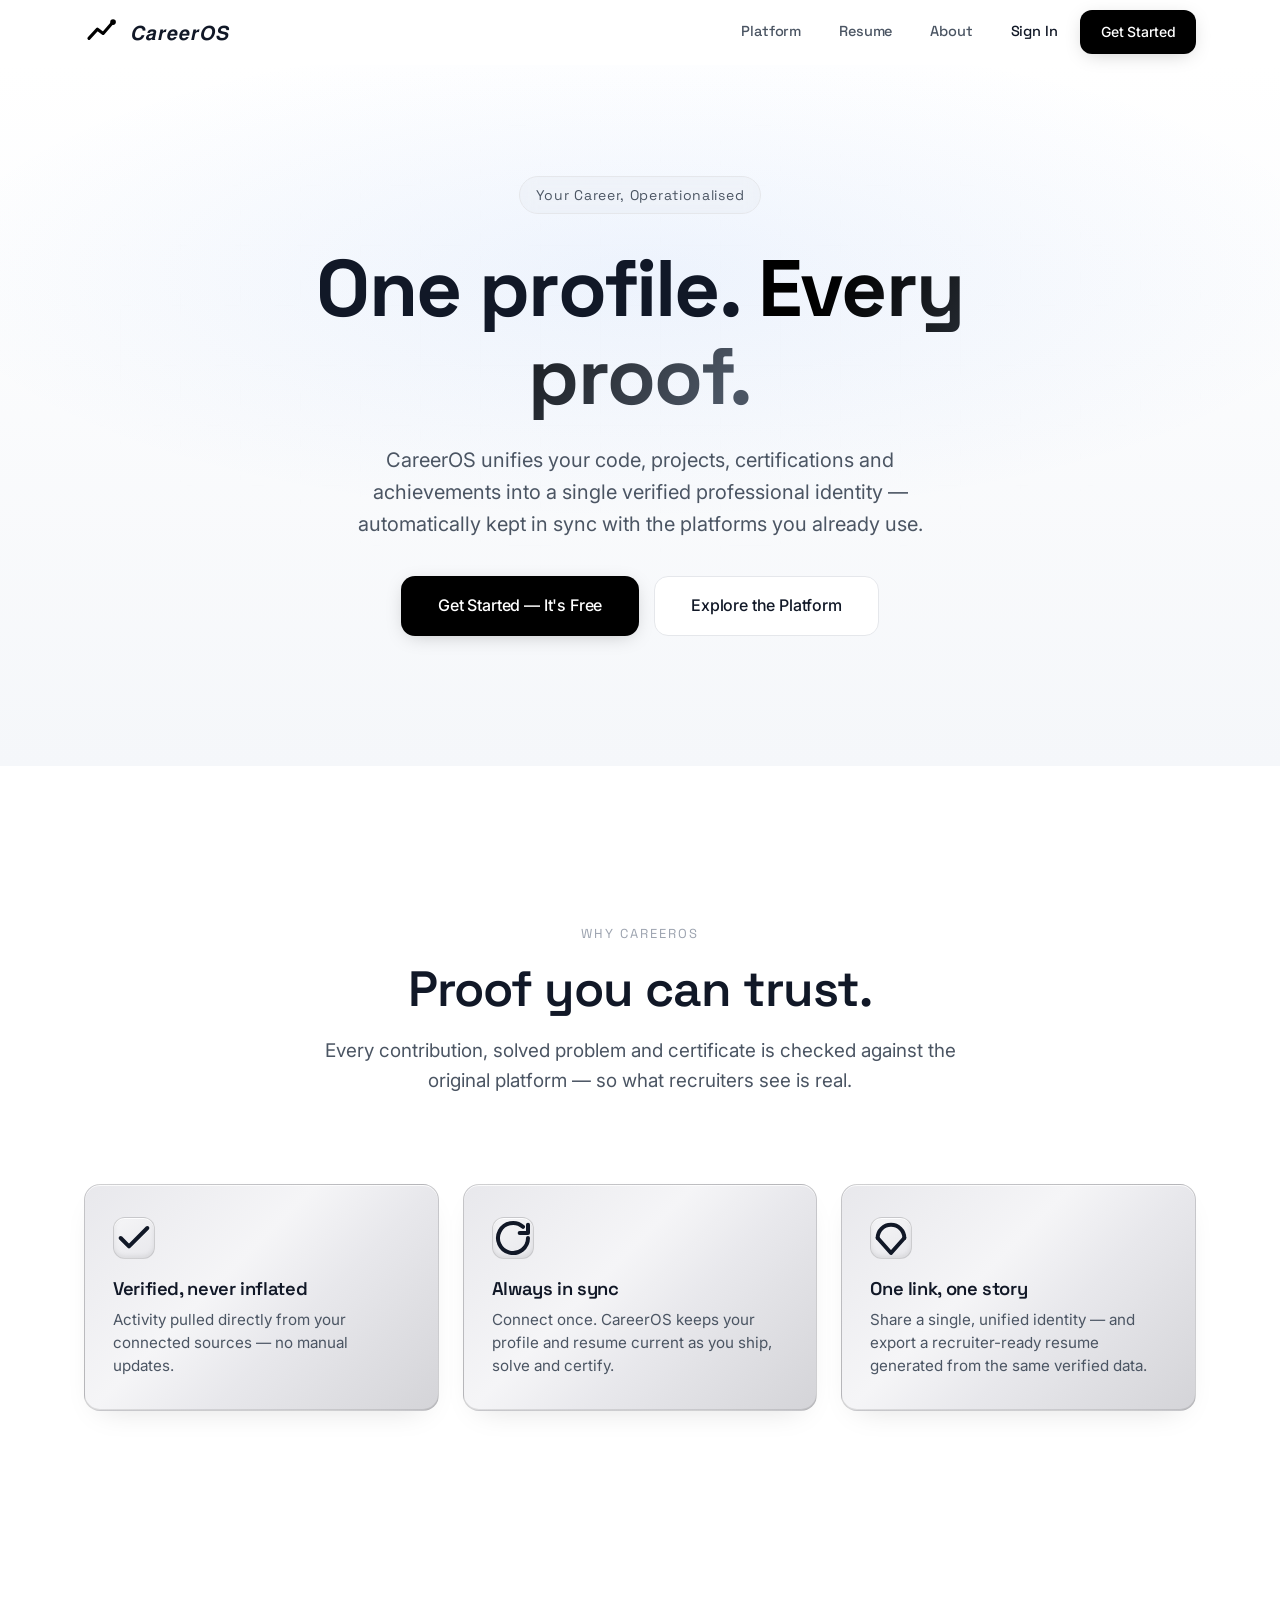
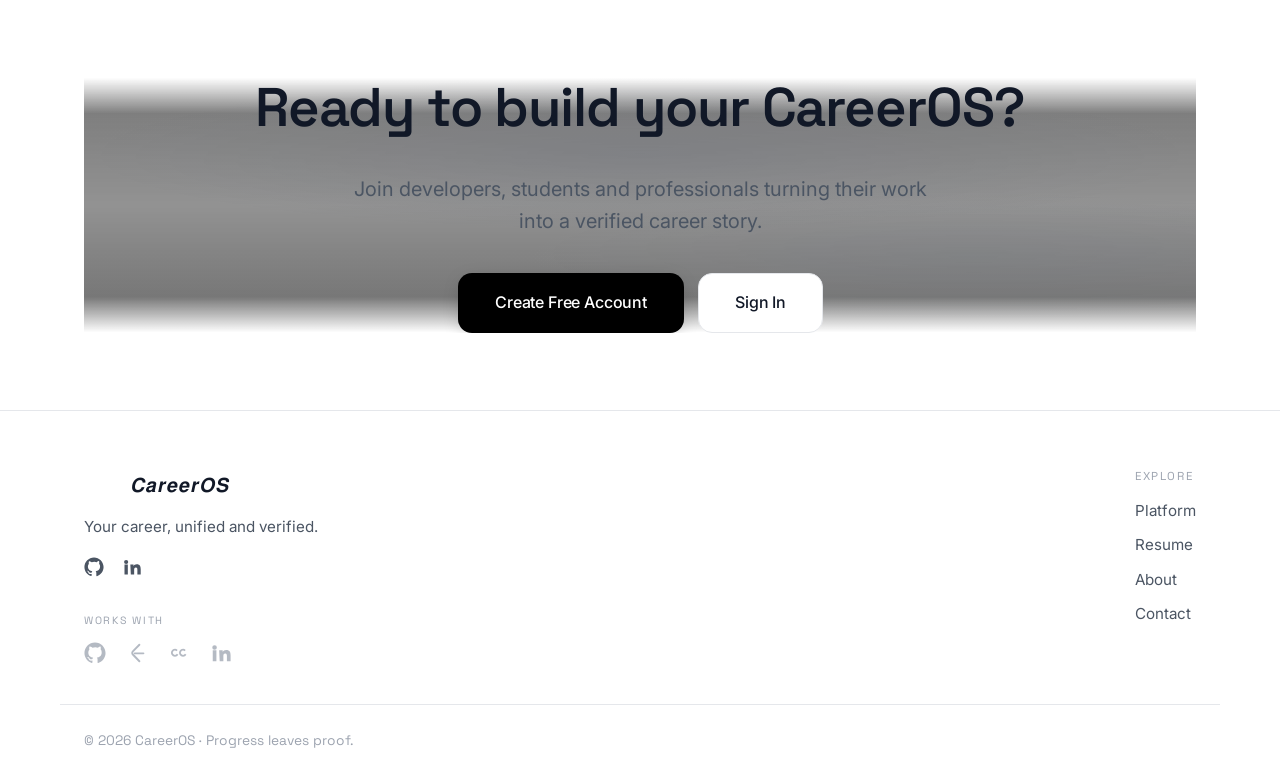
<file: index.html>
<!DOCTYPE html>
<html lang="en">
<head>
  <meta charset="UTF-8" />
  <meta name="viewport" content="width=device-width, initial-scale=1, viewport-fit=cover" />
  <meta name="theme-color" content="#ffffff" />
  <title>CareerOS — Your Professional Operating System</title>
  <meta name="description" content="One verified profile for every proof of your work. Connect GitHub, LeetCode, LinkedIn, projects and certifications into a single career identity." />

  <link rel="preconnect" href="https://fonts.googleapis.com" />
  <link rel="preconnect" href="https://fonts.gstatic.com" crossorigin />
  <link href="https://fonts.googleapis.com/css2?family=DotGothic16&family=Inter:wght@400;500;600&family=JetBrains+Mono:wght@500;600&family=Space+Grotesk:wght@500;600;700&display=swap" rel="stylesheet" />

  <link rel="stylesheet" href="css/style.css" />
</head>
<body>
  <!-- NAVBAR -->
  <header class="nav is-scrolled" id="nav">
    <div class="container nav__inner">
      <a class="brand" href="index.html" aria-label="CareerOS home">
        <svg class="brand__mark" viewBox="0 0 24 24" fill="none" aria-hidden="true">
          <path d="M3.5 16.5 L9.5 10 L13.5 13 L20.5 5" stroke="#000000" stroke-width="2.2" stroke-linecap="round" stroke-linejoin="round"/>
          <circle cx="20.5" cy="5" r="2" fill="#000000"/>
        </svg>
        <span class="brand__name">𝘾𝙖𝙧𝙚𝙚𝙧𝙊𝙎</span>
      </a>

      <nav class="nav__links" id="navLinks" aria-label="Primary">
        <a href="platform.html" class="nav__link">Platform</a>
        <a href="resume.html" class="nav__link">Resume</a>
        <a href="about.html" class="nav__link">About</a>
        <a href="signin.html" class="nav__link nav__signin">Sign In</a>
        <a href="signup.html" class="btn btn--primary btn--sm">Get Started</a>
      </nav>

      <button class="nav__toggle" id="navToggle" aria-label="Open menu" aria-expanded="false" aria-controls="mobileMenu">
        <span></span><span></span><span></span>
      </button>
    </div>
  </header>

  <!-- MOBILE MENU -->
  <div class="mobile-menu" id="mobileMenu" aria-hidden="true">
    <nav class="mobile-menu__links" aria-label="Mobile">
      <a href="platform.html" class="mobile-menu__link">Platform</a>
      <a href="resume.html" class="mobile-menu__link">Resume</a>
      <a href="about.html" class="mobile-menu__link">About</a>
      <a href="signin.html" class="mobile-menu__link">Sign In</a>
      <a href="signup.html" class="btn btn--primary mobile-menu__cta">Get Started</a>
    </nav>
  </div>

  <!-- HERO -->
  <main>
    <section class="hero">
      <div class="container hero__inner">
        <span class="eyebrow">Your Career, Operationalised</span>
        <h1 class="hero__title">One profile. <span class="hero__title-accent">Every proof.</span></h1>
        <p class="hero__desc">
          CareerOS unifies your code, projects, certifications and achievements into a single
          verified professional identity — automatically kept in sync with the platforms you
          already use.
        </p>
        <div class="hero__actions">
          <a class="btn btn--primary btn--lg" href="signup.html">Get Started — It's Free</a>
          <a class="btn btn--ghost btn--lg" href="platform.html">Explore the Platform</a>
        </div>
      </div>
    </section>

    <!-- VALUE PROPS -->
    <section class="section">
      <div class="container">
        <header class="section__head reveal">
          <span class="section__kicker">Why CareerOS</span>
          <h2 class="section__title">Proof you can trust.</h2>
          <p class="section__lede">
            Every contribution, solved problem and certificate is checked against the original platform — so what recruiters see is real.
          </p>
        </header>

        <div class="trust__grid">
          <article class="trust__item reveal">
            <span class="trust__check">
              <svg viewBox="0 0 24 24" fill="none" stroke="currentColor" stroke-width="2.4" stroke-linecap="round" stroke-linejoin="round" aria-hidden="true"><path d="M20 6 9 17l-5-5"/></svg>
            </span>
            <h3>Verified, never inflated</h3>
            <p>Activity pulled directly from your connected sources — no manual updates.</p>
          </article>
          <article class="trust__item reveal" data-delay="1">
            <span class="trust__check">
              <svg viewBox="0 0 24 24" fill="none" stroke="currentColor" stroke-width="2.4" stroke-linecap="round" stroke-linejoin="round" aria-hidden="true"><path d="M21 12a9 9 0 1 1-3-6.7"/><path d="M21 4v5h-5"/></svg>
            </span>
            <h3>Always in sync</h3>
            <p>Connect once. CareerOS keeps your profile and resume current as you ship, solve and certify.</p>
          </article>
          <article class="trust__item reveal" data-delay="2">
            <span class="trust__check">
              <svg viewBox="0 0 24 24" fill="none" stroke="currentColor" stroke-width="2.4" stroke-linecap="round" stroke-linejoin="round" aria-hidden="true"><path d="M4 12a8 8 0 0 1 8-8 8 8 0 0 1 8 8"/><path d="m4 12 8 9 8-9"/></svg>
            </span>
            <h3>One link, one story</h3>
            <p>Share a single, unified identity — and export a recruiter-ready resume generated from the same verified data.</p>
          </article>
        </div>
      </div>
    </section>

    <!-- CTA -->
    <section class="features">
      <div class="container">
        <div class="cta">
          <div class="cta__photo" aria-hidden="true"></div>
          <div class="cta__inner">
            <h2 class="cta__title">Ready to build your CareerOS?</h2>
            <p class="hero__desc">
              Join developers, students and professionals turning their work into a verified
              career story.
            </p>
            <div class="hero__actions">
              <a class="btn btn--primary btn--lg" href="signup.html">Create Free Account</a>
              <a class="btn btn--ghost btn--lg" href="signin.html">Sign In</a>
            </div>
          </div>
        </div>
      </div>
    </section>
  </main>

  <!-- FOOTER -->
  <footer class="footer">
    <div class="container footer__inner">
      <div class="footer__brand">
        <span class="brand brand--footer">
          <svg class="brand__mark" viewBox="0 0 24 24" fill="none" aria-hidden="true">
            <path d="M3.5 16.5 L9.5 10 L13.5 13 L20.5 5" stroke="#ffffff" stroke-width="2.2" stroke-linecap="round" stroke-linejoin="round"/>
            <circle cx="20.5" cy="5" r="2" fill="#ffffff"/>
          </svg>
          <span class="brand__name">𝘾𝙖𝙧𝙚𝙚𝙧𝙊𝙎</span>
        </span>
        <p class="footer__tagline">Your career, unified and verified.</p>
        <div class="footer__social">
          <a href="https://github.com/Sassyurs19" target="_blank" rel="noopener noreferrer" class="footer__social-link" aria-label="GitHub">
            <svg viewBox="0 0 24 24" fill="currentColor" aria-hidden="true"><path d="M12 .5C5.7.5.5 5.7.5 12c0 5.1 3.3 9.4 7.9 10.9.6.1.8-.3.8-.6v-2c-3.2.7-3.9-1.5-3.9-1.5-.5-1.3-1.3-1.7-1.3-1.7-1.1-.7.1-.7.1-.7 1.2.1 1.8 1.2 1.8 1.2 1 1.8 2.7 1.3 3.4 1 .1-.8.4-1.3.7-1.6-2.6-.3-5.3-1.3-5.3-5.8 0-1.3.5-2.3 1.2-3.1-.1-.3-.5-1.5.1-3.1 0 0 1-.3 3.3 1.2a11.5 11.5 0 0 1 6 0C17 4.6 18 4.9 18 4.9c.6 1.6.2 2.8.1 3.1.8.8 1.2 1.8 1.2 3.1 0 4.5-2.7 5.5-5.3 5.8.4.4.8 1.1.8 2.2v3.3c0 .3.2.7.8.6 4.6-1.5 7.9-5.8 7.9-10.9C23.5 5.7 18.3.5 12 .5z"/></svg>
          </a>
          <a href="https://www.linkedin.com/in/sasidhar-munnangi-b58671379" target="_blank" rel="noopener noreferrer" class="footer__social-link" aria-label="LinkedIn">
            <svg viewBox="0 0 24 24" fill="currentColor" aria-hidden="true"><path d="M4.98 3.5a2.5 2.5 0 1 1 0 5 2.5 2.5 0 0 1 0-5zM3 9h4v12H3zM10 9h3.8v1.7h.1c.53-.95 1.83-1.95 3.77-1.95 4.03 0 4.78 2.55 4.78 5.86V21h-4v-5.4c0-1.29-.02-2.95-1.8-2.95-1.8 0-2.07 1.4-2.07 2.85V21h-4z"/></svg>
          </a>
        </div>
        <div class="footer__trust">
          <span class="footer__trust-label">Works with</span>
          <ul class="footer__trust-logos" aria-label="Trusted integrations">
            <li aria-label="GitHub"><svg viewBox="0 0 24 24" fill="currentColor" aria-hidden="true"><path d="M12 .5C5.7.5.5 5.7.5 12c0 5.1 3.3 9.4 7.9 10.9.6.1.8-.3.8-.6v-2c-3.2.7-3.9-1.5-3.9-1.5-.5-1.3-1.3-1.7-1.3-1.7-1.1-.7.1-.7.1-.7 1.2.1 1.8 1.2 1.8 1.2 1 1.8 2.7 1.3 3.4 1 .1-.8.4-1.3.7-1.6-2.6-.3-5.3-1.3-5.3-5.8 0-1.3.5-2.3 1.2-3.1-.1-.3-.5-1.5.1-3.1 0 0 1-.3 3.3 1.2a11.5 11.5 0 0 1 6 0C17 4.6 18 4.9 18 4.9c.6 1.6.2 2.8.1 3.1.8.8 1.2 1.8 1.2 3.1 0 4.5-2.7 5.5-5.3 5.8.4.4.8 1.1.8 2.2v3.3c0 .3.2.7.8.6 4.6-1.5 7.9-5.8 7.9-10.9C23.5 5.7 18.3.5 12 .5z"/></svg></li>
            <li aria-label="LeetCode"><svg viewBox="0 0 24 24" fill="none" stroke="currentColor" stroke-width="2.1" stroke-linecap="round" stroke-linejoin="round" aria-hidden="true"><path d="M14.6 3 7.5 10.2a2.4 2.4 0 0 0 0 3.4L14.6 21"/><path d="M9.5 12.4h9.5"/></svg></li>
            <li aria-label="GeeksforGeeks"><svg viewBox="0 0 24 24" fill="currentColor" aria-hidden="true"><path d="M7.6 7.4a4.3 4.3 0 1 0 3.7 6.5l-1.6-1a2.4 2.4 0 1 1-2.1-3.6c.66 0 1.25.27 1.68.7l1.2-1.36A4.3 4.3 0 0 0 7.6 7.4z"/><path d="M16.4 7.4a4.3 4.3 0 1 0 3.7 6.5l-1.6-1a2.4 2.4 0 1 1-2.1-3.6c.66 0 1.25.27 1.68.7l1.2-1.36a4.3 4.3 0 0 0-2.88-1.24z"/></svg></li>
            <li aria-label="LinkedIn"><svg viewBox="0 0 24 24" fill="currentColor" aria-hidden="true"><path d="M4.98 3.5a2.5 2.5 0 1 1 0 5 2.5 2.5 0 0 1 0-5zM3 9h4v12H3zM10 9h3.8v1.7h.1c.53-.95 1.83-1.95 3.77-1.95 4.03 0 4.78 2.55 4.78 5.86V21h-4v-5.4c0-1.29-.02-2.95-1.8-2.95-1.8 0-2.07 1.4-2.07 2.85V21h-4z"/></svg></li>
          </ul>
        </div>
      </div>
      <nav class="footer__nav" aria-label="Footer navigation">
        <span class="footer__nav-title">Explore</span>
        <a href="platform.html">Platform</a>
        <a href="resume.html">Resume</a>
        <a href="about.html">About</a>
        <a href="mailto:sassyurs19@gmail.com">Contact</a>
      </nav>
    </div>
    <div class="container footer__bottom">
      <p class="footer__note">© 2026 CareerOS · Progress leaves proof.</p>
    </div>
  </footer>

  <script src="js/navbar.js"></script>
  <script src="js/animations.js"></script>
  <script src="js/loader.js"></script>
  <script src="js/navigation.js"></script>
  <script src="js/github.js"></script>
  <script src="js/google.js"></script>
  <script src="js/toast.js"></script>
  <script src="js/modal.js"></script>
  <script src="js/app.js"></script>
</body>
</html>
</file>
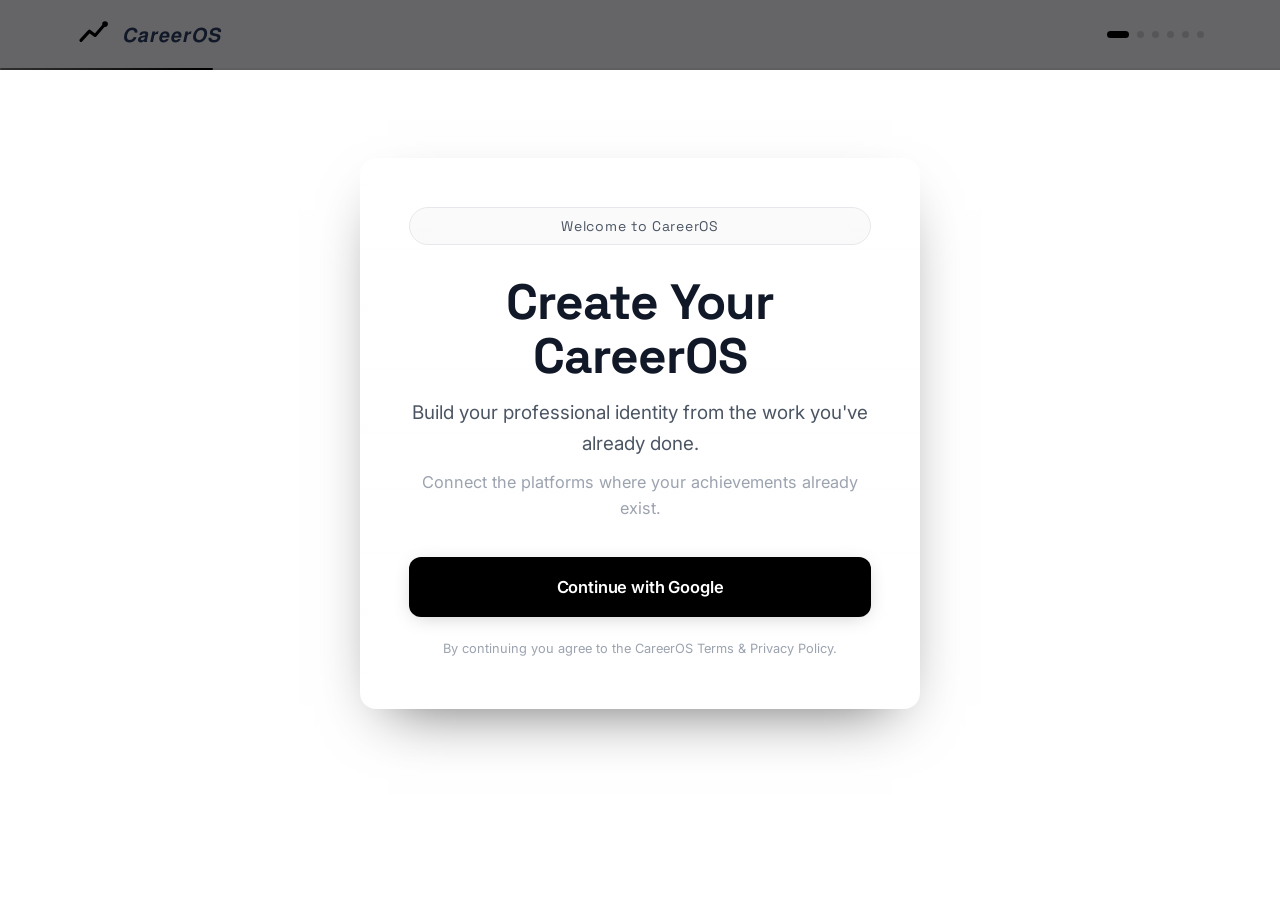
<file: onboarding/index.html>
<!DOCTYPE html>
<html lang="en">
<head>
  <meta charset="UTF-8" />
  <meta name="viewport" content="width=device-width, initial-scale=1, viewport-fit=cover" />
  <meta name="theme-color" content="#ffffff" />
  <title>Create Your CareerOS — Onboarding</title>
  <meta name="description" content="Set up your CareerOS — a single professional operating system for your projects, coding profiles, achievements, certifications and career progress." />

  <link rel="preconnect" href="https://fonts.googleapis.com" />
  <link rel="preconnect" href="https://fonts.gstatic.com" crossorigin />
  <link href="https://fonts.googleapis.com/css2?family=DotGothic16&family=Inter:wght@400;500;600&family=JetBrains+Mono:wght@500;600&family=Space+Grotesk:wght@500;600;700&display=swap" rel="stylesheet" />

  <link rel="stylesheet" href="../css/style.css" />

  <!-- Google Identity Services (real OAuth; activates once GOOGLE_CLIENT_ID is set in js/app.js) -->
  <script src="https://accounts.google.com/gsi/client" async></script>
</head>
<body data-google-redirect="../dashboard.html">
  <!-- TOP BAR: brand + progress -->
  <header class="ob-top">
    <div class="ob-top__inner">
      <button class="ob-back" id="obBack" type="button" aria-label="Go back" hidden>
        <svg viewBox="0 0 24 24" fill="none" aria-hidden="true">
          <path d="M15 5 L8 12 L15 19" stroke="currentColor" stroke-width="2.2" stroke-linecap="round" stroke-linejoin="round"/>
        </svg>
      </button>

      <a class="brand" href="../index.html" aria-label="CareerOS home">
        <svg class="brand__mark" viewBox="0 0 24 24" fill="none" aria-hidden="true">
          <path d="M3.5 16.5 L9.5 10 L13.5 13 L20.5 5" stroke="#000000" stroke-width="2.2" stroke-linecap="round" stroke-linejoin="round"/>
          <circle cx="20.5" cy="5" r="2" fill="#000000"/>
        </svg>
        <span class="brand__name">𝘾𝙖𝙧𝙚𝙚𝙧𝙊𝙎</span>
      </a>

      <div class="ob-steps" id="obSteps" aria-hidden="true"></div>
    </div>
    <div class="ob-progress"><span class="ob-progress__fill" id="obProgressFill"></span></div>
  </header>

  <main class="ob-main" id="obMain">

    <!-- STEP 1 — WELCOME -->
    <section class="ob-step is-active" data-step="1" aria-labelledby="s1-title">
      <div class="ob-step__inner ob-welcome">
        <span class="eyebrow">Welcome to CareerOS</span>
        <h1 class="ob-h1" id="s1-title">Create Your CareerOS</h1>
        <p class="ob-sub">Build your professional identity from the work you've already done.</p>
        <p class="ob-desc">Connect the platforms where your achievements already exist.</p>

        <div class="ob-welcome__actions">
          <button class="btn btn--primary btn--lg ob-oauth" type="button" data-google-connect>
            <svg viewBox="0 0 24 24" aria-hidden="true" class="ob-oauth__icon">
              <path fill="#4285F4" d="M22.56 12.25c0-.78-.07-1.53-.2-2.25H12v4.26h5.92a5.06 5.06 0 0 1-2.2 3.32v2.77h3.57c2.08-1.92 3.27-4.74 3.27-8.1z"/>
              <path fill="#34A853" d="M12 23c2.97 0 5.46-.98 7.28-2.65l-3.57-2.77c-.98.66-2.23 1.06-3.71 1.06-2.86 0-5.29-1.93-6.16-4.53H2.18v2.84A11 11 0 0 0 12 23z"/>
              <path fill="#FBBC05" d="M5.84 14.11a6.6 6.6 0 0 1 0-4.22V7.05H2.18a11 11 0 0 0 0 9.9l3.66-2.84z"/>
              <path fill="#EA4335" d="M12 5.38c1.62 0 3.06.56 4.21 1.64l3.15-3.15C17.45 2.09 14.97 1 12 1A11 11 0 0 0 2.18 7.05l3.66 2.84C6.71 7.31 9.14 5.38 12 5.38z"/>
            </svg>
            Continue with Google
          </button>
        </div>
        <p class="ob-fineprint">By continuing you agree to the CareerOS Terms &amp; Privacy Policy.</p>
      </div>
    </section>

    <!-- STEP 2 — USER TYPE -->
    <section class="ob-step" data-step="2" aria-labelledby="s2-title" hidden>
      <div class="ob-step__inner">
        <span class="ob-kicker">Step 2</span>
        <h2 class="ob-h2" id="s2-title">What best describes you?</h2>
        <p class="ob-sub">We'll tailor your CareerOS to fit where you are right now.</p>

        <div class="ob-cards ob-cards--type" role="radiogroup" aria-label="User type">
          <button class="ob-card" type="button" role="radio" aria-checked="false" data-single="userType" data-value="Student">
            <span class="ob-card__icon" aria-hidden="true">🎓</span>
            <span class="ob-card__title">Student</span>
            <span class="ob-card__desc">Learning, building skills and projects.</span>
          </button>
          <button class="ob-card" type="button" role="radio" aria-checked="false" data-single="userType" data-value="Job Seeker">
            <span class="ob-card__icon" aria-hidden="true">🔍</span>
            <span class="ob-card__title">Job Seeker</span>
            <span class="ob-card__desc">Actively looking for the next role.</span>
          </button>
          <button class="ob-card" type="button" role="radio" aria-checked="false" data-single="userType" data-value="Developer">
            <span class="ob-card__icon" aria-hidden="true">⌨️</span>
            <span class="ob-card__title">Developer</span>
            <span class="ob-card__desc">Shipping code and solving problems.</span>
          </button>
          <button class="ob-card" type="button" role="radio" aria-checked="false" data-single="userType" data-value="Professional">
            <span class="ob-card__icon" aria-hidden="true">💼</span>
            <span class="ob-card__title">Professional</span>
            <span class="ob-card__desc">Growing an established career.</span>
          </button>
        </div>

        <div class="ob-actions">
          <button class="btn btn--primary btn--lg ob-continue" type="button" data-next data-requires="userType" disabled>Continue</button>
        </div>
      </div>
    </section>

    <!-- STEP 3 — CONNECT YOUR ECOSYSTEM -->
    <section class="ob-step" data-step="3" aria-labelledby="s3-title" hidden>
      <div class="ob-step__inner">
        <span class="ob-kicker">Step 3</span>
        <h2 class="ob-h2" id="s3-title">Connect Your Ecosystem</h2>
        <p class="ob-sub">Import your achievements automatically.</p>

        <ul class="ob-connect" aria-label="Platforms to connect">
          <li class="ob-connect__row" data-connect="LeetCode">
            <span class="ob-connect__brand">
              <span class="ob-connect__logo ob-connect__logo--lc" aria-hidden="true">
                <svg viewBox="0 0 24 24" fill="none" stroke="currentColor" stroke-width="2.1" stroke-linecap="round" stroke-linejoin="round"><path d="M14.6 3 7.5 10.2a2.4 2.4 0 0 0 0 3.4L14.6 21"/><path d="M9.5 12.4h9.5"/></svg>
              </span>
              <span class="ob-connect__meta">
                <span class="ob-connect__name">LeetCode</span>
                <span class="ob-connect__hint">Problems solved &amp; contest rating</span>
              </span>
            </span>
            <button class="btn btn--ghost btn--sm ob-connect__btn" type="button">Connect</button>
          </li>
          <li class="ob-connect__row" data-connect="GeeksforGeeks">
            <span class="ob-connect__brand">
              <span class="ob-connect__logo ob-connect__logo--gfg" aria-hidden="true">
                <svg viewBox="0 0 24 24" fill="currentColor"><path d="M7.6 7.4a4.3 4.3 0 1 0 3.7 6.5l-1.6-1a2.4 2.4 0 1 1-2.1-3.6c.66 0 1.25.27 1.68.7l1.2-1.36A4.3 4.3 0 0 0 7.6 7.4z"/><path d="M16.4 7.4a4.3 4.3 0 1 0 3.7 6.5l-1.6-1a2.4 2.4 0 1 1-2.1-3.6c.66 0 1.25.27 1.68.7l1.2-1.36a4.3 4.3 0 0 0-2.88-1.24z"/></svg>
              </span>
              <span class="ob-connect__meta">
                <span class="ob-connect__name">GeeksforGeeks</span>
                <span class="ob-connect__hint">Practice stats &amp; articles</span>
              </span>
            </span>
            <button class="btn btn--ghost btn--sm ob-connect__btn" type="button">Connect</button>
          </li>
          <li class="ob-connect__row" data-connect="LinkedIn">
            <span class="ob-connect__brand">
              <span class="ob-connect__logo ob-connect__logo--in" aria-hidden="true">
                <svg viewBox="0 0 24 24" fill="currentColor"><path d="M4.98 3.5a2.5 2.5 0 1 1 0 5 2.5 2.5 0 0 1 0-5zM3 9h4v12H3zM10 9h3.8v1.7h.1c.53-.95 1.83-1.95 3.77-1.95 4.03 0 4.78 2.55 4.78 5.86V21h-4v-5.4c0-1.29-.02-2.95-1.8-2.95-1.8 0-2.07 1.4-2.07 2.85V21h-4z"/></svg>
              </span>
              <span class="ob-connect__meta">
                <span class="ob-connect__name">LinkedIn</span>
                <span class="ob-connect__hint">Experience, education &amp; network</span>
              </span>
            </span>
            <button class="btn btn--ghost btn--sm ob-connect__btn" type="button">Connect</button>
          </li>
        </ul>

        <div class="ob-actions ob-actions--split">
          <button class="ob-skip" type="button" data-next>Skip for now</button>
          <button class="btn btn--primary btn--lg" type="button" data-next>Continue</button>
        </div>
      </div>
    </section>

    <!-- STEP 4 — CAREER SNAPSHOT -->
    <section class="ob-step" data-step="4" aria-labelledby="s4-title" hidden>
      <div class="ob-step__inner ob-step__inner--wide">
        <span class="ob-kicker">Step 4</span>
        <h2 class="ob-h2" id="s4-title">Tell us about your goals</h2>
        <p class="ob-sub">A few quick choices so CareerOS can focus on what matters to you.</p>

        <div class="ob-field">
          <h3 class="ob-field__label">Current status</h3>
          <div class="ob-chips" role="radiogroup" aria-label="Current status">
            <button class="ob-chip" type="button" role="radio" aria-checked="false" data-single="status" data-value="Student">Student</button>
            <button class="ob-chip" type="button" role="radio" aria-checked="false" data-single="status" data-value="Graduate">Graduate</button>
            <button class="ob-chip" type="button" role="radio" aria-checked="false" data-single="status" data-value="Working Professional">Working Professional</button>
          </div>
        </div>

        <div class="ob-field">
          <h3 class="ob-field__label">Interested domains <span class="ob-field__hint">choose any</span></h3>
          <div class="ob-chips">
            <button class="ob-chip" type="button" aria-pressed="false" data-multi="domains" data-value="Software Development">Software Development</button>
            <button class="ob-chip" type="button" aria-pressed="false" data-multi="domains" data-value="Artificial Intelligence">Artificial Intelligence</button>
            <button class="ob-chip" type="button" aria-pressed="false" data-multi="domains" data-value="Cybersecurity">Cybersecurity</button>
            <button class="ob-chip" type="button" aria-pressed="false" data-multi="domains" data-value="Data Science">Data Science</button>
            <button class="ob-chip" type="button" aria-pressed="false" data-multi="domains" data-value="Cloud Computing">Cloud Computing</button>
            <button class="ob-chip" type="button" aria-pressed="false" data-multi="domains" data-value="Electronics & Communication">Electronics &amp; Communication</button>
            <button class="ob-chip" type="button" aria-pressed="false" data-multi="domains" data-value="Product Management">Product Management</button>
            <button class="ob-chip" type="button" aria-pressed="false" data-multi="domains" data-value="UI/UX Design">UI/UX Design</button>
          </div>
        </div>

        <div class="ob-field">
          <h3 class="ob-field__label">Career goal</h3>
          <div class="ob-chips" role="radiogroup" aria-label="Career goal">
            <button class="ob-chip" type="button" role="radio" aria-checked="false" data-single="goal" data-value="Dream Company">Dream Company</button>
            <button class="ob-chip" type="button" role="radio" aria-checked="false" data-single="goal" data-value="Higher Studies">Higher Studies</button>
            <button class="ob-chip" type="button" role="radio" aria-checked="false" data-single="goal" data-value="Freelancing">Freelancing</button>
            <button class="ob-chip" type="button" role="radio" aria-checked="false" data-single="goal" data-value="Startup Founder">Startup Founder</button>
            <button class="ob-chip" type="button" role="radio" aria-checked="false" data-single="goal" data-value="Government Jobs">Government Jobs</button>
          </div>
        </div>

        <div class="ob-actions">
          <button class="btn btn--primary btn--lg" type="button" data-next data-build>Continue</button>
        </div>
      </div>
    </section>

    <!-- STEP 5 — PROFILE CREATION (loading) -->
    <section class="ob-step ob-step--loading" data-step="5" data-onenter="loading" aria-labelledby="s5-title" hidden>
      <div class="ob-step__inner ob-loading">
        <svg class="ob-loading__logo" viewBox="0 0 24 24" fill="none" aria-hidden="true">
          <path d="M3.5 16.5 L9.5 10 L13.5 13 L20.5 5" stroke="#ffffff" stroke-width="2.2" stroke-linecap="round" stroke-linejoin="round"/>
          <circle cx="20.5" cy="5" r="2" fill="#ffffff"/>
        </svg>
        <h2 class="ob-h2" id="s5-title">Creating your CareerOS…</h2>
        <p class="ob-loading__msg" id="obLoadingMsg">Importing achievements…</p>
        <div class="ob-loading__bar"><span class="ob-loading__fill" id="obLoadingFill"></span></div>
        <div class="ob-loading__pct" id="obLoadingPct">0%</div>
      </div>
    </section>

    <!-- STEP 6 — SUCCESS -->
    <section class="ob-step" data-step="6" aria-labelledby="s6-title" hidden>
      <div class="ob-step__inner ob-success">
        <span class="ob-success__badge" aria-hidden="true">
          <svg viewBox="0 0 24 24" fill="none"><path d="M5 12.5 L10 17.5 L19 7" stroke="currentColor" stroke-width="2.4" stroke-linecap="round" stroke-linejoin="round"/></svg>
        </span>
        <h2 class="ob-h2" id="s6-title">Welcome to CareerOS</h2>
        <p class="ob-sub">Your professional journey starts here.</p>

        <ul class="ob-checklist">
          <li><span class="ob-checklist__tick" aria-hidden="true">✓</span> Ecosystem Connected</li>
          <li><span class="ob-checklist__tick" aria-hidden="true">✓</span> LeetCode Connected</li>
          <li><span class="ob-checklist__tick" aria-hidden="true">✓</span> LinkedIn Connected</li>
          <li><span class="ob-checklist__tick" aria-hidden="true">✓</span> Career Profile Created</li>
        </ul>

        <div class="ob-welcome__actions">
          <a class="btn btn--primary btn--lg" href="../index.html">Enter Dashboard</a>
          <a class="btn btn--ghost btn--lg" href="../resume.html">Complete Profile</a>
        </div>
      </div>
    </section>

  </main>

  <script src="../js/navbar.js"></script>
  <script src="../js/animations.js"></script>
  <script src="../js/loader.js"></script>
  <script src="../js/navigation.js"></script>
  <script src="../js/auth.js"></script>
  <script src="../js/github.js"></script>
  <script src="../js/google.js"></script>
  <script src="../js/toast.js"></script>
  <script src="../js/modal.js"></script>
  <script src="../js/app.js"></script>
</body>
</html>
</file>
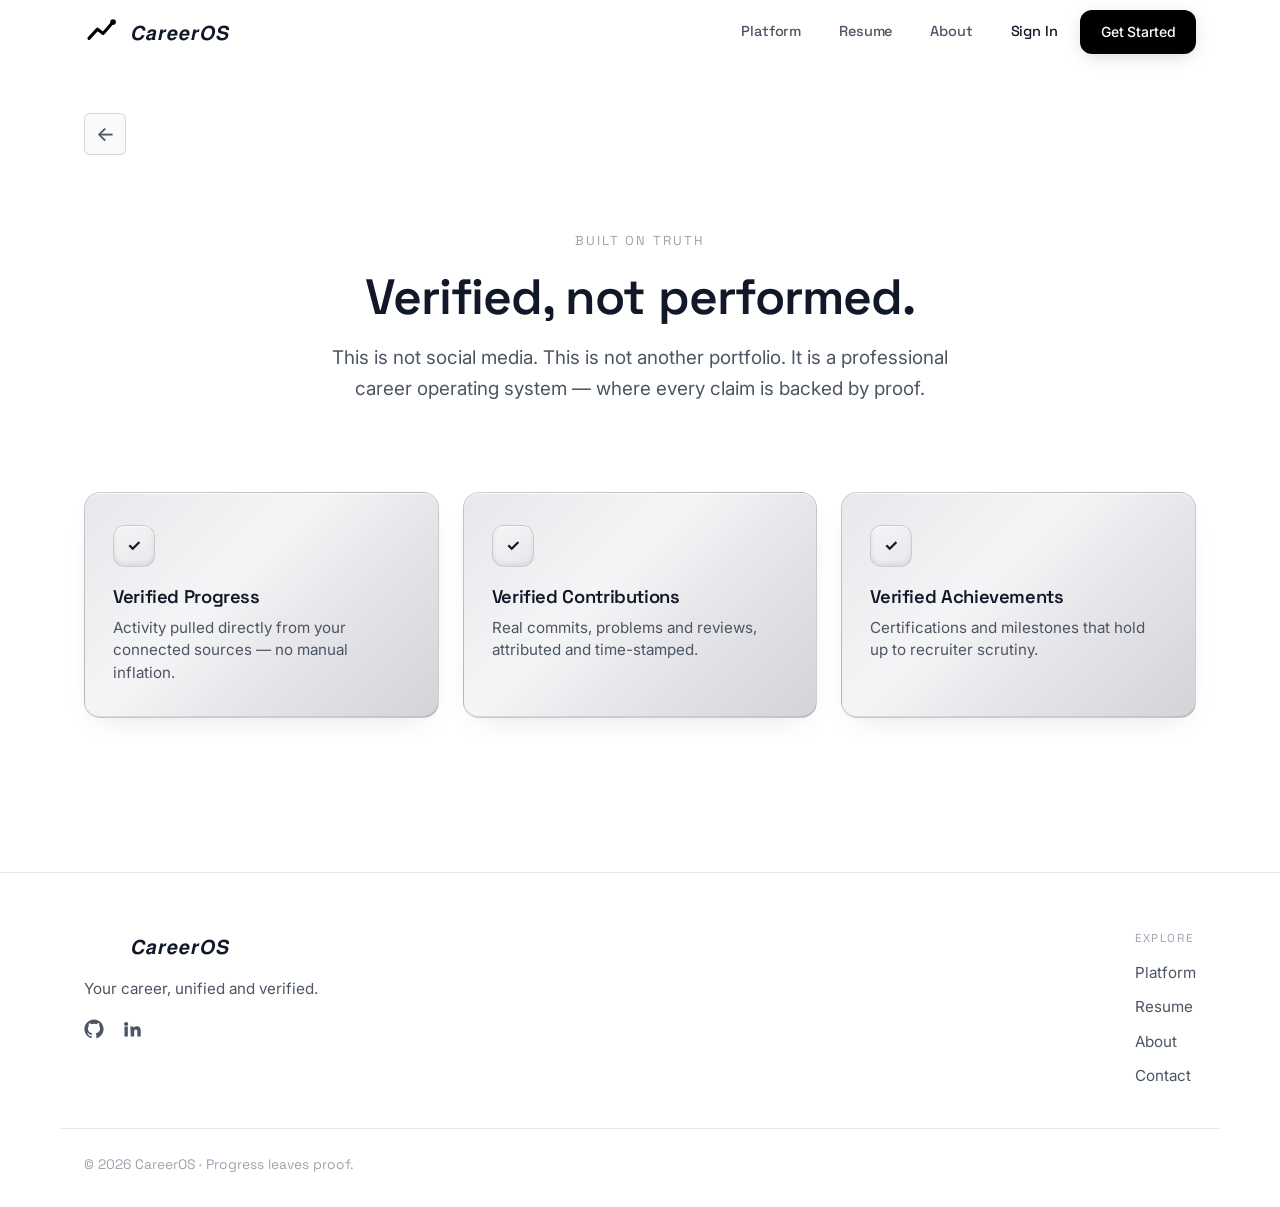
<file: about.html>
<!DOCTYPE html>
<html lang="en">
<head>
  <meta charset="UTF-8" />
  <meta name="viewport" content="width=device-width, initial-scale=1, viewport-fit=cover" />
  <meta name="theme-color" content="#ffffff" />
  <title>About — CareerOS</title>
  <meta name="description" content="Verified, not performed. CareerOS is a professional career operating system where every claim is backed by proof." />

  <link rel="preconnect" href="https://fonts.googleapis.com" />
  <link rel="preconnect" href="https://fonts.gstatic.com" crossorigin />
  <link href="https://fonts.googleapis.com/css2?family=DotGothic16&family=Inter:wght@400;500;600&family=JetBrains+Mono:wght@500;600&family=Space+Grotesk:wght@500;600;700&display=swap" rel="stylesheet" />

  <link rel="stylesheet" href="css/style.css" />
</head>
<body>
  <header class="nav is-scrolled" id="nav">
    <div class="container nav__inner">
      <a class="brand" href="index.html" aria-label="CareerOS home">
        <svg class="brand__mark" viewBox="0 0 24 24" fill="none" aria-hidden="true">
          <path d="M3.5 16.5 L9.5 10 L13.5 13 L20.5 5" stroke="#000000" stroke-width="2.2" stroke-linecap="round" stroke-linejoin="round"/>
          <circle cx="20.5" cy="5" r="2" fill="#000000"/>
        </svg>
        <span class="brand__name">𝘾𝙖𝙧𝙚𝙚𝙧𝙊𝙎</span>
      </a>

      <nav class="nav__links" id="navLinks" aria-label="Primary">
        <a href="platform.html" class="nav__link">Platform</a>
        <a href="resume.html" class="nav__link">Resume</a>
        <a href="about.html" class="nav__link">About</a>
        <a href="signin.html" class="nav__link nav__signin">Sign In</a>
        <a href="signup.html" class="btn btn--primary btn--sm">Get Started</a>
      </nav>

      <button class="nav__toggle" id="navToggle" aria-label="Open menu" aria-expanded="false" aria-controls="mobileMenu">
        <span></span><span></span><span></span>
      </button>
    </div>
  </header>

  <div class="mobile-menu" id="mobileMenu" aria-hidden="true">
    <nav class="mobile-menu__links" aria-label="Mobile">
      <a href="platform.html" class="mobile-menu__link">Platform</a>
      <a href="resume.html" class="mobile-menu__link">Resume</a>
      <a href="about.html" class="mobile-menu__link">About</a>
      <a href="signin.html" class="mobile-menu__link">Sign In</a>
      <a href="signup.html" class="btn btn--primary mobile-menu__cta">Get Started</a>
    </nav>
  </div>

  <main>
    <div class="container">
      <div class="pagebar reveal">
        <a href="index.html" class="pagebar__link pagebar__arrow-only" aria-label="Back to home"><span class="pagebar__arrow">←</span></a>
      </div>
    </div>

    <section class="section page-section trust" id="trust">
      <div class="container">
        <header class="section__head reveal">
          <span class="section__kicker">Built on truth</span>
          <h2 class="section__title">Verified, not performed.</h2>
          <p class="section__lede">
            This is not social media. This is not another portfolio. It is a
            professional career operating system — where every claim is backed
            by proof.
          </p>
        </header>

        <div class="trust__grid">
          <div class="trust__item reveal">
            <span class="trust__check">✓</span>
            <h3>Verified Progress</h3>
            <p>Activity pulled directly from your connected sources — no manual inflation.</p>
          </div>
          <div class="trust__item reveal" data-delay="1">
            <span class="trust__check">✓</span>
            <h3>Verified Contributions</h3>
            <p>Real commits, problems and reviews, attributed and time-stamped.</p>
          </div>
          <div class="trust__item reveal" data-delay="2">
            <span class="trust__check">✓</span>
            <h3>Verified Achievements</h3>
            <p>Certifications and milestones that hold up to recruiter scrutiny.</p>
          </div>
        </div>
      </div>
    </section>
  </main>

  <footer class="footer">
    <div class="container footer__inner">
      <div class="footer__brand">
        <span class="brand brand--footer">
          <svg class="brand__mark" viewBox="0 0 24 24" fill="none" aria-hidden="true">
            <path d="M3.5 16.5 L9.5 10 L13.5 13 L20.5 5" stroke="#ffffff" stroke-width="2.2" stroke-linecap="round" stroke-linejoin="round"/>
            <circle cx="20.5" cy="5" r="2" fill="#ffffff"/>
          </svg>
          <span class="brand__name">𝘾𝙖𝙧𝙚𝙚𝙧𝙊𝙎</span>
        </span>
        <p class="footer__tagline">Your career, unified and verified.</p>
        <div class="footer__social">
          <a href="https://github.com/Sassyurs19" target="_blank" rel="noopener noreferrer" class="footer__social-link" aria-label="GitHub">
            <svg viewBox="0 0 24 24" fill="currentColor" aria-hidden="true"><path d="M12 .5C5.7.5.5 5.7.5 12c0 5.1 3.3 9.4 7.9 10.9.6.1.8-.3.8-.6v-2c-3.2.7-3.9-1.5-3.9-1.5-.5-1.3-1.3-1.7-1.3-1.7-1.1-.7.1-.7.1-.7 1.2.1 1.8 1.2 1.8 1.2 1 1.8 2.7 1.3 3.4 1 .1-.8.4-1.3.7-1.6-2.6-.3-5.3-1.3-5.3-5.8 0-1.3.5-2.3 1.2-3.1-.1-.3-.5-1.5.1-3.1 0 0 1-.3 3.3 1.2a11.5 11.5 0 0 1 6 0C17 4.6 18 4.9 18 4.9c.6 1.6.2 2.8.1 3.1.8.8 1.2 1.8 1.2 3.1 0 4.5-2.7 5.5-5.3 5.8.4.4.8 1.1.8 2.2v3.3c0 .3.2.7.8.6 4.6-1.5 7.9-5.8 7.9-10.9C23.5 5.7 18.3.5 12 .5z"/></svg>
          </a>
          <a href="https://www.linkedin.com/in/sasidhar-munnangi-b58671379" target="_blank" rel="noopener noreferrer" class="footer__social-link" aria-label="LinkedIn">
            <svg viewBox="0 0 24 24" fill="currentColor" aria-hidden="true"><path d="M4.98 3.5a2.5 2.5 0 1 1 0 5 2.5 2.5 0 0 1 0-5zM3 9h4v12H3zM10 9h3.8v1.7h.1c.53-.95 1.83-1.95 3.77-1.95 4.03 0 4.78 2.55 4.78 5.86V21h-4v-5.4c0-1.29-.02-2.95-1.8-2.95-1.8 0-2.07 1.4-2.07 2.85V21h-4z"/></svg>
          </a>
        </div>
      </div>
      <nav class="footer__nav" aria-label="Footer navigation">
        <span class="footer__nav-title">Explore</span>
        <a href="platform.html">Platform</a>
        <a href="resume.html">Resume</a>
        <a href="about.html">About</a>
        <a href="mailto:sassyurs19@gmail.com">Contact</a>
      </nav>
    </div>
    <div class="container footer__bottom">
      <p class="footer__note">© 2026 CareerOS · Progress leaves proof.</p>
    </div>
  </footer>

  <script src="js/navbar.js"></script>
  <script src="js/animations.js"></script>
  <script src="js/loader.js"></script>
  <script src="js/navigation.js"></script>
  <script src="js/github.js"></script>
  <script src="js/google.js"></script>
  <script src="js/toast.js"></script>
  <script src="js/modal.js"></script>
  <script src="js/app.js"></script>
</body>
</html>
</file>
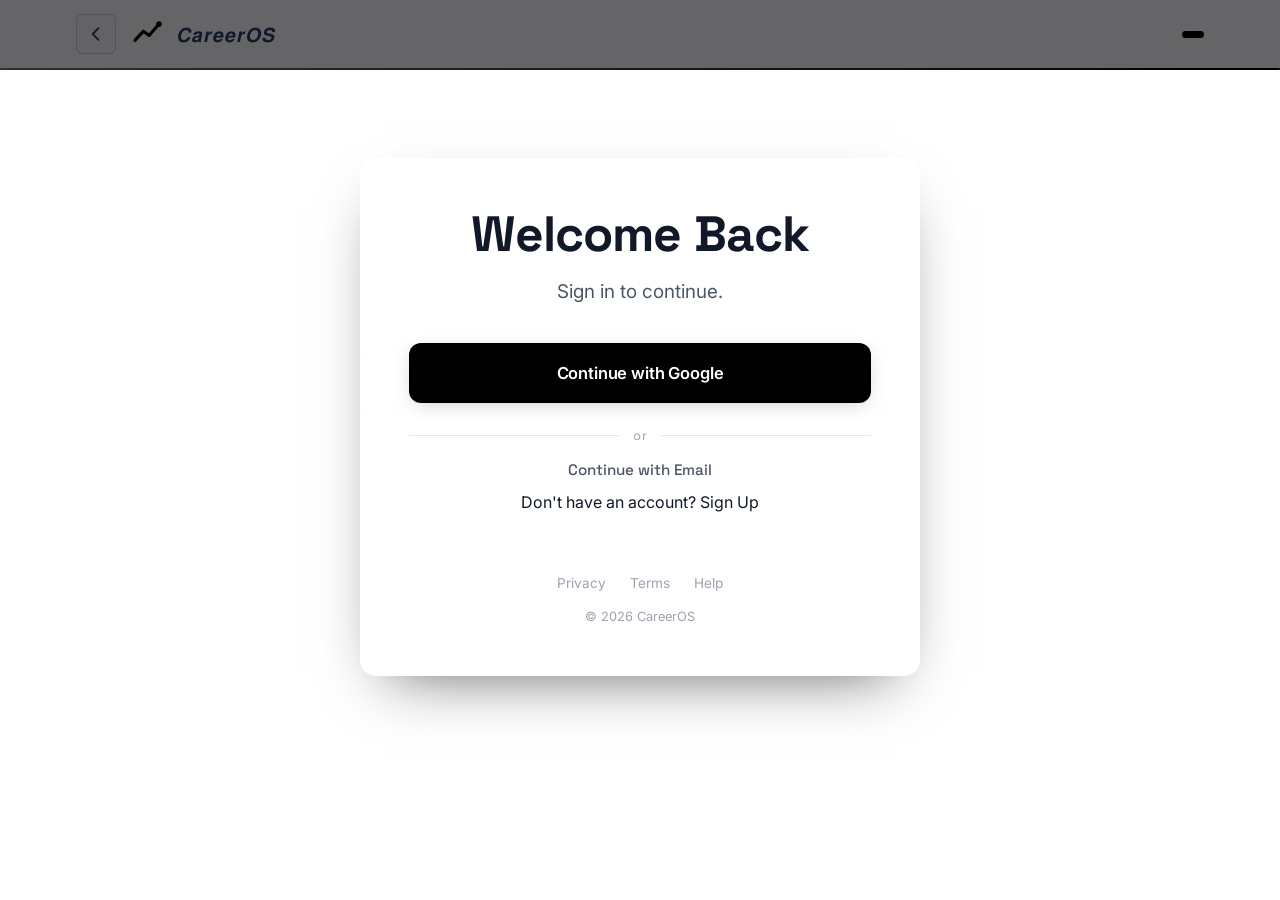
<file: dashboard.html>
<!DOCTYPE html>
<html lang="en">
<head>
  <meta charset="UTF-8" />
  <meta name="viewport" content="width=device-width, initial-scale=1, viewport-fit=cover" />
  <meta name="theme-color" content="#ffffff" />
  <title>Dashboard — CareerOS</title>
  <meta name="description" content="Your CareerOS dashboard — verified projects, connected coding profiles, achievements and certifications in one place." />

  <link rel="preconnect" href="https://fonts.googleapis.com" />
  <link rel="preconnect" href="https://fonts.gstatic.com" crossorigin />
  <link href="https://fonts.googleapis.com/css2?family=DotGothic16&family=Inter:wght@400;500;600&family=JetBrains+Mono:wght@500;600&family=Space+Grotesk:wght@500;600;700&display=swap" rel="stylesheet" />

  <link rel="stylesheet" href="css/style.css" />
</head>
<body class="app-page app-dashboard" data-app-page>
  <!-- NAVBAR -->
  <header class="nav is-scrolled" id="nav">
    <div class="container nav__inner">
      <a class="brand" href="dashboard.html" aria-label="CareerOS home">
        <svg class="brand__mark" viewBox="0 0 24 24" fill="none" aria-hidden="true">
          <path d="M3.5 16.5 L9.5 10 L13.5 13 L20.5 5" stroke="#000000" stroke-width="2.2" stroke-linecap="round" stroke-linejoin="round"/>
          <circle cx="20.5" cy="5" r="2" fill="#000000"/>
        </svg>
        <span class="brand__name">𝘾𝙖𝙧𝙚𝙚𝙧𝙊𝙎</span>
      </a>

      <nav class="nav__links" id="navLinks" aria-label="Primary">
        <a href="dashboard.html" class="nav__link">Dashboard</a>
        <a href="platform.html" class="nav__link">Platform</a>
        <a href="resume.html" class="nav__link">Resume</a>
        <span class="nav__auth" data-google-navauth data-nav-variant="desktop">
          <a href="signin.html" class="nav__link nav__signin">Sign In</a>
          <a href="signup.html" class="btn btn--primary btn--sm">Get Started</a>
        </span>
      </nav>

      <button class="nav__toggle" id="navToggle" aria-label="Open menu" aria-expanded="false" aria-controls="mobileMenu">
        <span></span><span></span><span></span>
      </button>
    </div>
  </header>

  <div class="mobile-menu" id="mobileMenu" aria-hidden="true">
    <nav class="mobile-menu__links" aria-label="Mobile">
      <a href="dashboard.html" class="mobile-menu__link">Dashboard</a>
      <a href="platform.html" class="mobile-menu__link">Platform</a>
      <a href="resume.html" class="mobile-menu__link">Resume</a>
      <span data-google-navauth data-nav-variant="mobile">
        <a href="signin.html" class="mobile-menu__link">Sign In</a>
        <a href="signup.html" class="btn btn--primary mobile-menu__cta">Get Started</a>
      </span>
    </nav>
  </div>

  <main class="dash">
    <div class="container">

      <!-- COMPACT HERO -->
      <section class="dash-hero reveal">
        <div class="dash-hero__content">
          <div class="dash-hero__main">
            <h1 class="dash-hero__greeting">Good Evening, <span data-google-name>there</span></h1>
            <p class="dash-hero__sub">Your career workspace</p>
          </div>
        </div>
      </section>

      <!-- AI COPILOT - Primary Panel -->
      <section class="dash-panel ai-copilot reveal ai-copilot--primary">
        <div class="dash-panel__head">
          <h2 class="dash-panel__title">AI Copilot</h2>
          <span class="dash-panel__tag">AI</span>
        </div>
        <div class="ai-copilot__content">
          <div class="ai-copilot__main">
            <div class="ai-copilot__recommendation">
              <h3 class="ai-copilot__section-title">Today's Recommendation</h3>
              <p class="ai-copilot__recommendation-text">Complete your profile to unlock AI-powered career analysis and personalized recommendations.</p>
              <a href="profile.html" class="btn btn--primary ai-copilot__primary-action">Complete Profile</a>
            </div>
            <div class="ai-copilot__suggestions">
              <div class="ai-copilot__suggestion">
                <span class="ai-copilot__suggestion-icon">📄</span>
                <div class="ai-copilot__suggestion-content">
                  <h4 class="ai-copilot__suggestion-title">Resume Suggestion</h4>
                  <p class="ai-copilot__suggestion-text">Generate an ATS-friendly resume once your profile is complete.</p>
                </div>
              </div>
              <div class="ai-copilot__suggestion">
                <span class="ai-copilot__suggestion-icon">👤</span>
                <div class="ai-copilot__suggestion-content">
                  <h4 class="ai-copilot__suggestion-title">Profile Suggestion</h4>
                  <p class="ai-copilot__suggestion-text">Add your experience and projects to strengthen your profile.</p>
                </div>
              </div>
              <div class="ai-copilot__suggestion">
                <span class="ai-copilot__suggestion-icon">📚</span>
                <div class="ai-copilot__suggestion-content">
                  <h4 class="ai-copilot__suggestion-title">Learning Recommendation</h4>
                  <p class="ai-copilot__suggestion-text">Focus on Python and Data Structures for your target roles.</p>
                </div>
              </div>
            </div>
          </div>
          <div class="ai-copilot__insights">
            <h3 class="ai-copilot__section-title">Career Insights</h3>
            <p class="ai-copilot__insight">Your profile is 25% complete. Focus on adding experience and projects to reach 50%.</p>
          </div>
        </div>
      </section>

      <!-- CAREER PROGRESS -->
      <section class="dash-panel career-progress reveal">
        <div class="dash-panel__head">
          <h2 class="dash-panel__title">Career Progress</h2>
        </div>
        <div class="career-progress__grid">
          <div class="career-progress__item">
            <span class="career-progress__label">Profile Completion</span>
            <span class="career-progress__value">25%</span>
          </div>
          <div class="career-progress__item">
            <span class="career-progress__label">Resume Score</span>
            <span class="career-progress__value career-progress__value--empty">—</span>
          </div>
          <div class="career-progress__item">
            <span class="career-progress__label">Projects</span>
            <span class="career-progress__value career-progress__value--empty">0</span>
          </div>
          <div class="career-progress__item">
            <span class="career-progress__label">Certifications</span>
            <span class="career-progress__value career-progress__value--empty">0</span>
          </div>
          <div class="career-progress__item">
            <span class="career-progress__label">Internships</span>
            <span class="career-progress__value career-progress__value--empty">0</span>
          </div>
        </div>
      </section>

      <!-- SECONDARY CONTENT (Below Fold) -->
      <div class="dash-grid">
        <div class="dash-col">
          <!-- RECENT ACTIVITY -->
          <section class="dash-panel reveal">
            <div class="dash-panel__head">
              <h2 class="dash-panel__title">Recent Activity</h2>
            </div>
            <div class="activity-timeline">
              <div class="activity-empty">
                <div class="activity-empty__icon" aria-hidden="true">
                  <svg viewBox="0 0 24 24" fill="none"><path d="M12 7v5l3 2" stroke="currentColor" stroke-width="1.8" stroke-linecap="round" stroke-linejoin="round"/><circle cx="12" cy="12" r="9" stroke="currentColor" stroke-width="1.7"/></svg>
                </div>
                <p class="activity-empty__text">No activity yet. Connect a platform to import your latest contributions.</p>
                <a href="platform.html" class="btn btn--ghost btn--sm activity-empty__action">Connect a platform</a>
              </div>
            </div>
          </section>
        </div>
      </div>

    </div>
  </main>

  <footer class="footer">
    <div class="container footer__inner">
      <div class="footer__brand">
        <span class="brand brand--footer">
          <svg class="brand__mark" viewBox="0 0 24 24" fill="none" aria-hidden="true">
            <path d="M3.5 16.5 L9.5 10 L13.5 13 L20.5 5" stroke="#ffffff" stroke-width="2.2" stroke-linecap="round" stroke-linejoin="round"/>
            <circle cx="20.5" cy="5" r="2" fill="#ffffff"/>
          </svg>
          <span class="brand__name">𝘾𝙖𝙧𝙚𝙚𝙧𝙊𝙎</span>
        </span>
        <p class="footer__tagline">Your career, unified and verified.</p>
        <div class="footer__social">
          <a href="https://github.com/Sassyurs19" target="_blank" rel="noopener noreferrer" class="footer__social-link" aria-label="GitHub">
            <svg viewBox="0 0 24 24" fill="currentColor" aria-hidden="true"><path d="M12 .5C5.7.5.5 5.7.5 12c0 5.1 3.3 9.4 7.9 10.9.6.1.8-.3.8-.6v-2c-3.2.7-3.9-1.5-3.9-1.5-.5-1.3-1.3-1.7-1.3-1.7-1.1-.7.1-.7.1-.7 1.2.1 1.8 1.2 1.8 1.2 1 1.8 2.7 1.3 3.4 1 .1-.8.4-1.3.7-1.6-2.6-.3-5.3-1.3-5.3-5.8 0-1.3.5-2.3 1.2-3.1-.1-.3-.5-1.5.1-3.1 0 0 1-.3 3.3 1.2a11.5 11.5 0 0 1 6 0C17 4.6 18 4.9 18 4.9c.6 1.6.2 2.8.1 3.1.8.8 1.2 1.8 1.2 3.1 0 4.5-2.7 5.5-5.3 5.8.4.4.8 1.1.8 2.2v3.3c0 .3.2.7.8.6 4.6-1.5 7.9-5.8 7.9-10.9C23.5 5.7 18.3.5 12 .5z"/></svg>
          </a>
          <a href="https://www.linkedin.com/in/sasidhar-munnangi-b58671379" target="_blank" rel="noopener noreferrer" class="footer__social-link" aria-label="LinkedIn">
            <svg viewBox="0 0 24 24" fill="currentColor" aria-hidden="true"><path d="M4.98 3.5a2.5 2.5 0 1 1 0 5 2.5 2.5 0 0 1 0-5zM3 9h4v12H3zM10 9h3.8v1.7h.1c.53-.95 1.83-1.95 3.77-1.95 4.03 0 4.78 2.55 4.78 5.86V21h-4v-5.4c0-1.29-.02-2.95-1.8-2.95-1.8 0-2.07 1.4-2.07 2.85V21h-4z"/></svg>
          </a>
        </div>
      </div>
      <nav class="footer__nav" aria-label="Footer navigation">
        <span class="footer__nav-title">Explore</span>
        <a href="platform.html">Platform</a>
        <a href="resume.html">Resume</a>
        <a href="about.html">About</a>
        <a href="mailto:sassyurs19@gmail.com">Contact</a>
      </nav>
    </div>
    <div class="container footer__bottom">
      <p class="footer__note">© 2026 CareerOS · Progress leaves proof.</p>
    </div>
  </footer>

  <script src="js/navbar.js"></script>
  <script src="js/animations.js"></script>
  <script src="js/loader.js"></script>
  <script src="js/navigation.js"></script>
  <script src="js/github.js"></script>
  <script src="js/google.js"></script>
  <script src="js/toast.js"></script>
  <script src="js/modal.js"></script>
  <script src="js/app.js"></script>
</body>
</html>
</file>
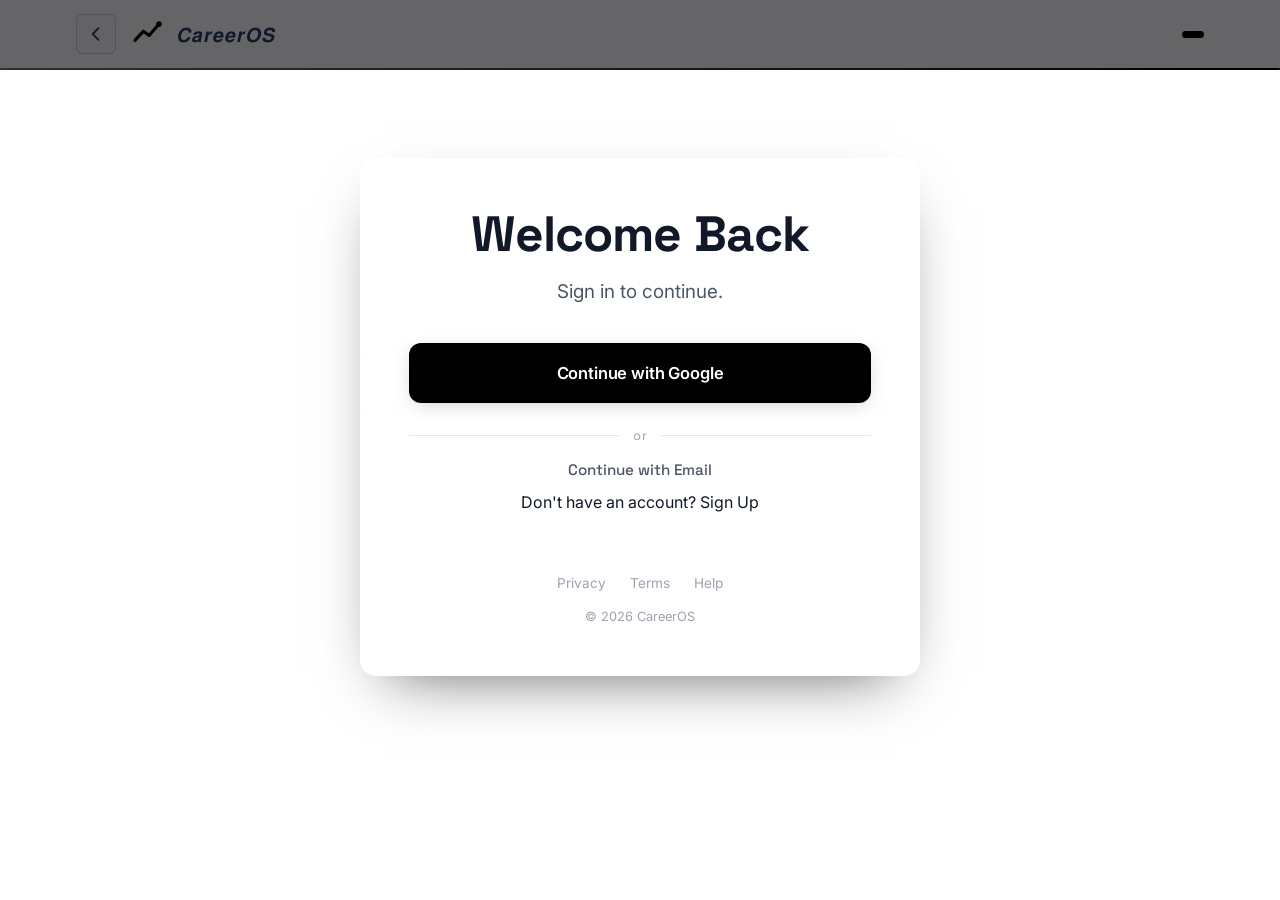
<file: platform.html>
<!DOCTYPE html>
<html lang="en">
<head>
  <meta charset="UTF-8" />
  <meta name="viewport" content="width=device-width, initial-scale=1, viewport-fit=cover" />
  <meta name="theme-color" content="#ffffff" />
  <title>Platform — CareerOS</title>
  <meta name="description" content="One profile. Every proof. Connect GitHub, LeetCode, GeeksforGeeks, LinkedIn, Projects and Certifications into a single verified identity." />

  <link rel="preconnect" href="https://fonts.googleapis.com" />
  <link rel="preconnect" href="https://fonts.gstatic.com" crossorigin />
  <link href="https://fonts.googleapis.com/css2?family=DotGothic16&family=Inter:wght@400;500;600&family=JetBrains+Mono:wght@500;600&family=Space+Grotesk:wght@500;600;700&display=swap" rel="stylesheet" />

  <link rel="stylesheet" href="css/style.css" />
</head>
<body>
  <!-- NAVBAR -->
  <header class="nav is-scrolled" id="nav">
    <div class="container nav__inner">
      <a class="brand" href="dashboard.html" aria-label="CareerOS home">
        <svg class="brand__mark" viewBox="0 0 24 24" fill="none" aria-hidden="true">
          <path d="M3.5 16.5 L9.5 10 L13.5 13 L20.5 5" stroke="#000000" stroke-width="2.2" stroke-linecap="round" stroke-linejoin="round"/>
          <circle cx="20.5" cy="5" r="2" fill="#000000"/>
        </svg>
        <span class="brand__name">𝘾𝙖𝙧𝙚𝙚𝙧𝙊𝙎</span>
      </a>

      <nav class="nav__links" id="navLinks" aria-label="Primary">
        <a href="dashboard.html" class="nav__link">Dashboard</a>
        <a href="resume.html" class="nav__link">Resume</a>
        <a href="platform.html" class="nav__link">Platform</a>
        <span class="nav__auth" data-google-navauth data-nav-variant="desktop">
          <a href="signin.html" class="nav__link nav__signin">Sign In</a>
          <a href="signup.html" class="btn btn--primary btn--sm">Get Started</a>
        </span>
      </nav>

      <button class="nav__toggle" id="navToggle" aria-label="Open menu" aria-expanded="false" aria-controls="mobileMenu">
        <span></span><span></span><span></span>
      </button>
    </div>
  </header>

  <div class="mobile-menu" id="mobileMenu" aria-hidden="true">
    <nav class="mobile-menu__links" aria-label="Mobile">
      <a href="dashboard.html" class="mobile-menu__link">Dashboard</a>
      <a href="platform.html" class="mobile-menu__link">Platform</a>
      <a href="resume.html" class="mobile-menu__link">Resume</a>
      <span data-google-navauth data-nav-variant="mobile">
        <a href="signin.html" class="mobile-menu__link">Sign In</a>
        <a href="signup.html" class="btn btn--primary mobile-menu__cta">Get Started</a>
      </span>
    </nav>
  </div>


  <main id="top">
    <section class="section platform-intro">
      <div class="container">
        <header class="section__head reveal">
          <span class="section__kicker">The platform</span>
          <h1 class="section__title">One profile. Every proof.</h1>
          <p class="section__lede">
            CareerOS connects the places where your work already lives and turns
            scattered activity into a single, verified professional identity — no
            manual updates, no copy-pasted portfolios.
          </p>
        </header>

        <div class="prose reveal" data-delay="1">
          <h2>How it works</h2>
          <p>
            You connect your accounts once. CareerOS reads your public activity,
            keeps it in sync, and verifies it against the original source — so
            everything shown on your profile is real and always current.
          </p>
          <p>
            Behind the scenes it gathers your commits, solved problems, projects
            and certificates, organises them, and presents them as one coherent
            story a recruiter can trust at a glance.
          </p>

          <h2>What you can connect</h2>
          <p>
            Link the platforms you already use. CareerOS handles the rest:
          </p>
          <ul class="sources">
            <li class="source"><span class="source__icon"><svg viewBox="0 0 24 24" fill="currentColor" aria-hidden="true"><path d="M12 .5C5.7.5.5 5.7.5 12c0 5.1 3.3 9.4 7.9 10.9.6.1.8-.3.8-.6v-2c-3.2.7-3.9-1.5-3.9-1.5-.5-1.3-1.3-1.7-1.3-1.7-1.1-.7.1-.7.1-.7 1.2.1 1.8 1.2 1.8 1.2 1 1.8 2.7 1.3 3.4 1 .1-.8.4-1.3.7-1.6-2.6-.3-5.3-1.3-5.3-5.8 0-1.3.5-2.3 1.2-3.1-.1-.3-.5-1.5.1-3.1 0 0 1-.3 3.3 1.2a11.5 11.5 0 0 1 6 0C17 4.6 18 4.9 18 4.9c.6 1.6.2 2.8.1 3.1.8.8 1.2 1.8 1.2 3.1 0 4.5-2.7 5.5-5.3 5.8.4.4.8 1.1.8 2.2v3.3c0 .3.2.7.8.6 4.6-1.5 7.9-5.8 7.9-10.9C23.5 5.7 18.3.5 12 .5z"/></svg></span><span class="source__txt">GitHub</span></li>
            <li class="source"><span class="source__icon"><svg viewBox="0 0 24 24" fill="none" stroke="currentColor" stroke-width="2.1" stroke-linecap="round" stroke-linejoin="round" aria-hidden="true"><path d="M14.6 3 7.5 10.2a2.4 2.4 0 0 0 0 3.4L14.6 21"/><path d="M9.5 12.4h9.5"/></svg></span><span class="source__txt">LeetCode</span></li>
            <li class="source"><span class="source__icon"><svg viewBox="0 0 24 24" fill="currentColor" aria-hidden="true"><path d="M7.6 7.4a4.3 4.3 0 1 0 3.7 6.5l-1.6-1a2.4 2.4 0 1 1-2.1-3.6c.66 0 1.25.27 1.68.7l1.2-1.36A4.3 4.3 0 0 0 7.6 7.4z"/><path d="M16.4 7.4a4.3 4.3 0 1 0 3.7 6.5l-1.6-1a2.4 2.4 0 1 1-2.1-3.6c.66 0 1.25.27 1.68.7l1.2-1.36a4.3 4.3 0 0 0-2.88-1.24z"/></svg></span><span class="source__txt">GeeksforGeeks</span></li>
            <li class="source"><span class="source__icon"><svg viewBox="0 0 24 24" fill="currentColor" aria-hidden="true"><path d="M4.98 3.5a2.5 2.5 0 1 1 0 5 2.5 2.5 0 0 1 0-5zM3 9h4v12H3zM10 9h3.8v1.7h.1c.53-.95 1.83-1.95 3.77-1.95 4.03 0 4.78 2.55 4.78 5.86V21h-4v-5.4c0-1.29-.02-2.95-1.8-2.95-1.8 0-2.07 1.4-2.07 2.85V21h-4z"/></svg></span><span class="source__txt">LinkedIn</span></li>
            <li class="source"><span class="source__icon"><svg viewBox="0 0 24 24" fill="none" stroke="currentColor" stroke-width="2" stroke-linecap="round" stroke-linejoin="round" aria-hidden="true"><path d="M3 7a2 2 0 0 1 2-2h4l2 2.2h6a2 2 0 0 1 2 2V18a2 2 0 0 1-2 2H5a2 2 0 0 1-2-2z"/><path d="M3 10.2h18"/></svg></span><span class="source__txt">Projects</span></li>
            <li class="source"><span class="source__icon"><svg viewBox="0 0 24 24" fill="none" stroke="currentColor" stroke-width="2" stroke-linecap="round" stroke-linejoin="round" aria-hidden="true"><circle cx="12" cy="8.5" r="5"/><path d="m8.6 12.7-1.5 7.3L12 17.7l4.9 2.3-1.5-7.3"/><path d="m9.9 8.4 1.5 1.5L14.3 7"/></svg></span><span class="source__txt">Certificates</span></li>
          </ul>

          <h2>What you get</h2>
          <p>
            Two things, kept up to date automatically: a <strong>unified verified
            profile</strong> you can share with a single link, and a
            <strong>recruiter-ready resume</strong> generated from the same verified
            data — so your proof and your paperwork never fall out of sync.
          </p>
        </div>

        <div class="integrations reveal" data-delay="1">
          <h2 class="integrations__title">Your integrations</h2>
          <ul class="integration-grid">
            <li class="integration">
              <span class="integration__icon"><svg viewBox="0 0 24 24" fill="currentColor" aria-hidden="true"><path d="M12 .5C5.7.5.5 5.7.5 12c0 5.1 3.3 9.4 7.9 10.9.6.1.8-.3.8-.6v-2c-3.2.7-3.9-1.5-3.9-1.5-.5-1.3-1.3-1.7-1.3-1.7-1.1-.7.1-.7.1-.7 1.2.1 1.8 1.2 1.8 1.2 1 1.8 2.7 1.3 3.4 1 .1-.8.4-1.3.7-1.6-2.6-.3-5.3-1.3-5.3-5.8 0-1.3.5-2.3 1.2-3.1-.1-.3-.5-1.5.1-3.1 0 0 1-.3 3.3 1.2a11.5 11.5 0 0 1 6 0C17 4.6 18 4.9 18 4.9c.6 1.6.2 2.8.1 3.1.8.8 1.2 1.8 1.2 3.1 0 4.5-2.7 5.5-5.3 5.8.4.4.8 1.1.8 2.2v3.3c0 .3.2.7.8.6 4.6-1.5 7.9-5.8 7.9-10.9C23.5 5.7 18.3.5 12 .5z"/></svg></span>
              <span class="integration__name">GitHub</span>
              <span class="integration__state is-off">Not Connected</span>
              <button type="button" class="btn btn--primary btn--sm integration__cta">Connect</button>
            </li>
            <li class="integration">
              <span class="integration__icon"><svg viewBox="0 0 24 24" fill="none" stroke="currentColor" stroke-width="2.1" stroke-linecap="round" stroke-linejoin="round" aria-hidden="true"><path d="M14.6 3 7.5 10.2a2.4 2.4 0 0 0 0 3.4L14.6 21"/><path d="M9.5 12.4h9.5"/></svg></span>
              <span class="integration__name">LeetCode</span>
              <span class="integration__state is-off">Not Connected</span>
              <button type="button" class="btn btn--primary btn--sm integration__cta">Connect</button>
            </li>
            <li class="integration">
              <span class="integration__icon"><svg viewBox="0 0 24 24" fill="currentColor" aria-hidden="true"><path d="M7.6 7.4a4.3 4.3 0 1 0 3.7 6.5l-1.6-1a2.4 2.4 0 1 1-2.1-3.6c.66 0 1.25.27 1.68.7l1.2-1.36A4.3 4.3 0 0 0 7.6 7.4z"/><path d="M16.4 7.4a4.3 4.3 0 1 0 3.7 6.5l-1.6-1a2.4 2.4 0 1 1-2.1-3.6c.66 0 1.25.27 1.68.7l1.2-1.36a4.3 4.3 0 0 0-2.88-1.24z"/></svg></span>
              <span class="integration__name">GeeksforGeeks</span>
              <span class="integration__state is-off">Not Connected</span>
              <button type="button" class="btn btn--primary btn--sm integration__cta">Connect</button>
            </li>
            <li class="integration">
              <span class="integration__icon"><svg viewBox="0 0 24 24" fill="currentColor" aria-hidden="true"><path d="M4.98 3.5a2.5 2.5 0 1 1 0 5 2.5 2.5 0 0 1 0-5zM3 9h4v12H3zM10 9h3.8v1.7h.1c.53-.95 1.83-1.95 3.77-1.95 4.03 0 4.78 2.55 4.78 5.86V21h-4v-5.4c0-1.29-.02-2.95-1.8-2.95-1.8 0-2.07 1.4-2.07 2.85V21h-4z"/></svg></span>
              <span class="integration__name">LinkedIn</span>
              <span class="integration__state is-off">Not Connected</span>
              <button type="button" class="btn btn--primary btn--sm integration__cta">Connect</button>
            </li>
            <li class="integration">
              <span class="integration__icon"><svg viewBox="0 0 24 24" fill="none" stroke="currentColor" stroke-width="2" stroke-linecap="round" stroke-linejoin="round" aria-hidden="true"><path d="M3 7a2 2 0 0 1 2-2h4l2 2.2h6a2 2 0 0 1 2 2V18a2 2 0 0 1-2 2H5a2 2 0 0 1-2-2z"/><path d="M3 10.2h18"/></svg></span>
              <span class="integration__name">Projects</span>
              <span class="integration__state is-soon">Coming Soon</span>
            </li>
            <li class="integration">
              <span class="integration__icon"><svg viewBox="0 0 24 24" fill="none" stroke="currentColor" stroke-width="2" stroke-linecap="round" stroke-linejoin="round" aria-hidden="true"><circle cx="12" cy="8.5" r="5"/><path d="m8.6 12.7-1.5 7.3L12 17.7l4.9 2.3-1.5-7.3"/><path d="m9.9 8.4 1.5 1.5L14.3 7"/></svg></span>
              <span class="integration__name">Certificates</span>
              <span class="integration__state is-soon">Coming Soon</span>
            </li>
          </ul>
        </div>
      </div>
    </section>
  </main>

  
  <footer class="footer">
    <div class="container footer__inner">
      <div class="footer__brand">
        <span class="brand brand--footer">
          <svg class="brand__mark" viewBox="0 0 24 24" fill="none" aria-hidden="true">
            <path d="M3.5 16.5 L9.5 10 L13.5 13 L20.5 5" stroke="#ffffff" stroke-width="2.2" stroke-linecap="round" stroke-linejoin="round"/>
            <circle cx="20.5" cy="5" r="2" fill="#ffffff"/>
          </svg>
          <span class="brand__name">𝘾𝙖𝙧𝙚𝙚𝙧𝙊𝙎</span>
        </span>
        <p class="footer__tagline">Your career, unified and verified.</p>
        <div class="footer__social">
          <a href="https://github.com/Sassyurs19" target="_blank" rel="noopener noreferrer" class="footer__social-link" aria-label="GitHub">
            <svg viewBox="0 0 24 24" fill="currentColor" aria-hidden="true"><path d="M12 .5C5.7.5.5 5.7.5 12c0 5.1 3.3 9.4 7.9 10.9.6.1.8-.3.8-.6v-2c-3.2.7-3.9-1.5-3.9-1.5-.5-1.3-1.3-1.7-1.3-1.7-1.1-.7.1-.7.1-.7 1.2.1 1.8 1.2 1.8 1.2 1 1.8 2.7 1.3 3.4 1 .1-.8.4-1.3.7-1.6-2.6-.3-5.3-1.3-5.3-5.8 0-1.3.5-2.3 1.2-3.1-.1-.3-.5-1.5.1-3.1 0 0 1-.3 3.3 1.2a11.5 11.5 0 0 1 6 0C17 4.6 18 4.9 18 4.9c.6 1.6.2 2.8.1 3.1.8.8 1.2 1.8 1.2 3.1 0 4.5-2.7 5.5-5.3 5.8.4.4.8 1.1.8 2.2v3.3c0 .3.2.7.8.6 4.6-1.5 7.9-5.8 7.9-10.9C23.5 5.7 18.3.5 12 .5z"/></svg>
          </a>
          <a href="https://www.linkedin.com/in/sasidhar-munnangi-b58671379" target="_blank" rel="noopener noreferrer" class="footer__social-link" aria-label="LinkedIn">
            <svg viewBox="0 0 24 24" fill="currentColor" aria-hidden="true"><path d="M4.98 3.5a2.5 2.5 0 1 1 0 5 2.5 2.5 0 0 1 0-5zM3 9h4v12H3zM10 9h3.8v1.7h.1c.53-.95 1.83-1.95 3.77-1.95 4.03 0 4.78 2.55 4.78 5.86V21h-4v-5.4c0-1.29-.02-2.95-1.8-2.95-1.8 0-2.07 1.4-2.07 2.85V21h-4z"/></svg>
          </a>
        </div>
        <div class="footer__trust">
          <span class="footer__trust-label">Works with</span>
          <ul class="footer__trust-logos" aria-label="Trusted integrations">
            <li aria-label="GitHub"><svg viewBox="0 0 24 24" fill="currentColor" aria-hidden="true"><path d="M12 .5C5.7.5.5 5.7.5 12c0 5.1 3.3 9.4 7.9 10.9.6.1.8-.3.8-.6v-2c-3.2.7-3.9-1.5-3.9-1.5-.5-1.3-1.3-1.7-1.3-1.7-1.1-.7.1-.7.1-.7 1.2.1 1.8 1.2 1.8 1.2 1 1.8 2.7 1.3 3.4 1 .1-.8.4-1.3.7-1.6-2.6-.3-5.3-1.3-5.3-5.8 0-1.3.5-2.3 1.2-3.1-.1-.3-.5-1.5.1-3.1 0 0 1-.3 3.3 1.2a11.5 11.5 0 0 1 6 0C17 4.6 18 4.9 18 4.9c.6 1.6.2 2.8.1 3.1.8.8 1.2 1.8 1.2 3.1 0 4.5-2.7 5.5-5.3 5.8.4.4.8 1.1.8 2.2v3.3c0 .3.2.7.8.6 4.6-1.5 7.9-5.8 7.9-10.9C23.5 5.7 18.3.5 12 .5z"/></svg></li>
            <li aria-label="LeetCode"><svg viewBox="0 0 24 24" fill="none" stroke="currentColor" stroke-width="2.1" stroke-linecap="round" stroke-linejoin="round" aria-hidden="true"><path d="M14.6 3 7.5 10.2a2.4 2.4 0 0 0 0 3.4L14.6 21"/><path d="M9.5 12.4h9.5"/></svg></li>
            <li aria-label="GeeksforGeeks"><svg viewBox="0 0 24 24" fill="currentColor" aria-hidden="true"><path d="M7.6 7.4a4.3 4.3 0 1 0 3.7 6.5l-1.6-1a2.4 2.4 0 1 1-2.1-3.6c.66 0 1.25.27 1.68.7l1.2-1.36A4.3 4.3 0 0 0 7.6 7.4z"/><path d="M16.4 7.4a4.3 4.3 0 1 0 3.7 6.5l-1.6-1a2.4 2.4 0 1 1-2.1-3.6c.66 0 1.25.27 1.68.7l1.2-1.36a4.3 4.3 0 0 0-2.88-1.24z"/></svg></li>
            <li aria-label="LinkedIn"><svg viewBox="0 0 24 24" fill="currentColor" aria-hidden="true"><path d="M4.98 3.5a2.5 2.5 0 1 1 0 5 2.5 2.5 0 0 1 0-5zM3 9h4v12H3zM10 9h3.8v1.7h.1c.53-.95 1.83-1.95 3.77-1.95 4.03 0 4.78 2.55 4.78 5.86V21h-4v-5.4c0-1.29-.02-2.95-1.8-2.95-1.8 0-2.07 1.4-2.07 2.85V21h-4z"/></svg></li>
          </ul>
        </div>
      </div>
      <nav class="footer__nav" aria-label="Footer navigation">
        <span class="footer__nav-title">Explore</span>
        <a href="platform.html">Platform</a>
        <a href="resume.html">Resume</a>
        <a href="about.html">About</a>
        <a href="mailto:sassyurs19@gmail.com">Contact</a>
      </nav>
    </div>
    <div class="container footer__bottom">
      <p class="footer__note">© 2026 CareerOS · Progress leaves proof.</p>
    </div>
  </footer>

  <script src="js/navbar.js"></script>
  <script src="js/animations.js"></script>
  <script src="js/loader.js"></script>
  <script src="js/navigation.js"></script>
  <script src="js/github.js"></script>
  <script src="js/google.js"></script>
  <script src="js/toast.js"></script>
  <script src="js/modal.js"></script>
  <script src="js/app.js"></script>
</body>
</html>
</file>
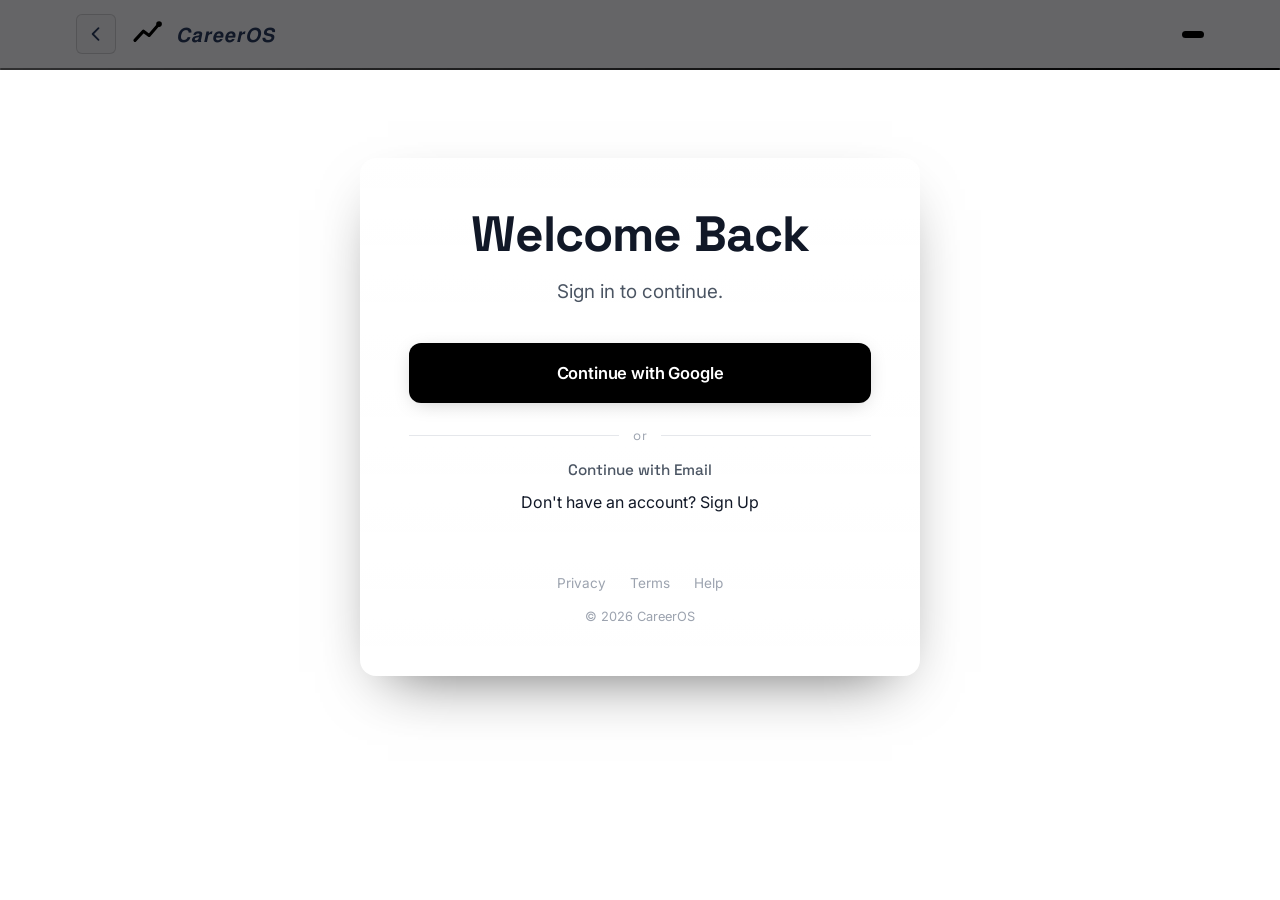
<file: profile.html>
<!DOCTYPE html>
<html lang="en">
<head>
  <meta charset="UTF-8" />
  <meta name="viewport" content="width=device-width, initial-scale=1, viewport-fit=cover" />
  <meta name="theme-color" content="#ffffff" />
  <title>Your Profile — CareerOS</title>
  <meta name="description" content="Your CareerOS identity — personal information, connected account and security in one place." />

  <link rel="preconnect" href="https://fonts.googleapis.com" />
  <link rel="preconnect" href="https://fonts.gstatic.com" crossorigin />
  <link href="https://fonts.googleapis.com/css2?family=DotGothic16&family=Inter:wght@400;500;600&family=JetBrains+Mono:wght@500;600&family=Space+Grotesk:wght@500;600;700&display=swap" rel="stylesheet" />

  <link rel="stylesheet" href="css/style.css" />
</head>
<body class="app-page app-profile" data-app-page>
  <!-- NAVBAR -->
  <header class="nav is-scrolled" id="nav">
    <div class="container nav__inner">
      <a class="brand" href="dashboard.html" aria-label="CareerOS home">
        <svg class="brand__mark" viewBox="0 0 24 24" fill="none" aria-hidden="true">
          <path d="M3.5 16.5 L9.5 10 L13.5 13 L20.5 5" stroke="#000000" stroke-width="2.2" stroke-linecap="round" stroke-linejoin="round"/>
          <circle cx="20.5" cy="5" r="2" fill="#000000"/>
        </svg>
        <span class="brand__name">𝘾𝙖𝙧𝙚𝙚𝙧𝙊𝙎</span>
      </a>

      <nav class="nav__links" id="navLinks" aria-label="Primary">
        <a href="dashboard.html" class="nav__link">Dashboard</a>
        <a href="platform.html" class="nav__link">Platform</a>
        <a href="resume.html" class="nav__link">Resume</a>
        <span class="nav__auth" data-google-navauth data-nav-variant="desktop">
          <a href="signin.html" class="nav__link nav__signin">Sign In</a>
          <a href="signup.html" class="btn btn--primary btn--sm">Get Started</a>
        </span>
      </nav>

      <button class="nav__toggle" id="navToggle" aria-label="Open menu" aria-expanded="false" aria-controls="mobileMenu">
        <span></span><span></span><span></span>
      </button>
    </div>
  </header>

  <div class="mobile-menu" id="mobileMenu" aria-hidden="true">
    <nav class="mobile-menu__links" aria-label="Mobile">
      <a href="dashboard.html" class="mobile-menu__link">Dashboard</a>
      <a href="platform.html" class="mobile-menu__link">Platform</a>
      <a href="resume.html" class="mobile-menu__link">Resume</a>
      <span data-google-navauth data-nav-variant="mobile">
        <a href="signin.html" class="mobile-menu__link">Sign In</a>
        <a href="signup.html" class="btn btn--primary mobile-menu__cta">Get Started</a>
      </span>
    </nav>
  </div>

  <main class="profile">
    <div class="profile__wrap">

      <!-- IDENTITY HEADER -->
      <section class="profile-id reveal">
        <span class="profile-id__avatar" data-google-avatar aria-hidden="true">
          <svg viewBox="0 0 24 24" fill="none" stroke="currentColor" stroke-width="1.6" aria-hidden="true"><circle cx="12" cy="8.5" r="3.7"/><path d="M5 20c0-3.6 3.1-6 7-6s7 2.4 7 6" stroke-linecap="round"/></svg>
        </span>
        <span class="profile-id__kicker">Career Identity</span>
        <h1 class="profile-id__name"><span data-google-name>there</span></h1>
        <p class="profile-id__headline" data-google-headline>Add your career headline</p>
        <p class="profile-id__college" data-google-college>Add your college</p>
        <p class="profile-id__email" data-google-email>Your email will appear here</p>
        
        <!-- Quick Stats -->
        <div class="profile-id__stats">
          <div class="profile-stat">
            <span class="profile-stat__value" data-stat-projects>0</span>
            <span class="profile-stat__label">Projects</span>
          </div>
          <div class="profile-stat">
            <span class="profile-stat__value" data-stat-skills>0</span>
            <span class="profile-stat__label">Skills</span>
          </div>
          <div class="profile-stat">
            <span class="profile-stat__value" data-stat-certifications>0</span>
            <span class="profile-stat__label">Certifications</span>
          </div>
        </div>
      </section>

      <!-- CAREER PROFILE COMPLETION -->
      <section class="profile-section profile-completion reveal" data-delay="1">
        <div class="profile-section__head">
          <h2 class="profile-section__title">Career Profile</h2>
          <span class="profile-completion__percentage" id="completionPercentage">25% Complete</span>
        </div>
        <div class="profile-completion__bar" role="img" aria-label="Profile completion progress">
          <span class="profile-completion__fill" id="completionFill" style="width:25%"></span>
        </div>
        <div class="profile-completion__details">
          <div class="profile-completion__status">
            <span class="profile-completion__completed" id="completedSections">2</span>
            <span class="profile-completion__label">Completed</span>
            <span class="profile-completion__divider">/</span>
            <span class="profile-completion__total" id="totalSections">8</span>
            <span class="profile-completion__label">Sections</span>
          </div>
          <div class="profile-completion__next">
            <span class="profile-completion__next-label">Next Recommendation:</span>
            <span class="profile-completion__next-action" id="nextRecommendation">Add your first project</span>
          </div>
        </div>
        <div class="profile-completion__benefits">
          <p class="profile-completion__benefits-title">Complete your Career Profile to unlock:</p>
          <ul class="profile-completion__benefits-list">
            <li class="profile-completion__benefit">ATS Resume Generation</li>
            <li class="profile-completion__benefit">AI Career Analysis</li>
            <li class="profile-completion__benefit">Personalized Learning Roadmaps</li>
            <li class="profile-completion__benefit">Internship Recommendations</li>
          </ul>
        </div>
      </section>

      <!-- PERSONAL INFORMATION -->
      <section class="profile-section reveal" data-delay="1" data-editable-section="personal">
        <div class="profile-section__head">
          <h2 class="profile-section__title">Personal Information</h2>
          <span class="profile-section__hint">Used to personalize your roadmap</span>
          <button type="button" class="profile-section__edit-link" data-edit-trigger="personal">Edit</button>
        </div>
        <dl class="profile-fields" data-field-group="personal">
          <div class="profile-field" data-field="headline">
            <dt class="profile-field__label">Career Headline</dt>
            <dd class="profile-field__value profile-field__value--empty" data-google-headline>Add your career headline</dd>
            <input type="text" class="profile-field__input" name="headline" placeholder="e.g., Software Developer | AI Enthusiast" data-edit-input />
          </div>
          <div class="profile-field" data-field="college">
            <dt class="profile-field__label">College</dt>
            <dd class="profile-field__value profile-field__value--empty" data-google-college>Add your college</dd>
            <input type="text" class="profile-field__input" name="college" placeholder="Enter college name" data-edit-input />
          </div>
          <div class="profile-field" data-field="name">
            <dt class="profile-field__label">Full Name</dt>
            <dd class="profile-field__value" data-google-name>Not set</dd>
            <input type="text" class="profile-field__input" name="fullName" placeholder="Enter your full name" data-edit-input />
          </div>
          <div class="profile-field" data-field="email">
            <dt class="profile-field__label">Email</dt>
            <dd class="profile-field__value" data-google-email>Not set</dd>
          </div>
          <div class="profile-field" data-field="phone">
            <dt class="profile-field__label">Phone Number</dt>
            <dd class="profile-field__value profile-field__value--empty">Not set</dd>
            <input type="tel" class="profile-field__input" name="phone" placeholder="Enter phone number" data-edit-input />
          </div>
          <div class="profile-field" data-field="location">
            <dt class="profile-field__label">Location</dt>
            <dd class="profile-field__value profile-field__value--empty">Not set</dd>
            <input type="text" class="profile-field__input" name="location" placeholder="Enter your location" data-edit-input />
          </div>
        </dl>
        <div class="profile-section__actions" data-section-actions="personal">
          <button type="button" class="btn btn--primary btn--sm profile-section__save">Save</button>
          <button type="button" class="btn btn--ghost btn--sm profile-section__cancel">Cancel</button>
        </div>
      </section>

      <!-- EDUCATION -->
      <section class="profile-section reveal" data-delay="1" data-editable-section="education">
        <div class="profile-section__head">
          <h2 class="profile-section__title">Education</h2>
          <span class="profile-section__hint">Where you're studying</span>
          <button type="button" class="profile-section__edit-link" data-edit-trigger="education">Edit</button>
        </div>
        <dl class="profile-fields" data-field-group="education">
          <div class="profile-field" data-field="college">
            <dt class="profile-field__label">College</dt>
            <dd class="profile-field__value profile-field__value--empty">Not set</dd>
            <input type="text" class="profile-field__input" name="college" placeholder="Enter college name" data-edit-input />
          </div>
          <div class="profile-field" data-field="degree">
            <dt class="profile-field__label">Degree</dt>
            <dd class="profile-field__value profile-field__value--empty">Not set</dd>
            <select class="profile-field__input" name="degree" data-edit-input>
              <option value="">Select degree</option>
              <option value="btech">B.Tech</option>
              <option value="mtech">M.Tech</option>
              <option value="bca">BCA</option>
              <option value="mca">MCA</option>
              <option value="bsc">B.Sc</option>
              <option value="msc">M.Sc</option>
              <option value="ba">B.A</option>
              <option value="ma">M.A</option>
              <option value="other">Other</option>
            </select>
          </div>
          <div class="profile-field" data-field="branch">
            <dt class="profile-field__label">Branch</dt>
            <dd class="profile-field__value profile-field__value--empty">Not set</dd>
            <input type="text" class="profile-field__input" name="branch" placeholder="Enter branch/specialization" data-edit-input />
          </div>
          <div class="profile-field" data-field="graduationYear">
            <dt class="profile-field__label">Graduation Year</dt>
            <dd class="profile-field__value profile-field__value--empty">Not set</dd>
            <select class="profile-field__input" name="graduationYear" data-edit-input>
              <option value="">Select year</option>
              <option value="2024">2024</option>
              <option value="2025">2025</option>
              <option value="2026">2026</option>
              <option value="2027">2027</option>
              <option value="2028">2028</option>
              <option value="2029">2029</option>
              <option value="2030">2030</option>
            </select>
          </div>
        </dl>
        <div class="profile-section__actions" data-section-actions="education">
          <button type="button" class="btn btn--primary btn--sm profile-section__save">Save</button>
          <button type="button" class="btn btn--ghost btn--sm profile-section__cancel">Cancel</button>
        </div>
      </section>

      <!-- EXPERIENCE -->
      <section class="profile-section reveal" data-delay="1" data-editable-section="experience">
        <div class="profile-section__head">
          <h2 class="profile-section__title">Experience</h2>
          <span class="profile-section__hint">Internships, freelance, research, volunteer work</span>
          <button type="button" class="profile-section__edit-link" data-edit-trigger="experience">Edit</button>
        </div>
        <div class="profile-experience" data-field-group="experience">
          <div class="profile-empty-state">
            <p class="profile-empty-state__text">No experience added yet.</p>
            <button type="button" class="btn btn--ghost btn--sm profile-empty-state__action" data-empty-action="experience">Add Experience</button>
          </div>
          <div class="profile-experience__editor" data-edit-input>
            <div class="profile-experience__item">
              <input type="text" class="profile-field__input" name="experienceTitle" placeholder="Role / Position" />
              <input type="text" class="profile-field__input" name="experienceCompany" placeholder="Company / Organization" />
              <input type="text" class="profile-field__input" name="experienceType" placeholder="Type (Internship, Freelance, Research, Volunteer)" />
              <input type="text" class="profile-field__input" name="experienceDuration" placeholder="Duration (e.g., Jun 2024 - Aug 2024)" />
            </div>
          </div>
        </div>
        <div class="profile-section__actions" data-section-actions="experience">
          <button type="button" class="btn btn--primary btn--sm profile-section__save">Save</button>
          <button type="button" class="btn btn--ghost btn--sm profile-section__cancel">Cancel</button>
        </div>
      </section>

      <!-- SKILLS -->
      <section class="profile-section reveal" data-delay="2" data-editable-section="skills">
        <div class="profile-section__head">
          <h2 class="profile-section__title">Skills</h2>
          <span class="profile-section__hint">Verified from your connected platforms</span>
          <button type="button" class="profile-section__edit-link" data-edit-trigger="skills">Edit</button>
        </div>
        <div class="profile-tags" data-field-group="skills">
          <div class="profile-empty-state">
            <p class="profile-empty-state__text">No skills yet. Connect a platform so CareerOS can verify and surface your skills here.</p>
            <button type="button" class="btn btn--ghost btn--sm profile-empty-state__action" data-empty-action="skills">Add Skills</button>
          </div>
          <div class="profile-tags__editor" data-edit-input>
            <input type="text" class="profile-tags__input" name="skills" placeholder="Type a skill and press Enter" />
            <div class="profile-tags__list"></div>
          </div>
        </div>
        <div class="profile-section__actions" data-section-actions="skills">
          <button type="button" class="btn btn--primary btn--sm profile-section__save">Save</button>
          <button type="button" class="btn btn--ghost btn--sm profile-section__cancel">Cancel</button>
        </div>
      </section>

      <!-- PROJECTS -->
      <section class="profile-section reveal" data-delay="2" data-editable-section="projects">
        <div class="profile-section__head">
          <h2 class="profile-section__title">Projects</h2>
          <span class="profile-section__hint">Showcase your work</span>
          <button type="button" class="profile-section__edit-link" data-edit-trigger="projects">Edit</button>
        </div>
        <div class="profile-projects" data-field-group="projects">
          <div class="profile-empty-state">
            <p class="profile-empty-state__text">No projects added yet.</p>
            <button type="button" class="btn btn--ghost btn--sm profile-empty-state__action" data-empty-action="projects">Add Project</button>
          </div>
          <div class="profile-projects__editor" data-edit-input>
            <div class="profile-projects__item">
              <input type="text" class="profile-field__input" name="projectName" placeholder="Project Name" />
              <input type="text" class="profile-field__input" name="projectDescription" placeholder="Short description" />
              <input type="url" class="profile-field__input" name="projectLink" placeholder="Project URL (optional)" />
            </div>
          </div>
        </div>
        <div class="profile-section__actions" data-section-actions="projects">
          <button type="button" class="btn btn--primary btn--sm profile-section__save">Save</button>
          <button type="button" class="btn btn--ghost btn--sm profile-section__cancel">Cancel</button>
        </div>
      </section>

      <!-- CAREER INTERESTS -->
      <section class="profile-section reveal" data-delay="2" data-editable-section="interests">
        <div class="profile-section__head">
          <h2 class="profile-section__title">Career Interests</h2>
          <span class="profile-section__hint">Helps tailor your roadmap</span>
          <button type="button" class="profile-section__edit-link" data-edit-trigger="interests">Edit</button>
        </div>
        <div class="profile-tags" data-field-group="interests">
          <div class="profile-empty-state">
            <p class="profile-empty-state__text">No career interests set yet.</p>
            <button type="button" class="btn btn--ghost btn--sm profile-empty-state__action" data-empty-action="interests">Add Interests</button>
          </div>
          <div class="profile-tags__editor" data-edit-input>
            <input type="text" class="profile-tags__input" name="interests" placeholder="Type an interest and press Enter" />
            <div class="profile-tags__list"></div>
          </div>
        </div>
        <div class="profile-section__actions" data-section-actions="interests">
          <button type="button" class="btn btn--primary btn--sm profile-section__save">Save</button>
          <button type="button" class="btn btn--ghost btn--sm profile-section__cancel">Cancel</button>
        </div>
      </section>

      <!-- BIO -->
      <section class="profile-section reveal" data-delay="2" data-editable-section="bio">
        <div class="profile-section__head">
          <h2 class="profile-section__title">Bio</h2>
          <span class="profile-section__hint">Tell us about yourself</span>
          <button type="button" class="profile-section__edit-link" data-edit-trigger="bio">Edit</button>
        </div>
        <div class="profile-bio" data-field-group="bio">
          <div class="profile-empty-state">
            <p class="profile-empty-state__text">No bio added yet.</p>
            <button type="button" class="btn btn--ghost btn--sm profile-empty-state__action" data-empty-action="bio">Add Bio</button>
          </div>
          <textarea class="profile-bio__input" name="bio" placeholder="Write a short bio about yourself..." rows="4" data-edit-input></textarea>
        </div>
        <div class="profile-section__actions" data-section-actions="bio">
          <button type="button" class="btn btn--primary btn--sm profile-section__save">Save</button>
          <button type="button" class="btn btn--ghost btn--sm profile-section__cancel">Cancel</button>
        </div>
      </section>

      <!-- CERTIFICATIONS -->
      <section class="profile-section reveal" data-delay="2" data-editable-section="certifications">
        <div class="profile-section__head">
          <h2 class="profile-section__title">Certifications</h2>
          <span class="profile-section__hint">Earned certifications and credentials</span>
          <button type="button" class="profile-section__edit-link" data-edit-trigger="certifications">Edit</button>
        </div>
        <div class="profile-certifications" data-field-group="certifications">
          <div class="profile-empty-state">
            <p class="profile-empty-state__text">No certifications added yet.</p>
            <button type="button" class="btn btn--ghost btn--sm profile-empty-state__action" data-empty-action="certifications">Add Certification</button>
          </div>
          <div class="profile-certifications__editor" data-edit-input>
            <div class="profile-certifications__item">
              <input type="text" class="profile-field__input" name="certificationName" placeholder="Certification Name" />
              <input type="text" class="profile-field__input" name="certificationIssuer" placeholder="Issuing Organization" />
              <input type="text" class="profile-field__input" name="certificationDate" placeholder="Date Earned (e.g., Jan 2024)" />
            </div>
          </div>
        </div>
        <div class="profile-section__actions" data-section-actions="certifications">
          <button type="button" class="btn btn--primary btn--sm profile-section__save">Save</button>
          <button type="button" class="btn btn--ghost btn--sm profile-section__cancel">Cancel</button>
        </div>
      </section>

      <!-- SOCIAL LINKS -->
      <section class="profile-section reveal" data-delay="2" data-editable-section="social">
        <div class="profile-section__head">
          <h2 class="profile-section__title">Social Links</h2>
          <span class="profile-section__hint">Your online presence</span>
          <button type="button" class="profile-section__edit-link" data-edit-trigger="social">Edit</button>
        </div>
        <dl class="profile-fields" data-field-group="social">
          <div class="profile-field" data-field="portfolio">
            <dt class="profile-field__label">Portfolio Website</dt>
            <dd class="profile-field__value profile-field__value--empty">Not set</dd>
            <input type="url" class="profile-field__input" name="portfolio" placeholder="https://yourportfolio.com" data-edit-input />
          </div>
          <div class="profile-field" data-field="linkedin">
            <dt class="profile-field__label">LinkedIn</dt>
            <dd class="profile-field__value profile-field__value--empty">Not set</dd>
            <input type="url" class="profile-field__input" name="linkedin" placeholder="https://linkedin.com/in/yourprofile" data-edit-input />
          </div>
          <div class="profile-field" data-field="github">
            <dt class="profile-field__label">GitHub</dt>
            <dd class="profile-field__value profile-field__value--empty">Not set</dd>
            <input type="text" class="profile-field__input" name="github" placeholder="Your GitHub username" data-edit-input disabled />
          </div>
        </dl>
        <div class="profile-section__actions" data-section-actions="social">
          <button type="button" class="btn btn--primary btn--sm profile-section__save">Save</button>
          <button type="button" class="btn btn--ghost btn--sm profile-section__cancel">Cancel</button>
        </div>
      </section>

      <!-- CONNECTED ACCOUNT (Google identity — live) -->
      <section class="profile-section profile-section--card gh-card reveal" data-delay="2" data-google-dashboard></section>

    </div>
  </main>

  <footer class="footer">
    <div class="container footer__inner">
      <div class="footer__brand">
        <span class="brand brand--footer">
          <svg class="brand__mark" viewBox="0 0 24 24" fill="none" aria-hidden="true">
            <path d="M3.5 16.5 L9.5 10 L13.5 13 L20.5 5" stroke="#ffffff" stroke-width="2.2" stroke-linecap="round" stroke-linejoin="round"/>
            <circle cx="20.5" cy="5" r="2" fill="#ffffff"/>
          </svg>
          <span class="brand__name">𝘾𝙖𝙧𝙚𝙚𝙧𝙊𝙎</span>
        </span>
        <p class="footer__tagline">Your career, unified and verified.</p>
        <div class="footer__social">
          <a href="https://github.com/Sassyurs19" target="_blank" rel="noopener noreferrer" class="footer__social-link" aria-label="GitHub">
            <svg viewBox="0 0 24 24" fill="currentColor" aria-hidden="true"><path d="M12 .5C5.7.5.5 5.7.5 12c0 5.1 3.3 9.4 7.9 10.9.6.1.8-.3.8-.6v-2c-3.2.7-3.9-1.5-3.9-1.5-.5-1.3-1.3-1.7-1.3-1.7-1.1-.7.1-.7.1-.7 1.2.1 1.8 1.2 1.8 1.2 1 1.8 2.7 1.3 3.4 1 .1-.8.4-1.3.7-1.6-2.6-.3-5.3-1.3-5.3-5.8 0-1.3.5-2.3 1.2-3.1-.1-.3-.5-1.5.1-3.1 0 0 1-.3 3.3 1.2a11.5 11.5 0 0 1 6 0C17 4.6 18 4.9 18 4.9c.6 1.6.2 2.8.1 3.1.8.8 1.2 1.8 1.2 3.1 0 4.5-2.7 5.5-5.3 5.8.4.4.8 1.1.8 2.2v3.3c0 .3.2.7.8.6 4.6-1.5 7.9-5.8 7.9-10.9C23.5 5.7 18.3.5 12 .5z"/></svg>
          </a>
          <a href="https://www.linkedin.com/in/sasidhar-munnangi-b58671379" target="_blank" rel="noopener noreferrer" class="footer__social-link" aria-label="LinkedIn">
            <svg viewBox="0 0 24 24" fill="currentColor" aria-hidden="true"><path d="M4.98 3.5a2.5 2.5 0 1 1 0 5 2.5 2.5 0 0 1 0-5zM3 9h4v12H3zM10 9h3.8v1.7h.1c.53-.95 1.83-1.95 3.77-1.95 4.03 0 4.78 2.55 4.78 5.86V21h-4v-5.4c0-1.29-.02-2.95-1.8-2.95-1.8 0-2.07 1.4-2.07 2.85V21h-4z"/></svg>
          </a>
        </div>
      </div>
      <nav class="footer__nav" aria-label="Footer navigation">
        <span class="footer__nav-title">Explore</span>
        <a href="dashboard.html">Dashboard</a>
        <a href="platform.html">Platform</a>
        <a href="resume.html">Resume</a>
        <a href="about.html">About</a>
      </nav>
    </div>
    <div class="container footer__bottom">
      <p class="footer__note">© 2026 CareerOS · Progress leaves proof.</p>
    </div>
  </footer>

  <script src="js/navbar.js"></script>
  <script src="js/animations.js"></script>
  <script src="js/loader.js"></script>
  <script src="js/navigation.js"></script>
  <script src="js/github.js"></script>
  <script src="js/google.js"></script>
  <script src="js/toast.js"></script>
  <script src="js/modal.js"></script>
  <script src="js/app.js"></script>
  
  <!-- Unsaved Changes Dialog -->
  <div class="profile-unsaved-dialog" id="unsavedDialog" aria-hidden="true">
    <div class="profile-unsaved-dialog__content">
      <h3 class="profile-unsaved-dialog__title">Unsaved Changes</h3>
      <p class="profile-unsaved-dialog__text">You have unsaved changes. What would you like to do?</p>
      <div class="profile-unsaved-dialog__actions">
        <button type="button" class="btn btn--primary btn--sm" id="dialogSave">Save Changes</button>
        <button type="button" class="btn btn--ghost btn--sm" id="dialogDiscard">Discard Changes</button>
        <button type="button" class="btn btn--ghost btn--sm" id="dialogCancel">Cancel</button>
      </div>
    </div>
  </div>
  
  <!-- Profile Edit Script -->
  <script>
    (function() {
      // State management
      let editingSection = null;
      let sectionChanges = new Map(); // Track changes per section
      
      // DOM elements
      const body = document.body;
      const unsavedDialog = document.getElementById('unsavedDialog');
      const dialogSave = document.getElementById('dialogSave');
      const dialogDiscard = document.getElementById('dialogDiscard');
      const dialogCancel = document.getElementById('dialogCancel');
      
      // Initialize
      function init() {
        // Add section edit link listeners
        document.querySelectorAll('[data-edit-trigger]').forEach(btn => {
          btn.addEventListener('click', handleSectionEdit);
        });
        
        // Add section Save/Cancel listeners
        document.querySelectorAll('.profile-section__save').forEach(btn => {
          btn.addEventListener('click', handleSectionSave);
        });
        document.querySelectorAll('.profile-section__cancel').forEach(btn => {
          btn.addEventListener('click', handleSectionCancel);
        });
        
        // Add tag input listeners
        document.querySelectorAll('.profile-tags__input').forEach(input => {
          input.addEventListener('keydown', handleTagInputKeydown);
        });
        
        // Add dialog button listeners
        if (dialogSave) dialogSave.addEventListener('click', handleDialogSave);
        if (dialogDiscard) dialogDiscard.addEventListener('click', handleDialogDiscard);
        if (dialogCancel) dialogCancel.addEventListener('click', handleDialogCancel);
        
        // Track input changes per section
        document.querySelectorAll('[data-edit-input]').forEach(input => {
          input.addEventListener('input', () => {
            const section = input.closest('[data-editable-section]');
            if (section) {
              const sectionId = section.dataset.editableSection;
              sectionChanges.set(sectionId, true);
            }
          });
        });
      }
      
      // Handle section edit click
      function handleSectionEdit(e) {
        e.preventDefault();
        const sectionId = e.currentTarget.dataset.editTrigger;
        const section = document.querySelector(`[data-editable-section="${sectionId}"]`);
        
        if (!section) return;
        
        // If another section is editing with unsaved changes, show dialog
        if (editingSection && editingSection !== section) {
          const editingSectionId = editingSection.dataset.editableSection;
          if (sectionChanges.has(editingSectionId)) {
            pendingSection = section;
            showUnsavedDialog();
            return;
          }
          // Close the other section first
          closeEditingSection(editingSection);
        }
        
        // Toggle this section
        if (section.classList.contains('is-editing')) {
          closeEditingSection(section);
        } else {
          openEditingSection(section);
        }
      }
      
      let pendingSection = null;
      
      // Open editing section
      function openEditingSection(section) {
        editingSection = section;
        section.classList.add('is-editing');
        
        // Mark fields as editing
        section.querySelectorAll('.profile-field').forEach(field => {
          field.classList.add('is-editing');
        });
        section.querySelectorAll('.profile-tags').forEach(tags => {
          tags.classList.add('is-editing');
        });
        section.querySelectorAll('.profile-bio').forEach(bio => {
          bio.classList.add('is-editing');
        });
        section.querySelectorAll('.profile-experience').forEach(exp => {
          exp.classList.add('is-editing');
        });
        section.querySelectorAll('.profile-projects').forEach(proj => {
          proj.classList.add('is-editing');
        });
        section.querySelectorAll('.profile-certifications').forEach(cert => {
          cert.classList.add('is-editing');
        });
        
        // Store original values
        section.querySelectorAll('[data-edit-input]').forEach(input => {
          input.dataset.originalValue = input.value;
        });
      }
      
      // Close editing section
      function closeEditingSection(section) {
        section.classList.remove('is-editing');
        
        // Remove editing state from fields
        section.querySelectorAll('.profile-field').forEach(field => {
          field.classList.remove('is-editing');
        });
        section.querySelectorAll('.profile-tags').forEach(tags => {
          tags.classList.remove('is-editing');
        });
        section.querySelectorAll('.profile-bio').forEach(bio => {
          bio.classList.remove('is-editing');
        });
        section.querySelectorAll('.profile-experience').forEach(exp => {
          exp.classList.remove('is-editing');
        });
        section.querySelectorAll('.profile-projects').forEach(proj => {
          proj.classList.remove('is-editing');
        });
        section.querySelectorAll('.profile-certifications').forEach(cert => {
          cert.classList.remove('is-editing');
        });
        
        // Reset inputs to original values
        section.querySelectorAll('[data-edit-input]').forEach(input => {
          const originalValue = input.dataset.originalValue || '';
          input.value = originalValue;
        });
        
        // Clear changes for this section
        const sectionId = section.dataset.editableSection;
        sectionChanges.delete(sectionId);
        
        editingSection = null;
      }
      
      // Handle section Save
      function handleSectionSave(e) {
        const section = e.currentTarget.closest('[data-editable-section]');
        if (!section) return;
        
        const saveBtn = e.currentTarget;
        const sectionId = section.dataset.editableSection;
        
        // Disable button and show Saving...
        saveBtn.disabled = true;
        saveBtn.textContent = 'Saving...';
        
        // Simulate save delay
        setTimeout(() => {
          // Store original values before saving
          section.querySelectorAll('[data-edit-input]').forEach(input => {
            input.dataset.originalValue = input.value;
          });
          
          // Clear changes for this section
          sectionChanges.delete(sectionId);
          
          // Show Saved briefly
          saveBtn.textContent = 'Saved';
          
          // Collapse the section after brief delay
          setTimeout(() => {
            closeEditingSection(section);
            saveBtn.disabled = false;
            saveBtn.textContent = 'Save';
            
            // Show success notification
            showSuccessNotification('Changes saved successfully');
          }, 800);
        }, 600);
      }
      
      // Handle section Cancel
      function handleSectionCancel(e) {
        const section = e.currentTarget.closest('[data-editable-section]');
        if (!section) return;
        
        closeEditingSection(section);
      }
      
      // Show unsaved changes dialog
      function showUnsavedDialog() {
        unsavedDialog.classList.add('is-visible');
        unsavedDialog.setAttribute('aria-hidden', 'false');
      }
      
      // Hide unsaved changes dialog
      function hideUnsavedDialog() {
        unsavedDialog.classList.remove('is-visible');
        unsavedDialog.setAttribute('aria-hidden', 'true');
      }
      
      // Handle dialog Save
      function handleDialogSave() {
        // Save the editing section
        if (editingSection) {
          const sectionId = editingSection.dataset.editableSection;
          editingSection.querySelectorAll('[data-edit-input]').forEach(input => {
            input.dataset.originalValue = input.value;
          });
          sectionChanges.delete(sectionId);
          closeEditingSection(editingSection);
        }
        
        sectionChanges.clear();
        hideUnsavedDialog();
        
        // Open the pending section
        if (pendingSection) {
          openEditingSection(pendingSection);
          pendingSection = null;
        }
        
        showSuccessNotification('Changes saved successfully');
      }
      
      // Handle dialog Discard
      function handleDialogDiscard() {
        // Discard changes
        sectionChanges.clear();
        hideUnsavedDialog();
        
        // Close editing section
        if (editingSection) {
          closeEditingSection(editingSection);
        }
        
        // Open the pending section
        if (pendingSection) {
          openEditingSection(pendingSection);
          pendingSection = null;
        }
      }
      
      // Handle dialog Cancel
      function handleDialogCancel() {
        hideUnsavedDialog();
        pendingSection = null;
      }
      
      // Handle tag input keydown
      function handleTagInputKeydown(e) {
        if (e.key === 'Enter') {
          e.preventDefault();
          const input = e.currentTarget;
          const value = input.value.trim();
          
          if (value) {
            addTag(input, value);
            input.value = '';
          }
        }
      }
      
      // Add tag
      function addTag(input, value) {
        const container = input.parentElement;
        const list = container.querySelector('.profile-tags__list');
        
        const tag = document.createElement('span');
        tag.className = 'profile-tag';
        tag.innerHTML = `
          ${value}
          <button type="button" class="profile-tag__remove" aria-label="Remove ${value}">
            <svg viewBox="0 0 24 24" fill="none" stroke="currentColor" stroke-width="2" stroke-linecap="round" stroke-linejoin="round">
              <line x1="18" y1="6" x2="6" y2="18"></line>
              <line x1="6" y1="6" x2="18" y2="18"></line>
            </svg>
          </button>
        `;
        
        tag.querySelector('.profile-tag__remove').addEventListener('click', () => {
          tag.remove();
        });
        
        list.appendChild(tag);
      }
      
      // Show success notification
      function showSuccessNotification(message) {
        let notification = document.querySelector('.profile-save-notification');
        
        if (!notification) {
          notification = document.createElement('div');
          notification.className = 'profile-save-notification';
          document.body.appendChild(notification);
        }
        
        notification.textContent = message;
        notification.classList.add('is-visible');
        
        setTimeout(() => {
          notification.classList.remove('is-visible');
        }, 3000);
      }
      
      // Initialize on DOM ready
      if (document.readyState === 'loading') {
        document.addEventListener('DOMContentLoaded', init);
      } else {
        init();
      }
    })();
  </script>

  <footer class="footer">
    <div class="container footer__inner">
      <div class="footer__brand">
        <span class="brand brand--footer">
          <svg class="brand__mark" viewBox="0 0 24 24" fill="none" aria-hidden="true">
            <path d="M3.5 16.5 L9.5 10 L13.5 13 L20.5 5" stroke="#ffffff" stroke-width="2.2" stroke-linecap="round" stroke-linejoin="round"/>
            <circle cx="20.5" cy="5" r="2" fill="#ffffff"/>
          </svg>
          <span class="brand__name">𝘾𝙖𝙧𝙚𝙚𝙧𝙊𝙎</span>
        </span>
        <p class="footer__tagline">Your career, unified and verified.</p>
        <div class="footer__social">
          <a href="https://github.com/Sassyurs19" target="_blank" rel="noopener noreferrer" class="footer__social-link" aria-label="GitHub">
            <svg viewBox="0 0 24 24" fill="currentColor" aria-hidden="true"><path d="M12 .5C5.7.5.5 5.7.5 12c0 5.1 3.3 9.4 7.9 10.9.6.1.8-.3.8-.6v-2c-3.2.7-3.9-1.5-3.9-1.5-.5-1.3-1.3-1.7-1.3-1.7-1.1-.7.1-.7.1-.7 1.2.1 1.8 1.2 1.8 1.2 1 1.8 2.7 1.3 3.4 1 .1-.8.4-1.3.7-1.6-2.6-.3-5.3-1.3-5.3-5.8 0-1.3.5-2.3 1.2-3.1-.1-.3-.5-1.5.1-3.1 0 0 1-.3 3.3 1.2a11.5 11.5 0 0 1 6 0C17 4.6 18 4.9 18 4.9c.6 1.6.2 2.8.1 3.1.8.8 1.2 1.8 1.2 3.1 0 4.5-2.7 5.5-5.3 5.8.4.4.8 1.1.8 2.2v3.3c0 .3.2.7.8.6 4.6-1.5 7.9-5.8 7.9-10.9C23.5 5.7 18.3.5 12 .5z"/></svg>
          </a>
          <a href="https://www.linkedin.com/in/sasidhar-munnangi-b58671379" target="_blank" rel="noopener noreferrer" class="footer__social-link" aria-label="LinkedIn">
            <svg viewBox="0 0 24 24" fill="currentColor" aria-hidden="true"><path d="M4.98 3.5a2.5 2.5 0 1 1 0 5 2.5 2.5 0 0 1 0-5zM3 9h4v12H3zM10 9h3.8v1.7h.1c.53-.95 1.83-1.95 3.77-1.95 4.03 0 4.78 2.55 4.78 5.86V21h-4v-5.4c0-1.29-.02-2.95-1.8-2.95-1.8 0-2.07 1.4-2.07 2.85V21h-4z"/></svg>
          </a>
        </div>
      </div>
      <nav class="footer__nav" aria-label="Footer navigation">
        <span class="footer__nav-title">Explore</span>
        <a href="platform.html">Platform</a>
        <a href="resume.html">Resume</a>
        <a href="about.html">About</a>
        <a href="mailto:sassyurs19@gmail.com">Contact</a>
      </nav>
    </div>
    <div class="container footer__bottom">
      <p class="footer__note">© 2026 CareerOS · Progress leaves proof.</p>
    </div>
  </footer>
</body>
</html>
</file>
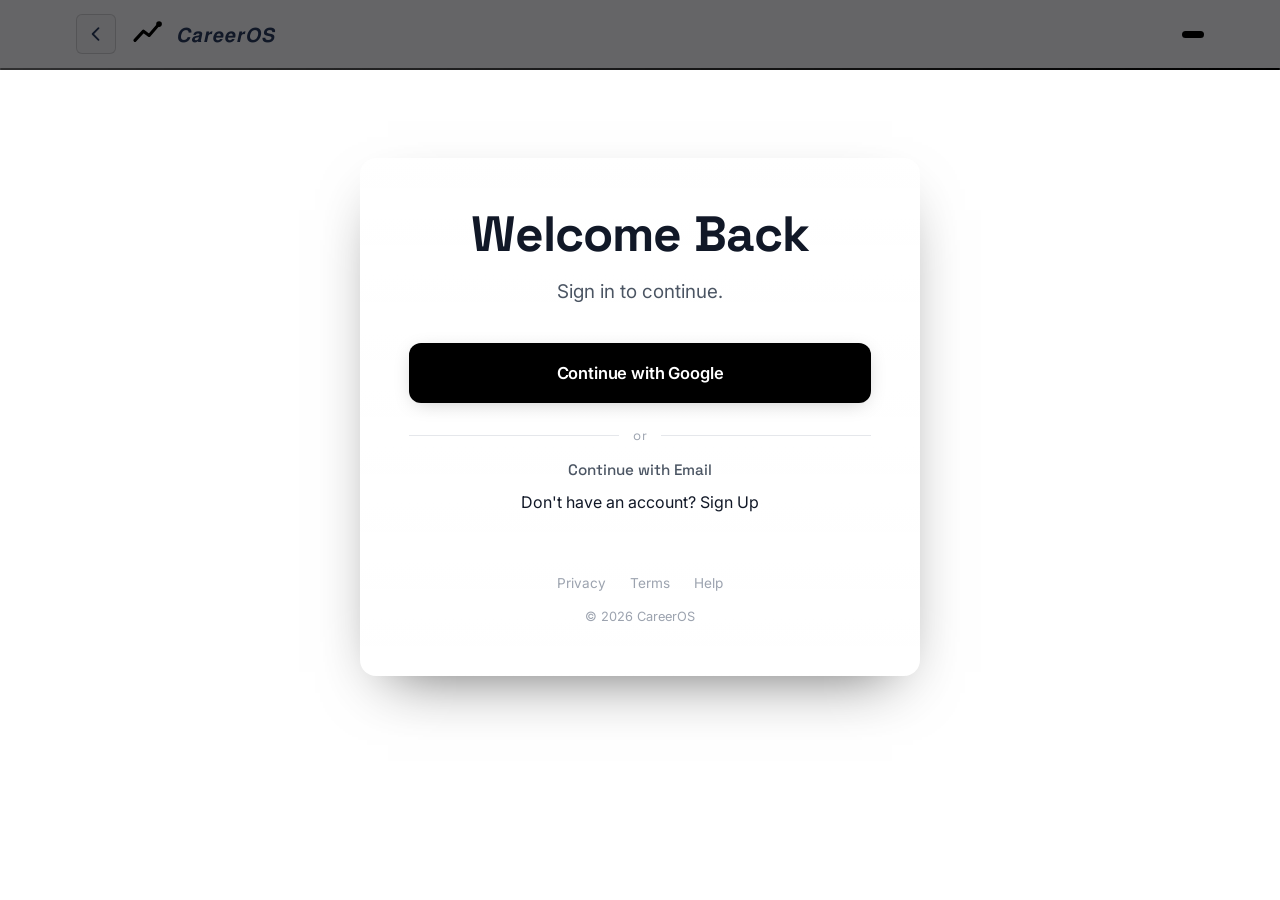
<file: resume.html>
<!DOCTYPE html>
<html lang="en">
<head>
  <meta charset="UTF-8" />
  <meta name="viewport" content="width=device-width, initial-scale=1, viewport-fit=cover" />
  <meta name="theme-color" content="#ffffff" />
  <title>Resume — CareerOS</title>
  <meta name="description" content="What you build, remembered. Your resume evolves automatically as you grow — auto-synced, verified and export-ready." />

  <link rel="preconnect" href="https://fonts.googleapis.com" />
  <link rel="preconnect" href="https://fonts.gstatic.com" crossorigin />
  <link href="https://fonts.googleapis.com/css2?family=DotGothic16&family=Inter:wght@400;500;600&family=JetBrains+Mono:wght@500;600&family=Space+Grotesk:wght@500;600;700&display=swap" rel="stylesheet" />

  <link rel="stylesheet" href="css/style.css" />
</head>
<body class="app-page app-resume" data-app-page">
  
  <header class="nav is-scrolled" id="nav">
    <div class="container nav__inner">
      <a class="brand" href="dashboard.html" aria-label="CareerOS home">
        <svg class="brand__mark" viewBox="0 0 24 24" fill="none" aria-hidden="true">
          <path d="M3.5 16.5 L9.5 10 L13.5 13 L20.5 5" stroke="#000000" stroke-width="2.2" stroke-linecap="round" stroke-linejoin="round"/>
          <circle cx="20.5" cy="5" r="2" fill="#000000"/>
        </svg>
        <span class="brand__name">𝘾𝙖𝙧𝙚𝙚𝙧𝙊𝙎</span>
      </a>

      <nav class="nav__links" id="navLinks" aria-label="Primary">
        <a href="platform.html" class="nav__link">Platform</a>
        <a href="resume.html" class="nav__link">Resume</a>
        <a href="dashboard.html" class="nav__link">Dashboard</a>
        <span class="nav__auth" data-google-navauth data-nav-variant="desktop">
          <a href="signin.html" class="nav__link nav__signin">Sign In</a>
          <a href="signup.html" class="btn btn--primary btn--sm">Get Started</a>
        </span>
      </nav>

      <button class="nav__toggle" id="navToggle" aria-label="Open menu" aria-expanded="false" aria-controls="mobileMenu">
        <span></span><span></span><span></span>
      </button>
    </div>
  </header>

  <div class="mobile-menu" id="mobileMenu" aria-hidden="true">
    <nav class="mobile-menu__links" aria-label="Mobile">
      <a href="dashboard.html" class="mobile-menu__link">Dashboard</a>
      <a href="platform.html" class="mobile-menu__link">Platform</a>
      <a href="resume.html" class="mobile-menu__link">Resume</a>
      <span data-google-navauth data-nav-variant="mobile">
        <a href="signin.html" class="mobile-menu__link">Sign In</a>
        <a href="signup.html" class="btn btn--primary mobile-menu__cta">Get Started</a>
      </span>
    </nav>
  </div>

  <main>
    <div class="container">
      <div class="pagebar reveal">
        <a href="index.html" class="pagebar__link pagebar__arrow-only" aria-label="Back to home"><span class="pagebar__arrow">←</span></a>
      </div>
    </div>

    <section class="section page-section resume" id="resume">
      <div class="container resume__grid">
        <div class="resume__info reveal">
          <h2 class="resume__title">Resume Builder</h2>
          <p class="resume__desc">
            Create and manage your ATS-ready professional resume from your verified Career Profile.
          </p>
          <div class="resume__actions">
            <button class="btn btn--primary">Generate Resume</button>
            <button class="btn btn--ghost">Preview Resume</button>
            <button class="btn btn--ghost">Download PDF</button>
            <button class="btn btn--ghost">ATS Analysis</button>
            <button class="btn btn--ghost">Version History</button>
          </div>
          <div class="resume__status">
            <span class="resume__status-label">ATS Status</span>
            <span class="resume__status-value resume__status-value--pending">Pending Analysis</span>
          </div>
        </div>

        <div class="resume__preview reveal" data-delay="1">
          <article class="resume-card" aria-label="Resume preview">
            <header class="resume-card__head">
              <div class="resume-card__identity">
                <h3 class="resume-card__name">Your Name</h3>
                <p class="resume-card__title">Professional Title</p>
              </div>
              <div class="resume-card__score">
                <span class="resume-card__score-label">Career Score</span>
                <span class="resume-card__score-value">—</span>
              </div>
            </header>
            <div class="resume-card__divider"></div>

            <section class="resume-card__section">
              <h4 class="resume-card__section-title">Experience</h4>
              <p class="resume-card__placeholder">Connect your Career Profile to populate verified experience here.</p>
            </section>

            <section class="resume-card__section">
              <h4 class="resume-card__section-title">Projects</h4>
              <p class="resume-card__placeholder">Your verified projects will appear here once your sources are connected.</p>
            </section>

            <section class="resume-card__section">
              <h4 class="resume-card__section-title">Verified Statistics</h4>
              <div class="resume-card__stats">
                <div class="resume-card__stat"><span class="resume-card__stat-value">—</span><span class="resume-card__stat-label">Contributions</span></div>
                <div class="resume-card__stat"><span class="resume-card__stat-value">—</span><span class="resume-card__stat-label">Problems</span></div>
                <div class="resume-card__stat"><span class="resume-card__stat-value">—</span><span class="resume-card__stat-label">Certificates</span></div>
              </div>
            </section>
          </article>
        </div>
      </div>
    </section>
  </main>

  <footer class="footer">
    <div class="container footer__inner">
      <div class="footer__brand">
        <span class="brand brand--footer">
          <svg class="brand__mark" viewBox="0 0 24 24" fill="none" aria-hidden="true">
            <path d="M3.5 16.5 L9.5 10 L13.5 13 L20.5 5" stroke="#ffffff" stroke-width="2.2" stroke-linecap="round" stroke-linejoin="round"/>
            <circle cx="20.5" cy="5" r="2" fill="#ffffff"/>
          </svg>
          <span class="brand__name">𝘾𝙖𝙧𝙚𝙚𝙧𝙊𝙎</span>
        </span>
        <p class="footer__tagline">Your career, unified and verified.</p>
        <div class="footer__social">
          <a href="https://github.com/Sassyurs19" target="_blank" rel="noopener noreferrer" class="footer__social-link" aria-label="GitHub">
            <svg viewBox="0 0 24 24" fill="currentColor" aria-hidden="true"><path d="M12 .5C5.7.5.5 5.7.5 12c0 5.1 3.3 9.4 7.9 10.9.6.1.8-.3.8-.6v-2c-3.2.7-3.9-1.5-3.9-1.5-.5-1.3-1.3-1.7-1.3-1.7-1.1-.7.1-.7.1-.7 1.2.1 1.8 1.2 1.8 1.2 1 1.8 2.7 1.3 3.4 1 .1-.8.4-1.3.7-1.6-2.6-.3-5.3-1.3-5.3-5.8 0-1.3.5-2.3 1.2-3.1-.1-.3-.5-1.5.1-3.1 0 0 1-.3 3.3 1.2a11.5 11.5 0 0 1 6 0C17 4.6 18 4.9 18 4.9c.6 1.6.2 2.8.1 3.1.8.8 1.2 1.8 1.2 3.1 0 4.5-2.7 5.5-5.3 5.8.4.4.8 1.1.8 2.2v3.3c0 .3.2.7.8.6 4.6-1.5 7.9-5.8 7.9-10.9C23.5 5.7 18.3.5 12 .5z"/></svg>
          </a>
          <a href="https://www.linkedin.com/in/sasidhar-munnangi-b58671379" target="_blank" rel="noopener noreferrer" class="footer__social-link" aria-label="LinkedIn">
            <svg viewBox="0 0 24 24" fill="currentColor" aria-hidden="true"><path d="M4.98 3.5a2.5 2.5 0 1 1 0 5 2.5 2.5 0 0 1 0-5zM3 9h4v12H3zM10 9h3.8v1.7h.1c.53-.95 1.83-1.95 3.77-1.95 4.03 0 4.78 2.55 4.78 5.86V21h-4v-5.4c0-1.29-.02-2.95-1.8-2.95-1.8 0-2.07 1.4-2.07 2.85V21h-4z"/></svg>
          </a>
        </div>
        <div class="footer__trust">
          <span class="footer__trust-label">Works with</span>
          <ul class="footer__trust-logos" aria-label="Trusted integrations">
            <li aria-label="GitHub"><svg viewBox="0 0 24 24" fill="currentColor" aria-hidden="true"><path d="M12 .5C5.7.5.5 5.7.5 12c0 5.1 3.3 9.4 7.9 10.9.6.1.8-.3.8-.6v-2c-3.2.7-3.9-1.5-3.9-1.5-.5-1.3-1.3-1.7-1.3-1.7-1.1-.7.1-.7.1-.7 1.2.1 1.8 1.2 1.8 1.2 1 1.8 2.7 1.3 3.4 1 .1-.8.4-1.3.7-1.6-2.6-.3-5.3-1.3-5.3-5.8 0-1.3.5-2.3 1.2-3.1-.1-.3-.5-1.5.1-3.1 0 0 1-.3 3.3 1.2a11.5 11.5 0 0 1 6 0C17 4.6 18 4.9 18 4.9c.6 1.6.2 2.8.1 3.1.8.8 1.2 1.8 1.2 3.1 0 4.5-2.7 5.5-5.3 5.8.4.4.8 1.1.8 2.2v3.3c0 .3.2.7.8.6 4.6-1.5 7.9-5.8 7.9-10.9C23.5 5.7 18.3.5 12 .5z"/></svg></li>
            <li aria-label="LeetCode"><svg viewBox="0 0 24 24" fill="none" stroke="currentColor" stroke-width="2.1" stroke-linecap="round" stroke-linejoin="round" aria-hidden="true"><path d="M14.6 3 7.5 10.2a2.4 2.4 0 0 0 0 3.4L14.6 21"/><path d="M9.5 12.4h9.5"/></svg></li>
            <li aria-label="GeeksforGeeks"><svg viewBox="0 0 24 24" fill="currentColor" aria-hidden="true"><path d="M7.6 7.4a4.3 4.3 0 1 0 3.7 6.5l-1.6-1a2.4 2.4 0 1 1-2.1-3.6c.66 0 1.25.27 1.68.7l1.2-1.36A4.3 4.3 0 0 0 7.6 7.4z"/><path d="M16.4 7.4a4.3 4.3 0 1 0 3.7 6.5l-1.6-1a2.4 2.4 0 1 1-2.1-3.6c.66 0 1.25.27 1.68.7l1.2-1.36a4.3 4.3 0 0 0-2.88-1.24z"/></svg></li>
            <li aria-label="LinkedIn"><svg viewBox="0 0 24 24" fill="currentColor" aria-hidden="true"><path d="M4.98 3.5a2.5 2.5 0 1 1 0 5 2.5 2.5 0 0 1 0-5zM3 9h4v12H3zM10 9h3.8v1.7h.1c.53-.95 1.83-1.95 3.77-1.95 4.03 0 4.78 2.55 4.78 5.86V21h-4v-5.4c0-1.29-.02-2.95-1.8-2.95-1.8 0-2.07 1.4-2.07 2.85V21h-4z"/></svg></li>
          </ul>
        </div>
      </div>
      <nav class="footer__nav" aria-label="Footer navigation">
        <span class="footer__nav-title">Explore</span>
        <a href="platform.html">Platform</a>
        <a href="resume.html">Resume</a>
        <a href="about.html">About</a>
        <a href="mailto:sassyurs19@gmail.com">Contact</a>
      </nav>
    </div>
    <div class="container footer__bottom">
      <p class="footer__note">© 2026 CareerOS · Progress leaves proof.</p>
    </div>
  </footer>

  <script src="js/navbar.js"></script>
  <script src="js/animations.js"></script>
  <script src="js/loader.js"></script>
  <script src="js/navigation.js"></script>
  <script src="js/github.js"></script>
  <script src="js/google.js"></script>
  <script src="js/toast.js"></script>
  <script src="js/modal.js"></script>
  <script src="js/app.js"></script>
</body>
</html>
</file>
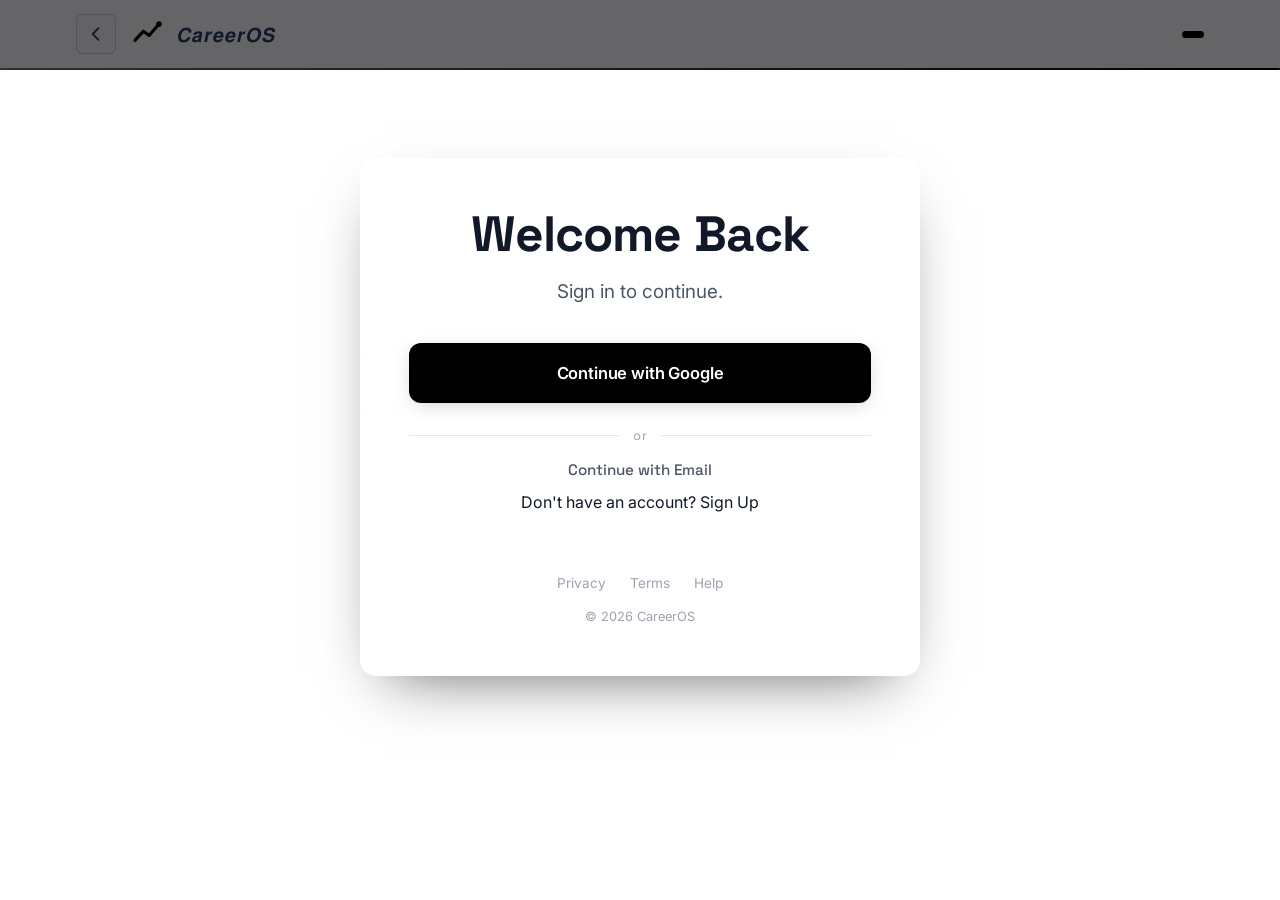
<file: signin.html>
<!DOCTYPE html>
<html lang="en">
<head>
  <meta charset="UTF-8" />
  <meta name="viewport" content="width=device-width, initial-scale=1, viewport-fit=cover" />
  <meta name="theme-color" content="#ffffff" />
  <title>Welcome Back — Sign In to CareerOS</title>
  <meta name="description" content="Sign in to CareerOS — access your professional profile, achievements and career progress in one unified, verified operating system." />

  <link rel="preconnect" href="https://fonts.googleapis.com" />
  <link rel="preconnect" href="https://fonts.gstatic.com" crossorigin />
  <link href="https://fonts.googleapis.com/css2?family=DotGothic16&family=Inter:wght@400;500;600&family=JetBrains+Mono:wght@500;600&family=Space+Grotesk:wght@500;600;700&display=swap" rel="stylesheet" />

  <link rel="stylesheet" href="css/style.css" />

  <!-- Google Identity Services (real OAuth; activates once GOOGLE_CLIENT_ID is set in js/app.js) -->
  <script src="https://accounts.google.com/gsi/client" async></script>
</head>
<body data-google-redirect="dashboard.html">
  <!-- TOP BAR: back + brand + progress -->
  <header class="ob-top">
    <div class="ob-top__inner">
      <a class="ob-back" href="index.html" aria-label="Back to home">
        <svg viewBox="0 0 24 24" fill="none" aria-hidden="true">
          <path d="M15 5 L8 12 L15 19" stroke="currentColor" stroke-width="2.2" stroke-linecap="round" stroke-linejoin="round"/>
        </svg>
      </a>
      <button class="ob-back" id="obBack" type="button" aria-label="Go back" hidden>
        <svg viewBox="0 0 24 24" fill="none" aria-hidden="true">
          <path d="M15 5 L8 12 L15 19" stroke="currentColor" stroke-width="2.2" stroke-linecap="round" stroke-linejoin="round"/>
        </svg>
      </button>

      <a class="brand" href="index.html" aria-label="CareerOS home">
        <svg class="brand__mark" viewBox="0 0 24 24" fill="none" aria-hidden="true">
          <path d="M3.5 16.5 L9.5 10 L13.5 13 L20.5 5" stroke="#000000" stroke-width="2.2" stroke-linecap="round" stroke-linejoin="round"/>
          <circle cx="20.5" cy="5" r="2" fill="#000000"/>
        </svg>
        <span class="brand__name">𝘾𝙖𝙧𝙚𝙚𝙧𝙊𝙎</span>
      </a>

      <div class="ob-steps" id="obSteps" aria-hidden="true"></div>
    </div>
    <div class="ob-progress"><span class="ob-progress__fill" id="obProgressFill"></span></div>
  </header>

  <main class="ob-main" id="obMain">

    <!-- STEP 1 — WELCOME BACK -->
    <section class="ob-step is-active" data-step="1" aria-labelledby="si-title">
      <div class="ob-step__inner ob-welcome">
        <h1 class="ob-h1" id="si-title">Welcome Back</h1>
        <p class="ob-sub">Sign in to continue.</p>

        <div data-oauth-block>
          <div class="ob-welcome__actions">
            <button class="btn btn--primary btn--lg ob-oauth" type="button" data-google-connect>
              <svg viewBox="0 0 24 24" aria-hidden="true" class="ob-oauth__icon">
                <path fill="#4285F4" d="M22.56 12.25c0-.78-.07-1.53-.2-2.25H12v4.26h5.92a5.06 5.06 0 0 1-2.2 3.32v2.77h3.57c2.08-1.92 3.27-4.74 3.27-8.1z"/>
                <path fill="#34A853" d="M12 23c2.97 0 5.46-.98 7.28-2.65l-3.57-2.77c-.98.66-2.23 1.06-3.71 1.06-2.86 0-5.29-1.93-6.16-4.53H2.18v2.84A11 11 0 0 0 12 23z"/>
                <path fill="#FBBC05" d="M5.84 14.11a6.6 6.6 0 0 1 0-4.22V7.05H2.18a11 11 0 0 0 0 9.9l3.66-2.84z"/>
                <path fill="#EA4335" d="M12 5.38c1.62 0 3.06.56 4.21 1.64l3.15-3.15C17.45 2.09 14.97 1 12 1A11 11 0 0 0 2.18 7.05l3.66 2.84C6.71 7.31 9.14 5.38 12 5.38z"/>
              </svg>
              Continue with Google
            </button>
          </div>
          <div class="ob-divider">or</div>
          <button class="ob-textbtn" type="button" data-show-email>Continue with Email</button>
        </div>

        <!-- Email sign-in panel -->
        <div id="obEmailPanel" hidden>
          <div class="ob-form" data-email-entry>
            <label class="ob-input-label" for="siEmail">Email Address</label>
            <input class="ob-input" id="siEmail" type="email" inputmode="email" autocomplete="email" placeholder="you@example.com" />
            <button class="btn btn--primary btn--lg" type="button" data-email-continue>Continue</button>
          </div>
          <div data-code-entry hidden>
            <span class="ob-otp__sent">Verification code sent to <b data-email-target>your email</b>.</span>
            <div class="ob-otp__boxes" role="group" aria-label="6 digit verification code">
              <input class="ob-otp__box" type="text" inputmode="numeric" maxlength="1" aria-label="Digit 1" />
              <input class="ob-otp__box" type="text" inputmode="numeric" maxlength="1" aria-label="Digit 2" />
              <input class="ob-otp__box" type="text" inputmode="numeric" maxlength="1" aria-label="Digit 3" />
              <input class="ob-otp__box" type="text" inputmode="numeric" maxlength="1" aria-label="Digit 4" />
              <input class="ob-otp__box" type="text" inputmode="numeric" maxlength="1" aria-label="Digit 5" />
              <input class="ob-otp__box" type="text" inputmode="numeric" maxlength="1" aria-label="Digit 6" />
            </div>
            <div class="ob-otp__actions">
              <button class="btn btn--primary btn--lg" type="button" data-otp-verify>Verify Code</button>
              <button class="ob-skip" type="button" data-otp-resend>Resend Code</button>
            </div>
          </div>
        </div>

        <p class="ob-switch">Don't have an account? <a href="signup.html">Sign Up</a></p>

        <footer class="auth-footer">
          <nav class="auth-footer__links">
            <a href="#">Privacy</a>
            <a href="#">Terms</a>
            <a href="#">Help</a>
          </nav>
          <p class="auth-footer__copyright">© 2026 CareerOS</p>
        </footer>
      </div>
    </section>

  </main>

  <script src="js/navbar.js"></script>
  <script src="js/animations.js"></script>
  <script src="js/loader.js"></script>
  <script src="js/navigation.js"></script>
  <script src="js/auth.js"></script>
  <script src="js/github.js"></script>
  <script src="js/google.js"></script>
  <script src="js/toast.js"></script>
  <script src="js/modal.js"></script>
  <script src="js/app.js"></script>
</body>
</html>
</file>
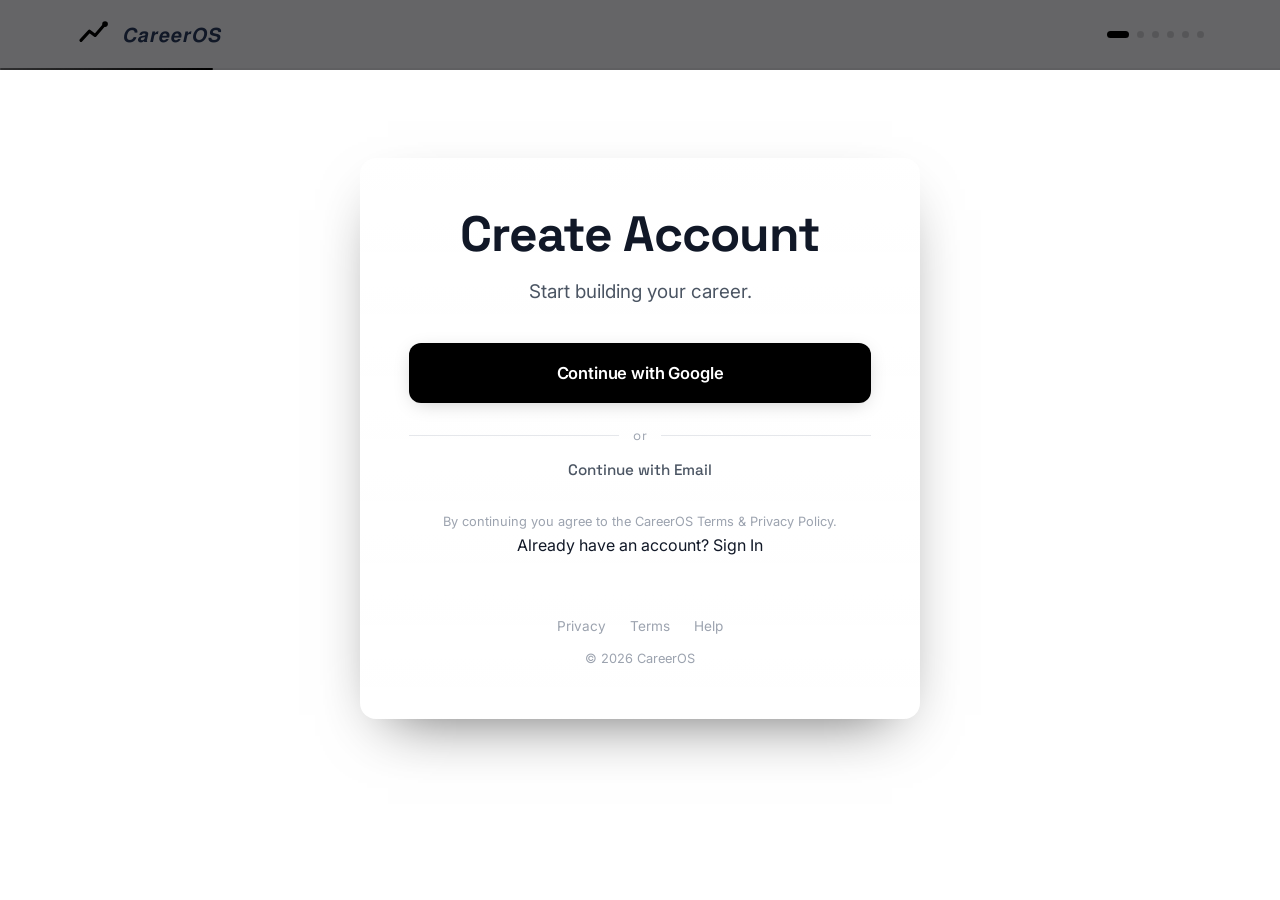
<file: signup.html>
<!DOCTYPE html>
<html lang="en">
<head>
  <meta charset="UTF-8" />
  <meta name="viewport" content="width=device-width, initial-scale=1, viewport-fit=cover" />
  <meta name="theme-color" content="#ffffff" />
  <title>Create Your CareerOS — Sign Up</title>
  <meta name="description" content="Create your CareerOS — a single professional operating system for your projects, coding profiles, achievements, certifications and career progress." />

  <link rel="preconnect" href="https://fonts.googleapis.com" />
  <link rel="preconnect" href="https://fonts.gstatic.com" crossorigin />
  <link href="https://fonts.googleapis.com/css2?family=DotGothic16&family=Inter:wght@400;500;600&family=JetBrains+Mono:wght@500;600&family=Space+Grotesk:wght@500;600;700&display=swap" rel="stylesheet" />

  <link rel="stylesheet" href="css/style.css" />

  <!-- Google Identity Services (real OAuth; activates once GOOGLE_CLIENT_ID is set in js/app.js) -->
  <script src="https://accounts.google.com/gsi/client" async></script>
</head>
<body data-google-redirect="dashboard.html">
  <!-- TOP BAR: back + brand + progress -->
  <header class="ob-top">
    <div class="ob-top__inner">
      <button class="ob-back" id="obBack" type="button" aria-label="Go back" hidden>
        <svg viewBox="0 0 24 24" fill="none" aria-hidden="true">
          <path d="M15 5 L8 12 L15 19" stroke="currentColor" stroke-width="2.2" stroke-linecap="round" stroke-linejoin="round"/>
        </svg>
      </button>

      <a class="brand" href="index.html" aria-label="CareerOS home">
        <svg class="brand__mark" viewBox="0 0 24 24" fill="none" aria-hidden="true">
          <path d="M3.5 16.5 L9.5 10 L13.5 13 L20.5 5" stroke="#000000" stroke-width="2.2" stroke-linecap="round" stroke-linejoin="round"/>
          <circle cx="20.5" cy="5" r="2" fill="#000000"/>
        </svg>
        <span class="brand__name">𝘾𝙖𝙧𝙚𝙚𝙧𝙊𝙎</span>
      </a>

      <div class="ob-steps" id="obSteps" aria-hidden="true"></div>
    </div>
    <div class="ob-progress"><span class="ob-progress__fill" id="obProgressFill"></span></div>
  </header>

  <main class="ob-main" id="obMain">

    <!-- STEP 1 — WELCOME -->
    <section class="ob-step is-active" data-step="1" aria-labelledby="s1-title">
      <div class="ob-step__inner ob-welcome">
        <h1 class="ob-h1" id="s1-title">Create Account</h1>
        <p class="ob-sub">Start building your career.</p>

        <div data-oauth-block>
          <div class="ob-welcome__actions">
            <button class="btn btn--primary btn--lg ob-oauth" type="button" data-google-connect>
              <svg viewBox="0 0 24 24" aria-hidden="true" class="ob-oauth__icon">
                <path fill="#4285F4" d="M22.56 12.25c0-.78-.07-1.53-.2-2.25H12v4.26h5.92a5.06 5.06 0 0 1-2.2 3.32v2.77h3.57c2.08-1.92 3.27-4.74 3.27-8.1z"/>
                <path fill="#34A853" d="M12 23c2.97 0 5.46-.98 7.28-2.65l-3.57-2.77c-.98.66-2.23 1.06-3.71 1.06-2.86 0-5.29-1.93-6.16-4.53H2.18v2.84A11 11 0 0 0 12 23z"/>
                <path fill="#FBBC05" d="M5.84 14.11a6.6 6.6 0 0 1 0-4.22V7.05H2.18a11 11 0 0 0 0 9.9l3.66-2.84z"/>
                <path fill="#EA4335" d="M12 5.38c1.62 0 3.06.56 4.21 1.64l3.15-3.15C17.45 2.09 14.97 1 12 1A11 11 0 0 0 2.18 7.05l3.66 2.84C6.71 7.31 9.14 5.38 12 5.38z"/>
              </svg>
              Continue with Google
            </button>
          </div>
          <div class="ob-divider">or</div>
          <button class="ob-textbtn" type="button" data-show-email>Continue with Email</button>
        </div>

        <!-- Email sign-up panel (hidden until requested) -->
        <div id="obEmailPanel" hidden>
          <div class="ob-form" data-email-entry>
            <label class="ob-input-label" for="suEmail">Email Address</label>
            <input class="ob-input" id="suEmail" type="email" inputmode="email" autocomplete="email" placeholder="you@example.com" />
            <button class="btn btn--primary btn--lg" type="button" data-email-continue>Continue</button>
          </div>
          <div data-code-entry hidden>
            <span class="ob-otp__sent">Verification code sent to <b data-email-target>your email</b>.</span>
            <div class="ob-otp__boxes" role="group" aria-label="6 digit verification code">
              <input class="ob-otp__box" type="text" inputmode="numeric" maxlength="1" aria-label="Digit 1" />
              <input class="ob-otp__box" type="text" inputmode="numeric" maxlength="1" aria-label="Digit 2" />
              <input class="ob-otp__box" type="text" inputmode="numeric" maxlength="1" aria-label="Digit 3" />
              <input class="ob-otp__box" type="text" inputmode="numeric" maxlength="1" aria-label="Digit 4" />
              <input class="ob-otp__box" type="text" inputmode="numeric" maxlength="1" aria-label="Digit 5" />
              <input class="ob-otp__box" type="text" inputmode="numeric" maxlength="1" aria-label="Digit 6" />
            </div>
            <div class="ob-otp__actions">
              <button class="btn btn--primary btn--lg" type="button" data-next>Verify Code</button>
              <button class="ob-skip" type="button" data-otp-resend>Resend Code</button>
            </div>
          </div>
        </div>

        <p class="ob-fineprint">By continuing you agree to the CareerOS Terms &amp; Privacy Policy.</p>
        <p class="ob-switch">Already have an account? <a href="signin.html">Sign In</a></p>

        <footer class="auth-footer">
          <nav class="auth-footer__links">
            <a href="#">Privacy</a>
            <a href="#">Terms</a>
            <a href="#">Help</a>
          </nav>
          <p class="auth-footer__copyright">© 2026 CareerOS</p>
        </footer>
      </div>
    </section>

    <!-- STEP 2 — USER TYPE -->
    <section class="ob-step" data-step="2" aria-labelledby="s2-title" hidden>
      <div class="ob-step__inner">
        <span class="ob-kicker">Step 2</span>
        <h2 class="ob-h2" id="s2-title">What best describes you?</h2>
        <p class="ob-sub">We'll tailor your CareerOS to fit where you are right now.</p>

        <div class="ob-cards ob-cards--type" role="radiogroup" aria-label="User type" data-advance>
          <button class="ob-card" type="button" role="radio" aria-checked="false" data-single="userType" data-value="Student">
            <span class="ob-card__icon" aria-hidden="true">🎓</span>
            <span class="ob-card__title">Student</span>
            <span class="ob-card__desc">Learning, building skills and projects.</span>
          </button>
          <button class="ob-card" type="button" role="radio" aria-checked="false" data-single="userType" data-value="Job Seeker">
            <span class="ob-card__icon" aria-hidden="true">🔍</span>
            <span class="ob-card__title">Job Seeker</span>
            <span class="ob-card__desc">Actively looking for the next role.</span>
          </button>
          <button class="ob-card" type="button" role="radio" aria-checked="false" data-single="userType" data-value="Developer">
            <span class="ob-card__icon" aria-hidden="true">⌨️</span>
            <span class="ob-card__title">Developer</span>
            <span class="ob-card__desc">Shipping code and solving problems.</span>
          </button>
          <button class="ob-card" type="button" role="radio" aria-checked="false" data-single="userType" data-value="Professional">
            <span class="ob-card__icon" aria-hidden="true">💼</span>
            <span class="ob-card__title">Professional</span>
            <span class="ob-card__desc">Growing an established career.</span>
          </button>
        </div>

      </div>
    </section>

    <!-- STEP 3 — CONNECT YOUR ECOSYSTEM -->
    <section class="ob-step" data-step="3" aria-labelledby="s3-title" hidden>
      <div class="ob-step__inner">
        <span class="ob-kicker">Step 3</span>
        <h2 class="ob-h2" id="s3-title">Connect Your Ecosystem</h2>
        <p class="ob-sub">Import your achievements automatically.</p>

        <ul class="ob-connect" aria-label="Platforms to connect">
          <li class="ob-connect__row" data-connect="LeetCode">
            <span class="ob-connect__brand">
              <span class="ob-connect__logo ob-connect__logo--lc" aria-hidden="true">
                <svg viewBox="0 0 24 24" fill="none" stroke="currentColor" stroke-width="2.1" stroke-linecap="round" stroke-linejoin="round"><path d="M14.6 3 7.5 10.2a2.4 2.4 0 0 0 0 3.4L14.6 21"/><path d="M9.5 12.4h9.5"/></svg>
              </span>
              <span class="ob-connect__meta">
                <span class="ob-connect__name">LeetCode</span>
                <span class="ob-connect__hint">Problems solved &amp; contest rating</span>
              </span>
            </span>
            <button class="btn btn--ghost btn--sm ob-connect__btn" type="button">Connect</button>
            <span class="ob-connect__status"><svg viewBox="0 0 24 24" fill="none"><path d="M5 12.5 L10 17.5 L19 7" stroke="currentColor" stroke-width="2.4" stroke-linecap="round" stroke-linejoin="round"/></svg> Connected</span>
          </li>
          <li class="ob-connect__row" data-connect="GeeksforGeeks">
            <span class="ob-connect__brand">
              <span class="ob-connect__logo ob-connect__logo--gfg" aria-hidden="true">
                <svg viewBox="0 0 24 24" fill="currentColor"><path d="M7.6 7.4a4.3 4.3 0 1 0 3.7 6.5l-1.6-1a2.4 2.4 0 1 1-2.1-3.6c.66 0 1.25.27 1.68.7l1.2-1.36A4.3 4.3 0 0 0 7.6 7.4z"/><path d="M16.4 7.4a4.3 4.3 0 1 0 3.7 6.5l-1.6-1a2.4 2.4 0 1 1-2.1-3.6c.66 0 1.25.27 1.68.7l1.2-1.36a4.3 4.3 0 0 0-2.88-1.24z"/></svg>
              </span>
              <span class="ob-connect__meta">
                <span class="ob-connect__name">GeeksforGeeks</span>
                <span class="ob-connect__hint">Practice stats &amp; articles</span>
              </span>
            </span>
            <button class="btn btn--ghost btn--sm ob-connect__btn" type="button">Connect</button>
            <span class="ob-connect__status"><svg viewBox="0 0 24 24" fill="none"><path d="M5 12.5 L10 17.5 L19 7" stroke="currentColor" stroke-width="2.4" stroke-linecap="round" stroke-linejoin="round"/></svg> Connected</span>
          </li>
          <li class="ob-connect__row" data-connect="LinkedIn">
            <span class="ob-connect__brand">
              <span class="ob-connect__logo ob-connect__logo--in" aria-hidden="true">
                <svg viewBox="0 0 24 24" fill="currentColor"><path d="M4.98 3.5a2.5 2.5 0 1 1 0 5 2.5 2.5 0 0 1 0-5zM3 9h4v12H3zM10 9h3.8v1.7h.1c.53-.95 1.83-1.95 3.77-1.95 4.03 0 4.78 2.55 4.78 5.86V21h-4v-5.4c0-1.29-.02-2.95-1.8-2.95-1.8 0-2.07 1.4-2.07 2.85V21h-4z"/></svg>
              </span>
              <span class="ob-connect__meta">
                <span class="ob-connect__name">LinkedIn</span>
                <span class="ob-connect__hint">Experience, education &amp; network</span>
              </span>
            </span>
            <button class="btn btn--ghost btn--sm ob-connect__btn" type="button">Connect</button>
            <span class="ob-connect__status"><svg viewBox="0 0 24 24" fill="none"><path d="M5 12.5 L10 17.5 L19 7" stroke="currentColor" stroke-width="2.4" stroke-linecap="round" stroke-linejoin="round"/></svg> Connected</span>
          </li>
        </ul>

        <div class="ob-actions ob-actions--split">
          <button class="ob-skip" type="button" data-next>Skip for now</button>
          <button class="btn btn--primary btn--lg" type="button" data-next>Continue</button>
        </div>
      </div>
    </section>

    <!-- STEP 4 — GOALS -->
    <section class="ob-step" data-step="4" aria-labelledby="s4-title" hidden>
      <div class="ob-step__inner ob-step__inner--wide">
        <span class="ob-kicker">Step 4</span>
        <h2 class="ob-h2" id="s4-title">Tell us about your goals</h2>
        <p class="ob-sub">A few quick choices so CareerOS can focus on what matters to you.</p>

        <div class="ob-field">
          <h3 class="ob-field__label">Current status</h3>
          <div class="ob-chips" role="radiogroup" aria-label="Current status">
            <button class="ob-chip" type="button" role="radio" aria-checked="false" data-single="status" data-value="Student">Student</button>
            <button class="ob-chip" type="button" role="radio" aria-checked="false" data-single="status" data-value="Graduate">Graduate</button>
            <button class="ob-chip" type="button" role="radio" aria-checked="false" data-single="status" data-value="Working Professional">Working Professional</button>
          </div>
        </div>

        <div class="ob-field">
          <h3 class="ob-field__label">Interested domains <span class="ob-field__hint">choose any</span></h3>
          <div class="ob-chips">
            <button class="ob-chip" type="button" aria-pressed="false" data-multi="domains" data-value="Software Development">Software Development</button>
            <button class="ob-chip" type="button" aria-pressed="false" data-multi="domains" data-value="Artificial Intelligence">Artificial Intelligence</button>
            <button class="ob-chip" type="button" aria-pressed="false" data-multi="domains" data-value="Cybersecurity">Cybersecurity</button>
            <button class="ob-chip" type="button" aria-pressed="false" data-multi="domains" data-value="Data Science">Data Science</button>
            <button class="ob-chip" type="button" aria-pressed="false" data-multi="domains" data-value="Cloud Computing">Cloud Computing</button>
            <button class="ob-chip" type="button" aria-pressed="false" data-multi="domains" data-value="Electronics & Communication">Electronics &amp; Communication</button>
            <button class="ob-chip" type="button" aria-pressed="false" data-multi="domains" data-value="Product Management">Product Management</button>
            <button class="ob-chip" type="button" aria-pressed="false" data-multi="domains" data-value="UI/UX Design">UI/UX Design</button>
          </div>
        </div>

        <div class="ob-field">
          <h3 class="ob-field__label">Career goal</h3>
          <div class="ob-chips" role="radiogroup" aria-label="Career goal">
            <button class="ob-chip" type="button" role="radio" aria-checked="false" data-single="goal" data-value="Dream Company">Dream Company</button>
            <button class="ob-chip" type="button" role="radio" aria-checked="false" data-single="goal" data-value="Higher Studies">Higher Studies</button>
            <button class="ob-chip" type="button" role="radio" aria-checked="false" data-single="goal" data-value="Freelancing">Freelancing</button>
            <button class="ob-chip" type="button" role="radio" aria-checked="false" data-single="goal" data-value="Startup Founder">Startup Founder</button>
            <button class="ob-chip" type="button" role="radio" aria-checked="false" data-single="goal" data-value="Government Jobs">Government Jobs</button>
          </div>
        </div>

        <div class="ob-actions">
          <button class="btn btn--primary btn--lg" type="button" data-next>Continue</button>
        </div>
      </div>
    </section>

    <!-- STEP 5 — PROFILE CREATION (loading) -->
    <section class="ob-step ob-step--loading" data-step="5" data-onenter="loading" aria-labelledby="s5-title" hidden>
      <div class="ob-step__inner ob-loading">
        <svg class="ob-loading__logo" viewBox="0 0 24 24" fill="none" aria-hidden="true">
          <defs>
            <linearGradient id="obLogoSheen" x1="0" y1="0" x2="1" y2="0" gradientUnits="objectBoundingBox">
              <stop offset="0%" stop-color="#6b7280"/>
              <stop offset="40%" stop-color="#9ca3af"/>
              <stop offset="50%" stop-color="#ffffff"/>
              <stop offset="60%" stop-color="#e5e7eb"/>
              <stop offset="100%" stop-color="#6b7280"/>
              <animateTransform attributeName="gradientTransform" type="translate" from="-1 0" to="1 0" dur="1.8s" repeatCount="indefinite"/>
            </linearGradient>
          </defs>
          <path d="M3.5 16.5 L9.5 10 L13.5 13 L20.5 5" stroke="url(#obLogoSheen)" stroke-width="2.2" stroke-linecap="round" stroke-linejoin="round"/>
          <circle cx="20.5" cy="5" r="2" fill="url(#obLogoSheen)"/>
        </svg>
        <h2 class="ob-h2" id="s5-title">Creating your CareerOS…</h2>
        <p class="ob-loading__msg" id="obLoadingMsg">Importing achievements…</p>
        <div class="ob-loading__bar"><span class="ob-loading__fill" id="obLoadingFill"></span></div>
        <div class="ob-loading__pct" id="obLoadingPct">0%</div>
      </div>
    </section>

    <!-- STEP 6 — SUCCESS -->
    <section class="ob-step" data-step="6" aria-labelledby="s6-title" hidden>
      <div class="ob-step__inner ob-success">
        <span class="ob-success__badge" aria-hidden="true">
          <svg viewBox="0 0 24 24" fill="none"><path d="M5 12.5 L10 17.5 L19 7" stroke="currentColor" stroke-width="2.4" stroke-linecap="round" stroke-linejoin="round"/></svg>
        </span>
        <h2 class="ob-h2" id="s6-title">Welcome to CareerOS</h2>
        <p class="ob-sub">Your professional journey starts here.</p>

        <ul class="ob-checklist">
          <li><span class="ob-checklist__tick" aria-hidden="true">✓</span> Profile Created</li>
          <li><span class="ob-checklist__tick" aria-hidden="true">✓</span> Ecosystem Connected</li>
          <li><span class="ob-checklist__tick" aria-hidden="true">✓</span> Career Foundation Ready</li>
        </ul>

        <div class="ob-welcome__actions">
          <a class="btn btn--primary btn--lg" href="dashboard.html">Enter Dashboard</a>
          <a class="btn btn--ghost btn--lg" href="resume.html">Complete Profile</a>
        </div>
      </div>
    </section>

  </main>

  <script src="js/navbar.js"></script>
  <script src="js/animations.js"></script>
  <script src="js/loader.js"></script>
  <script src="js/navigation.js"></script>
  <script src="js/auth.js"></script>
  <script src="js/github.js"></script>
  <script src="js/google.js"></script>
  <script src="js/toast.js"></script>
  <script src="js/modal.js"></script>
  <script src="js/app.js"></script>
</body>
</html>
</file>
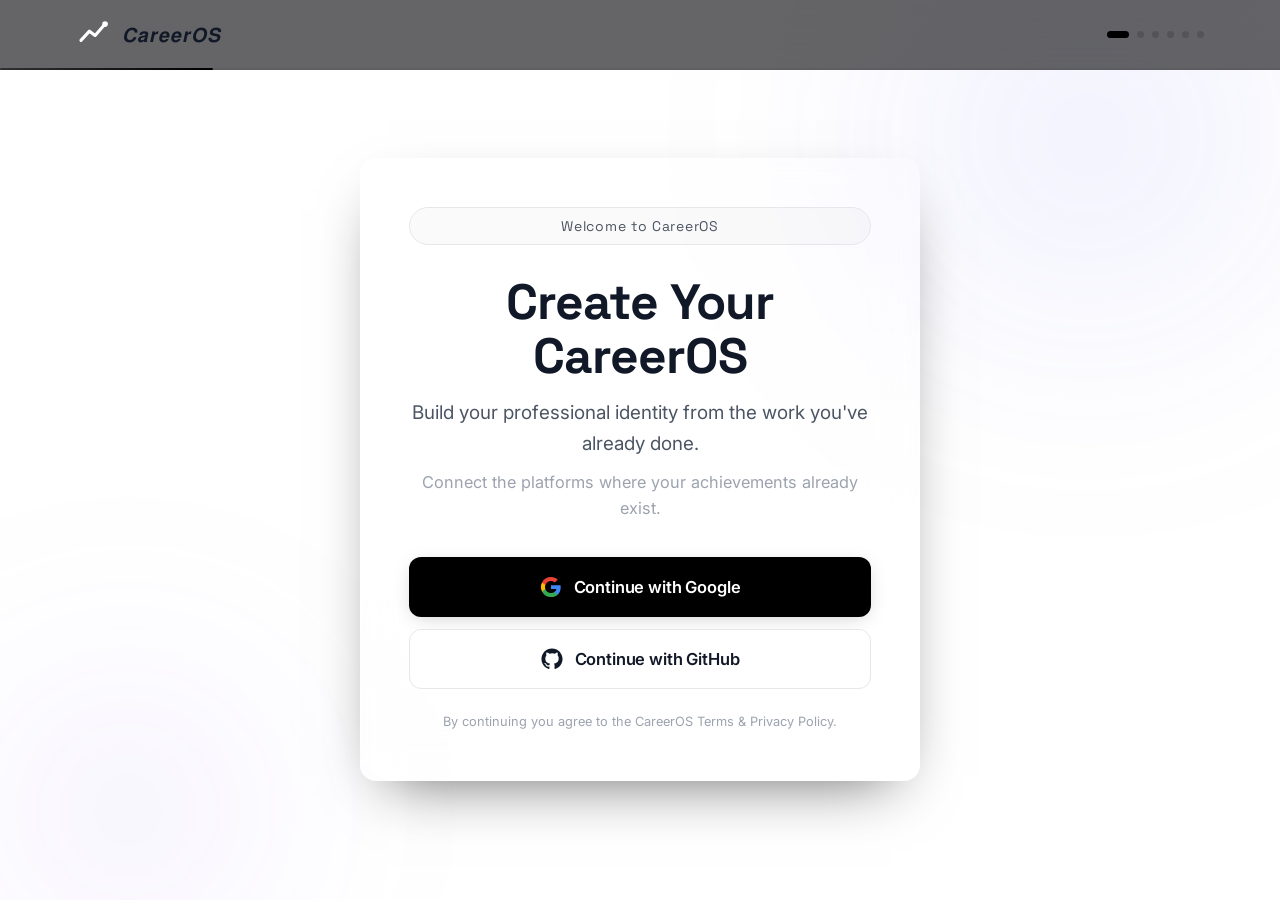
<file: onboarding/wizard.html>
<!DOCTYPE html>
<html lang="en">
<head>
  <meta charset="UTF-8" />
  <meta name="viewport" content="width=device-width, initial-scale=1, viewport-fit=cover" />
  <meta name="theme-color" content="#050505" />
  <title>Create Your CareerOS — Onboarding</title>
  <meta name="description" content="Set up your CareerOS — a single professional operating system for your projects, coding profiles, achievements, certifications and career progress." />

  <link rel="preconnect" href="https://fonts.googleapis.com" />
  <link rel="preconnect" href="https://fonts.gstatic.com" crossorigin />
  <link href="https://fonts.googleapis.com/css2?family=Inter:wght@400;500;600;700&family=Space+Grotesk:wght@400;500;600;700&display=swap" rel="stylesheet" />

  <link rel="stylesheet" href="../css/style.css" />
</head>
<body>
  <!-- Architectural background (matches homepage) -->
  <div class="ob-bg" aria-hidden="true">
    <div class="ob-bg__glow ob-bg__glow--1"></div>
    <div class="ob-bg__glow ob-bg__glow--2"></div>
    <div class="ob-bg__grid"></div>
    <div class="ob-bg__beam"></div>
  </div>

  <!-- TOP BAR: brand + progress -->
  <header class="ob-top">
    <div class="ob-top__inner">
      <button class="ob-back" id="obBack" type="button" aria-label="Go back" hidden>
        <svg viewBox="0 0 24 24" fill="none" aria-hidden="true">
          <path d="M15 5 L8 12 L15 19" stroke="currentColor" stroke-width="2.2" stroke-linecap="round" stroke-linejoin="round"/>
        </svg>
      </button>

      <a class="brand" href="../index.html" aria-label="CareerOS home">
        <svg class="brand__mark" viewBox="0 0 24 24" fill="none" aria-hidden="true">
          <path d="M3.5 16.5 L9.5 10 L13.5 13 L20.5 5" stroke="#ffffff" stroke-width="2.2" stroke-linecap="round" stroke-linejoin="round"/>
          <circle cx="20.5" cy="5" r="2" fill="#ffffff"/>
        </svg>
        <span class="brand__name">𝘾𝙖𝙧𝙚𝙚𝙧𝙊𝙎</span>
      </a>

      <div class="ob-steps" id="obSteps" aria-hidden="true"></div>
    </div>
    <div class="ob-progress"><span class="ob-progress__fill" id="obProgressFill"></span></div>
  </header>

  <main class="ob-main" id="obMain">

    <!-- STEP 1 — WELCOME -->
    <section class="ob-step is-active" data-step="1" aria-labelledby="s1-title">
      <div class="ob-step__inner ob-welcome">
        <span class="eyebrow">Welcome to CareerOS</span>
        <h1 class="ob-h1" id="s1-title">Create Your CareerOS</h1>
        <p class="ob-sub">Build your professional identity from the work you've already done.</p>
        <p class="ob-desc">Connect the platforms where your achievements already exist.</p>

        <div class="ob-welcome__actions">
          <button class="btn btn--primary btn--lg ob-oauth" type="button" data-next>
            <svg viewBox="0 0 24 24" aria-hidden="true" class="ob-oauth__icon">
              <path fill="#4285F4" d="M22.56 12.25c0-.78-.07-1.53-.2-2.25H12v4.26h5.92a5.06 5.06 0 0 1-2.2 3.32v2.77h3.57c2.08-1.92 3.27-4.74 3.27-8.1z"/>
              <path fill="#34A853" d="M12 23c2.97 0 5.46-.98 7.28-2.65l-3.57-2.77c-.98.66-2.23 1.06-3.71 1.06-2.86 0-5.29-1.93-6.16-4.53H2.18v2.84A11 11 0 0 0 12 23z"/>
              <path fill="#FBBC05" d="M5.84 14.11a6.6 6.6 0 0 1 0-4.22V7.05H2.18a11 11 0 0 0 0 9.9l3.66-2.84z"/>
              <path fill="#EA4335" d="M12 5.38c1.62 0 3.06.56 4.21 1.64l3.15-3.15C17.45 2.09 14.97 1 12 1A11 11 0 0 0 2.18 7.05l3.66 2.84C6.71 7.31 9.14 5.38 12 5.38z"/>
            </svg>
            Continue with Google
          </button>
          <button class="btn btn--ghost btn--lg ob-oauth" type="button" data-next>
            <svg viewBox="0 0 24 24" fill="currentColor" aria-hidden="true" class="ob-oauth__icon">
              <path d="M12 .5C5.7.5.5 5.7.5 12c0 5.1 3.3 9.4 7.9 10.9.6.1.8-.3.8-.6v-2c-3.2.7-3.9-1.5-3.9-1.5-.5-1.3-1.3-1.7-1.3-1.7-1.1-.7.1-.7.1-.7 1.2.1 1.8 1.2 1.8 1.2 1 1.8 2.7 1.3 3.4 1 .1-.8.4-1.3.7-1.6-2.6-.3-5.3-1.3-5.3-5.8 0-1.3.5-2.3 1.2-3.1-.1-.3-.5-1.5.1-3.1 0 0 1-.3 3.3 1.2a11.5 11.5 0 0 1 6 0C17 4.6 18 4.9 18 4.9c.6 1.6.2 2.8.1 3.1.8.8 1.2 1.8 1.2 3.1 0 4.5-2.7 5.5-5.3 5.8.4.4.8 1.1.8 2.2v3.3c0 .3.2.7.8.6 4.6-1.5 7.9-5.8 7.9-10.9C23.5 5.7 18.3.5 12 .5z"/>
            </svg>
            Continue with GitHub
          </button>
        </div>
        <p class="ob-fineprint">By continuing you agree to the CareerOS Terms &amp; Privacy Policy.</p>
      </div>
    </section>

    <!-- STEP 2 — USER TYPE -->
    <section class="ob-step" data-step="2" aria-labelledby="s2-title" hidden>
      <div class="ob-step__inner">
        <span class="ob-kicker">Step 2</span>
        <h2 class="ob-h2" id="s2-title">What best describes you?</h2>
        <p class="ob-sub">We'll tailor your CareerOS to fit where you are right now.</p>

        <div class="ob-cards ob-cards--type" role="radiogroup" aria-label="User type">
          <button class="ob-card" type="button" role="radio" aria-checked="false" data-single="userType" data-value="Student">
            <span class="ob-card__icon" aria-hidden="true">🎓</span>
            <span class="ob-card__title">Student</span>
            <span class="ob-card__desc">Learning, building skills and projects.</span>
          </button>
          <button class="ob-card" type="button" role="radio" aria-checked="false" data-single="userType" data-value="Job Seeker">
            <span class="ob-card__icon" aria-hidden="true">🔍</span>
            <span class="ob-card__title">Job Seeker</span>
            <span class="ob-card__desc">Actively looking for the next role.</span>
          </button>
          <button class="ob-card" type="button" role="radio" aria-checked="false" data-single="userType" data-value="Developer">
            <span class="ob-card__icon" aria-hidden="true">⌨️</span>
            <span class="ob-card__title">Developer</span>
            <span class="ob-card__desc">Shipping code and solving problems.</span>
          </button>
          <button class="ob-card" type="button" role="radio" aria-checked="false" data-single="userType" data-value="Professional">
            <span class="ob-card__icon" aria-hidden="true">💼</span>
            <span class="ob-card__title">Professional</span>
            <span class="ob-card__desc">Growing an established career.</span>
          </button>
        </div>

        <div class="ob-actions">
          <button class="btn btn--primary btn--lg ob-continue" type="button" data-next data-requires="userType" disabled>Continue</button>
        </div>
      </div>
    </section>

    <!-- STEP 3 — CONNECT YOUR ECOSYSTEM -->
    <section class="ob-step" data-step="3" aria-labelledby="s3-title" hidden>
      <div class="ob-step__inner">
        <span class="ob-kicker">Step 3</span>
        <h2 class="ob-h2" id="s3-title">Connect Your Ecosystem</h2>
        <p class="ob-sub">Import your achievements automatically.</p>

        <ul class="ob-connect" aria-label="Platforms to connect">
          <li class="ob-connect__row" data-connect="GitHub">
            <span class="ob-connect__brand">
              <span class="ob-connect__logo ob-connect__logo--gh" aria-hidden="true">
                <svg viewBox="0 0 24 24" fill="currentColor"><path d="M12 .5C5.7.5.5 5.7.5 12c0 5.1 3.3 9.4 7.9 10.9.6.1.8-.3.8-.6v-2c-3.2.7-3.9-1.5-3.9-1.5-.5-1.3-1.3-1.7-1.3-1.7-1.1-.7.1-.7.1-.7 1.2.1 1.8 1.2 1.8 1.2 1 1.8 2.7 1.3 3.4 1 .1-.8.4-1.3.7-1.6-2.6-.3-5.3-1.3-5.3-5.8 0-1.3.5-2.3 1.2-3.1-.1-.3-.5-1.5.1-3.1 0 0 1-.3 3.3 1.2a11.5 11.5 0 0 1 6 0C17 4.6 18 4.9 18 4.9c.6 1.6.2 2.8.1 3.1.8.8 1.2 1.8 1.2 3.1 0 4.5-2.7 5.5-5.3 5.8.4.4.8 1.1.8 2.2v3.3c0 .3.2.7.8.6 4.6-1.5 7.9-5.8 7.9-10.9C23.5 5.7 18.3.5 12 .5z"/></svg>
              </span>
              <span class="ob-connect__meta">
                <span class="ob-connect__name">GitHub</span>
                <span class="ob-connect__hint">Repositories, commits &amp; contributions</span>
              </span>
            </span>
            <button class="btn btn--ghost btn--sm ob-connect__btn" type="button">Connect</button>
          </li>
          <li class="ob-connect__row" data-connect="LeetCode">
            <span class="ob-connect__brand">
              <span class="ob-connect__logo ob-connect__logo--lc" aria-hidden="true">
                <svg viewBox="0 0 24 24" fill="none" stroke="currentColor" stroke-width="2.1" stroke-linecap="round" stroke-linejoin="round"><path d="M14.6 3 7.5 10.2a2.4 2.4 0 0 0 0 3.4L14.6 21"/><path d="M9.5 12.4h9.5"/></svg>
              </span>
              <span class="ob-connect__meta">
                <span class="ob-connect__name">LeetCode</span>
                <span class="ob-connect__hint">Problems solved &amp; contest rating</span>
              </span>
            </span>
            <button class="btn btn--ghost btn--sm ob-connect__btn" type="button">Connect</button>
          </li>
          <li class="ob-connect__row" data-connect="GeeksforGeeks">
            <span class="ob-connect__brand">
              <span class="ob-connect__logo ob-connect__logo--gfg" aria-hidden="true">
                <svg viewBox="0 0 24 24" fill="currentColor"><path d="M7.6 7.4a4.3 4.3 0 1 0 3.7 6.5l-1.6-1a2.4 2.4 0 1 1-2.1-3.6c.66 0 1.25.27 1.68.7l1.2-1.36A4.3 4.3 0 0 0 7.6 7.4z"/><path d="M16.4 7.4a4.3 4.3 0 1 0 3.7 6.5l-1.6-1a2.4 2.4 0 1 1-2.1-3.6c.66 0 1.25.27 1.68.7l1.2-1.36a4.3 4.3 0 0 0-2.88-1.24z"/></svg>
              </span>
              <span class="ob-connect__meta">
                <span class="ob-connect__name">GeeksforGeeks</span>
                <span class="ob-connect__hint">Practice stats &amp; articles</span>
              </span>
            </span>
            <button class="btn btn--ghost btn--sm ob-connect__btn" type="button">Connect</button>
          </li>
          <li class="ob-connect__row" data-connect="LinkedIn">
            <span class="ob-connect__brand">
              <span class="ob-connect__logo ob-connect__logo--in" aria-hidden="true">
                <svg viewBox="0 0 24 24" fill="currentColor"><path d="M4.98 3.5a2.5 2.5 0 1 1 0 5 2.5 2.5 0 0 1 0-5zM3 9h4v12H3zM10 9h3.8v1.7h.1c.53-.95 1.83-1.95 3.77-1.95 4.03 0 4.78 2.55 4.78 5.86V21h-4v-5.4c0-1.29-.02-2.95-1.8-2.95-1.8 0-2.07 1.4-2.07 2.85V21h-4z"/></svg>
              </span>
              <span class="ob-connect__meta">
                <span class="ob-connect__name">LinkedIn</span>
                <span class="ob-connect__hint">Experience, education &amp; network</span>
              </span>
            </span>
            <button class="btn btn--ghost btn--sm ob-connect__btn" type="button">Connect</button>
          </li>
        </ul>

        <div class="ob-actions ob-actions--split">
          <button class="ob-skip" type="button" data-next>Skip for now</button>
          <button class="btn btn--primary btn--lg" type="button" data-next>Continue</button>
        </div>
      </div>
    </section>

    <!-- STEP 4 — CAREER SNAPSHOT -->
    <section class="ob-step" data-step="4" aria-labelledby="s4-title" hidden>
      <div class="ob-step__inner ob-step__inner--wide">
        <span class="ob-kicker">Step 4</span>
        <h2 class="ob-h2" id="s4-title">Tell us about your goals</h2>
        <p class="ob-sub">A few quick choices so CareerOS can focus on what matters to you.</p>

        <div class="ob-field">
          <h3 class="ob-field__label">Current status</h3>
          <div class="ob-chips" role="radiogroup" aria-label="Current status">
            <button class="ob-chip" type="button" role="radio" aria-checked="false" data-single="status" data-value="Student">Student</button>
            <button class="ob-chip" type="button" role="radio" aria-checked="false" data-single="status" data-value="Graduate">Graduate</button>
            <button class="ob-chip" type="button" role="radio" aria-checked="false" data-single="status" data-value="Working Professional">Working Professional</button>
          </div>
        </div>

        <div class="ob-field">
          <h3 class="ob-field__label">Interested domains <span class="ob-field__hint">choose any</span></h3>
          <div class="ob-chips">
            <button class="ob-chip" type="button" aria-pressed="false" data-multi="domains" data-value="Software Development">Software Development</button>
            <button class="ob-chip" type="button" aria-pressed="false" data-multi="domains" data-value="Artificial Intelligence">Artificial Intelligence</button>
            <button class="ob-chip" type="button" aria-pressed="false" data-multi="domains" data-value="Cybersecurity">Cybersecurity</button>
            <button class="ob-chip" type="button" aria-pressed="false" data-multi="domains" data-value="Data Science">Data Science</button>
            <button class="ob-chip" type="button" aria-pressed="false" data-multi="domains" data-value="Cloud Computing">Cloud Computing</button>
            <button class="ob-chip" type="button" aria-pressed="false" data-multi="domains" data-value="Electronics & Communication">Electronics &amp; Communication</button>
            <button class="ob-chip" type="button" aria-pressed="false" data-multi="domains" data-value="Product Management">Product Management</button>
            <button class="ob-chip" type="button" aria-pressed="false" data-multi="domains" data-value="UI/UX Design">UI/UX Design</button>
          </div>
        </div>

        <div class="ob-field">
          <h3 class="ob-field__label">Career goal</h3>
          <div class="ob-chips" role="radiogroup" aria-label="Career goal">
            <button class="ob-chip" type="button" role="radio" aria-checked="false" data-single="goal" data-value="Dream Company">Dream Company</button>
            <button class="ob-chip" type="button" role="radio" aria-checked="false" data-single="goal" data-value="Higher Studies">Higher Studies</button>
            <button class="ob-chip" type="button" role="radio" aria-checked="false" data-single="goal" data-value="Freelancing">Freelancing</button>
            <button class="ob-chip" type="button" role="radio" aria-checked="false" data-single="goal" data-value="Startup Founder">Startup Founder</button>
            <button class="ob-chip" type="button" role="radio" aria-checked="false" data-single="goal" data-value="Government Jobs">Government Jobs</button>
          </div>
        </div>

        <div class="ob-actions">
          <button class="btn btn--primary btn--lg" type="button" data-next data-build>Continue</button>
        </div>
      </div>
    </section>

    <!-- STEP 5 — PROFILE CREATION (loading) -->
    <section class="ob-step ob-step--loading" data-step="5" data-onenter="loading" aria-labelledby="s5-title" hidden>
      <div class="ob-step__inner ob-loading">
        <svg class="ob-loading__logo" viewBox="0 0 24 24" fill="none" aria-hidden="true">
          <path d="M3.5 16.5 L9.5 10 L13.5 13 L20.5 5" stroke="#ffffff" stroke-width="2.2" stroke-linecap="round" stroke-linejoin="round"/>
          <circle cx="20.5" cy="5" r="2" fill="#ffffff"/>
        </svg>
        <h2 class="ob-h2" id="s5-title">Creating your CareerOS…</h2>
        <p class="ob-loading__msg" id="obLoadingMsg">Importing achievements…</p>
        <div class="ob-loading__bar"><span class="ob-loading__fill" id="obLoadingFill"></span></div>
        <div class="ob-loading__pct" id="obLoadingPct">0%</div>
      </div>
    </section>

    <!-- STEP 6 — SUCCESS -->
    <section class="ob-step" data-step="6" aria-labelledby="s6-title" hidden>
      <div class="ob-step__inner ob-success">
        <span class="ob-success__badge" aria-hidden="true">
          <svg viewBox="0 0 24 24" fill="none"><path d="M5 12.5 L10 17.5 L19 7" stroke="currentColor" stroke-width="2.4" stroke-linecap="round" stroke-linejoin="round"/></svg>
        </span>
        <h2 class="ob-h2" id="s6-title">Welcome to CareerOS</h2>
        <p class="ob-sub">Your professional journey starts here.</p>

        <ul class="ob-checklist">
          <li><span class="ob-checklist__tick" aria-hidden="true">✓</span> GitHub Connected</li>
          <li><span class="ob-checklist__tick" aria-hidden="true">✓</span> LeetCode Connected</li>
          <li><span class="ob-checklist__tick" aria-hidden="true">✓</span> LinkedIn Connected</li>
          <li><span class="ob-checklist__tick" aria-hidden="true">✓</span> Career Profile Created</li>
        </ul>

        <div class="ob-welcome__actions">
          <a class="btn btn--primary btn--lg" href="../dashboard.html">Enter Dashboard</a>
          <a class="btn btn--ghost btn--lg" href="../resume.html">Complete Profile</a>
        </div>
      </div>
    </section>

  </main>

  <script src="../js/app.js"></script>
</body>
</html>
</file>
<file: css/style.css>
/* ============================================================
   CareerOS — Premium career operating system
   Stylesheet: design tokens, base, layout, components
   Monochrome black & white theme · architectural backgrounds
   Typography: Space Grotesk (headings), Inter (body), JetBrains Mono (numbers), DotGothic16 (logo)
   ============================================================ */

/* ---------- Font Imports (Optimized Loading) ---------- */
@import url('https://fonts.googleapis.com/css2?family=DotGothic16&display=swap');
@import url('https://fonts.googleapis.com/css2?family=Inter:wght@400;500;600&display=swap');
@import url('https://fonts.googleapis.com/css2?family=JetBrains+Mono:wght@500;600&display=swap');
@import url('https://fonts.googleapis.com/css2?family=Space+Grotesk:wght@500;600;700&display=swap');

/* ---------- Design tokens ---------- */
:root {
  --bg:            #ffffff;
  --bg-elev:       #fafafa;
  --bg-subtle:     #f5f7fa;
  --surface:       rgba(0, 0, 0, 0.02);
  --surface-2:     rgba(0, 0, 0, 0.04);
  --border:        #e5e7eb;
  --border-strong: rgba(0, 0, 0, 0.15);

  --text:          #111827;
  --text-muted:    #4b5563;
  --text-dim:      #9ca3af;

  /* Monochrome "accent" = pure black, used sparingly for emphasis */
  --accent:        #000000;
  --accent-soft:   rgba(0, 0, 0, 0.05);
  --accent-glow:   rgba(59, 130, 246, 0.08);

  /* Typography System */
  --font-logo: "DotGothic16", monospace;
  --font-head: "Space Grotesk", "Inter", system-ui, sans-serif;
  --font-body: "Inter", system-ui, sans-serif;
  --font-mono: "JetBrains Mono", monospace;
  --font-btn: "Inter", system-ui, sans-serif;

  --container: 1160px;
  --radius:    16px;
  --radius-sm: 14px;

  --shadow:    0 20px 50px -12px rgba(0, 0, 0, 0.08);
  --shadow-lg:  0 30px 70px -14px rgba(0, 0, 0, 0.12);
  --glow:      0 8px 32px -8px rgba(0, 0, 0, 0.1);
  --ease:      cubic-bezier(0.25, 0.46, 0.45, 0.94);
}

/* ---------- Reset / base ---------- */
*, *::before, *::after { box-sizing: border-box; }
* { margin: 0; }

html { scroll-behavior: smooth; -webkit-text-size-adjust: 100%; }

body {
  font-family: var(--font-body);
  background: var(--bg);
  color: var(--text);
  line-height: 1.6;
  font-size: 16px;
  -webkit-font-smoothing: antialiased;
  text-rendering: optimizeLegibility;
  overflow-x: hidden;
  max-width: 100%;
  animation: pageFadeIn 0.35s ease-out;
}

@keyframes pageFadeIn {
  from {
    opacity: 0;
    transform: translateY(8px);
  }
  to {
    opacity: 1;
    transform: translateY(0);
  }
}

a { color: inherit; text-decoration: none; }
ul { list-style: none; padding: 0; }
h1, h2, h3, h4 { font-family: var(--font-head); font-weight: 600; line-height: 1.08; letter-spacing: -0.02em; }
img, svg { display: block; max-width: 100%; }

/* ---------- Layout ---------- */
.container {
  width: 100%;
  max-width: var(--container);
  margin: 0 auto;
  padding: 0 24px;
}

.section { padding: clamp(80px, 12vw, 160px) 0; position: relative; }

.section__head { max-width: 640px; margin: 0 auto clamp(48px, 7vw, 88px); text-align: center; }
.section__kicker {
  display: inline-block;
  font-family: var(--font-head);
  font-size: clamp(11px, 2.6vw, 13px);
  letter-spacing: 0.16em;
  text-transform: uppercase;
  color: var(--text-dim);
  margin-bottom: 18px;
}
.section__title { font-size: clamp(1.9rem, 5.2vw, 3.1rem); }
.section__lede {
  margin-top: 20px;
  color: var(--text-muted);
  font-size: clamp(1rem, 2.4vw, 1.18rem);
}

/* ============================================================
   BUTTONS — premium monochrome
   primary = solid black · secondary = white with border
   ============================================================ */
.btn {
  --pad: 14px 28px;
  display: inline-flex;
  align-items: center;
  justify-content: center;
  gap: 8px;
  padding: var(--pad);
  font-family: var(--font-btn);
  font-weight: 500;
  font-size: 15px;
  letter-spacing: -0.01em;
  border-radius: 14px;
  border: 1px solid transparent;
  cursor: pointer;
  transition: transform 0.25s var(--ease), background 0.3s var(--ease),
              border-color 0.3s var(--ease), box-shadow 0.3s var(--ease),
              color 0.3s var(--ease);
  will-change: transform;
}
.btn:active {
  transform: scale(0.97);
  transition: transform 0.1s ease;
}
.btn--sm { --pad: 10px 20px; font-size: 14px; border-radius: 12px; }
.btn--lg { --pad: 16px 36px; font-size: 16px; border-radius: 14px; }

/* Primary — solid black, white text */
.btn--primary {
  background: #000000;
  color: #ffffff;
  box-shadow: 0 4px 20px -6px rgba(0, 0, 0, 0.25);
}
.btn--primary:hover {
  transform: translateY(-2px);
  box-shadow: 0 8px 28px -8px rgba(0, 0, 0, 0.35);
}

/* Secondary / ghost — white with border */
.btn--ghost {
  background: #ffffff;
  border-color: var(--border);
  color: var(--text);
}
.btn--ghost:hover {
  transform: translateY(-2px);
  border-color: var(--border-strong);
  background: var(--bg-elev);
  box-shadow: 0 4px 16px -6px rgba(0, 0, 0, 0.08);
}

.eyebrow {
  display: inline-block;
  font-family: var(--font-head);
  font-size: clamp(12px, 3vw, 14px);
  letter-spacing: 0.05em;
  color: var(--text-muted);
  padding: 7px 16px;
  border: 1px solid var(--border);
  border-radius: 999px;
  background: var(--surface);
  backdrop-filter: blur(8px);
  -webkit-backdrop-filter: blur(8px);
  margin-bottom: 30px;
}


/* ============================================================
   NAVBAR — sticky glass · Space Grotesk logotype
   ============================================================ */
.nav {
  position: sticky;
  top: 0;
  z-index: 100;
  transition: background 0.3s var(--ease), border-color 0.3s var(--ease),
              backdrop-filter 0.3s var(--ease), box-shadow 0.3s var(--ease);
  border-bottom: 1px solid transparent;
}
.nav.is-scrolled {
  background: rgba(255, 255, 255, 0.85);
  backdrop-filter: blur(20px) saturate(180%);
  -webkit-backdrop-filter: blur(20px) saturate(180%);
  border-bottom-color: var(--border);
  box-shadow: 0 4px 20px -4px rgba(0, 0, 0, 0.05);
}
.nav__inner {
  display: flex;
  align-items: center;
  justify-content: space-between;
  height: 64px;
}

/* Brand wordmark — crafted logotype */
.brand { display: inline-flex; align-items: center; gap: 12px; }
.brand__mark {
  width: 34px; height: 34px; flex-shrink: 0;
  box-sizing: border-box;
  padding: 0;
  border-radius: 0;
  background: transparent;
  border: none;
  box-shadow: none;
}
.brand__name {
  font-family: var(--font-logo);
  font-weight: 400;
  font-size: 1.3rem;
  letter-spacing: 0.05em;
  color: var(--text);
  text-transform: uppercase;
}
.brand__name b { font-weight: 700; }
.brand:hover .brand__name { color: var(--text); }
.brand:hover .brand__mark { transform: translateY(-1px) rotate(-3deg); }
.brand__mark { transition: transform 0.3s var(--ease); }

/* Nav links — Space Grotesk, tight tracking */
.nav__links { display: flex; align-items: center; gap: 6px; }
.nav__link {
  font-family: var(--font-head);
  font-weight: 500;
  font-size: 14.5px;
  letter-spacing: -0.01em;
  color: var(--text-muted);
  padding: 8px 16px;
  border-radius: 999px;
  transition: color 0.25s var(--ease), background 0.25s var(--ease), transform 0.25s var(--ease);
}
.nav__link:hover { 
  color: var(--text); 
  background: var(--surface); 
  transform: translateY(-1px);
}
.nav__signin { color: var(--text); }

/* Hamburger */
.nav__toggle {
  display: none;
  flex-direction: column;
  justify-content: center;
  gap: 5px;
  width: 44px; height: 44px;
  background: none; border: 0; cursor: pointer;
  padding: 10px;
}
.nav__toggle span {
  display: block; height: 2px; width: 100%;
  background: var(--text); border-radius: 2px;
  transition: transform 0.35s var(--ease), opacity 0.25s var(--ease);
}
.nav__toggle.is-open span:nth-child(1) { transform: translateY(7px) rotate(45deg); }
.nav__toggle.is-open span:nth-child(2) { opacity: 0; }
.nav__toggle.is-open span:nth-child(3) { transform: translateY(-7px) rotate(-45deg); }

/* Mobile menu overlay */
.mobile-menu {
  position: fixed;
  inset: 72px 0 auto 0;
  z-index: 99;
  background: rgba(6, 6, 8, 0.97);
  backdrop-filter: blur(20px);
  -webkit-backdrop-filter: blur(20px);
  border-bottom: 1px solid var(--border);
  transform: translateY(-12px);
  opacity: 0;
  visibility: hidden;
  transition: transform 0.35s var(--ease), opacity 0.3s var(--ease), visibility 0.3s;
}
.mobile-menu.is-open { transform: translateY(0); opacity: 1; visibility: visible; }
.mobile-menu__links { display: flex; flex-direction: column; gap: 4px; padding: 20px 24px 32px; }
.mobile-menu__link {
  font-family: var(--font-head);
  font-weight: 500;
  letter-spacing: -0.01em;
  font-size: 1.1rem;
  color: var(--text-muted);
  padding: 14px 4px;
  border-bottom: 1px solid var(--border);
  transition: color 0.25s var(--ease), transform 0.25s var(--ease);
}
.mobile-menu__link:hover { 
  color: var(--text); 
  transform: translateX(4px);
}
.mobile-menu__link:active { color: var(--text); }
.mobile-menu__cta { margin-top: 22px; width: 100%; }

/* ============================================================
   UNIFIED PREMIUM BACKGROUND SYSTEM
   5-layer structure for consistent design language
   ============================================================ */

/* Background container positioning */
.resume-bg,
.platform-bg {
  position: fixed; inset: 0; z-index: 0; pointer-events: none; overflow: hidden;
}

/* Layer 1: Dark gradient base (Near Black, Deep Navy, Slate) */
.premium-bg__gradient {
  position: absolute; inset: 0;
  background:
    radial-gradient(ellipse 120% 80% at 20% 30%, rgba(15, 23, 42, 0.4) 0%, transparent 50%),
    radial-gradient(ellipse 100% 70% at 80% 70%, rgba(30, 41, 59, 0.3) 0%, transparent 50%),
    radial-gradient(ellipse 60% 50% at 50% 50%, rgba(15, 23, 42, 0.2) 0%, transparent 50%),
    linear-gradient(180deg, #050505 0%, #0a0e1a 40%, #050505 100%);
}

/* Layer 2: One large blurred radial glow (very low opacity) */
.premium-bg__glow {
  position: absolute;
  border-radius: 50%;
  filter: blur(120px);
  opacity: 0.15;
  animation: premiumGlowBreath 12s ease-in-out infinite;
}
.premium-bg__glow--blue {
  width: 700px; height: 700px;
  top: -200px; left: 50%;
  transform: translateX(-50%);
  background: radial-gradient(circle, rgba(99, 102, 241, 0.18), transparent 70%);
}
.premium-bg__glow--violet {
  width: 500px; height: 500px;
  bottom: -150px; right: -100px;
  background: radial-gradient(circle, rgba(139, 92, 246, 0.15), transparent 70%);
  animation-delay: -6s;
}

/* Layer 3: Extremely subtle grid (almost invisible) */
.premium-bg__grid {
  position: absolute; inset: 0;
  background-image:
    linear-gradient(rgba(0, 0, 0, 0.04) 1px, transparent 1px),
    linear-gradient(90deg, rgba(0, 0, 0, 0.04) 1px, transparent 1px);
  background-size: 80px 80px;
  mask-image: radial-gradient(ellipse 70% 50% at 50% 40%, #000 20%, transparent 70%);
  -webkit-mask-image: radial-gradient(ellipse 70% 50% at 50% 40%, #000 20%, transparent 70%);
}

/* Layer 4: Floating glass panels (2-4, no text/icons) */
.premium-bg__glass {
  position: absolute;
  border-radius: 16px;
  background: rgba(0, 0, 0, 0.03);
  border: 1px solid rgba(0, 0, 0, 0.05);
  backdrop-filter: blur(20px);
  -webkit-backdrop-filter: blur(20px);
  filter: blur(2px);
  animation: premiumGlassFloat 20s ease-in-out infinite;
}
.premium-bg__glass--1 {
  width: 200px; height: 280px;
  top: 15%; left: 8%;
  animation-delay: 0s;
}
.premium-bg__glass--2 {
  width: 180px; height: 240px;
  top: 45%; right: 10%;
  animation-delay: -7s;
}
.premium-bg__glass--3 {
  width: 160px; height: 200px;
  bottom: 20%; left: 15%;
  animation-delay: -14s;
}

/* Layer 5: Very subtle floating particles (5-8, slow movement) */
.premium-bg__particle {
  position: absolute;
  width: 2px; height: 2px;
  border-radius: 50%;
  background: rgba(148, 163, 184, 0.2);
  animation: premiumParticleFloat 25s linear infinite;
}
.premium-bg__particle--1 { top: 10%; left: 15%; animation-delay: 0s; }
.premium-bg__particle--2 { top: 25%; right: 20%; animation-delay: -5s; }
.premium-bg__particle--3 { top: 45%; left: 25%; animation-delay: -10s; }
.premium-bg__particle--4 { top: 60%; right: 25%; animation-delay: -15s; }
.premium-bg__particle--5 { bottom: 30%; left: 20%; animation-delay: -8s; }
.premium-bg__particle--6 { bottom: 20%; right: 30%; animation-delay: -12s; }
.premium-bg__particle--7 { top: 35%; left: 40%; animation-delay: -3s; }
.premium-bg__particle--8 { top: 55%; right: 35%; animation-delay: -7s; }

/* Premium animations - slow and expensive */
@keyframes premiumGlowBreath {
  0%, 100% { opacity: 0.15; transform: translateX(-50%) scale(1); }
  50% { opacity: 0.22; transform: translateX(-50%) scale(1.05); }
}
@keyframes premiumGlassFloat {
  0%, 100% { transform: translateY(0) rotate(0deg); }
  25% { transform: translateY(-6px) rotate(0.3deg); }
  50% { transform: translateY(-10px) rotate(0deg); }
  75% { transform: translateY(-4px) rotate(-0.3deg); }
}
@keyframes premiumParticleFloat {
  0% { transform: translate(0, 0); opacity: 0; }
  10% { opacity: 0.2; }
  90% { opacity: 0.2; }
  100% { transform: translate(50px, -100px); opacity: 0; }
}

/* Mobile responsiveness - simplify decorative layers */
@media (max-width: 768px) {
  .premium-bg__glow--blue {
    width: 500px; height: 500px;
    top: -150px;
  }
  .premium-bg__glow--violet {
    width: 350px; height: 350px;
    bottom: -100px; right: -80px;
  }
  .premium-bg__glass {
    opacity: 0.5;
  }
  .premium-bg__particle {
    opacity: 0.3;
  }
}

@media (max-width: 480px) {
  .premium-bg__glow--blue {
    width: 400px; height: 400px;
    top: -120px;
  }
  .premium-bg__glow--violet {
    width: 280px; height: 280px;
    bottom: -80px; right: -60px;
  }
  .premium-bg__glass {
    display: none;
  }
  .premium-bg__particle {
    opacity: 0.2;
  }
}

/* ============================================================
   HERO — premium light theme with subtle background
   ============================================================ */
.hero {
  position: relative;
  min-height: calc(85vh - 64px);
  display: flex;
  align-items: center;
  padding: 60px 0 80px;
  overflow: hidden;
}

/* Premium light background with subtle blue glow and grid */
.hero::before {
  content: '';
  position: absolute;
  inset: 0;
  z-index: 0;
  pointer-events: none;
  background: 
    radial-gradient(ellipse 80% 50% at 50% 30%, var(--accent-glow) 0%, transparent 70%),
    linear-gradient(to bottom, var(--bg) 0%, var(--bg-subtle) 100%);
}
.hero::after {
  content: '';
  position: absolute;
  inset: 0;
  z-index: 0;
  pointer-events: none;
  background-image:
    linear-gradient(var(--border) 1px, transparent 1px),
    linear-gradient(90deg, var(--border) 1px, transparent 1px);
  background-size: 60px 60px;
  opacity: 0.03;
  mask-image: radial-gradient(ellipse 70% 50% at 50% 40%, #000 20%, transparent 70%);
  -webkit-mask-image: radial-gradient(ellipse 70% 50% at 50% 40%, #000 20%, transparent 70%);
}

.hero__inner { position: relative; z-index: 1; text-align: center; max-width: 880px; }
.hero__title { 
  font-size: clamp(2.4rem, 8.5vw, 5rem); 
  font-weight: 700; 
  letter-spacing: -0.02em;
  line-height: 1.1;
}
.hero__title-accent {
  background: linear-gradient(120deg, #000000 20%, #4b5563 90%);
  -webkit-background-clip: text; background-clip: text; color: transparent;
}
.hero__desc {
  margin: 24px auto 0;
  max-width: 600px;
  font-size: clamp(1rem, 3vw, 1.25rem);
  color: var(--text-muted);
  line-height: 1.6;
}
.hero__actions { display: flex; gap: 14px; justify-content: center; flex-wrap: wrap; margin-top: 36px; }



/* ============================================================

   RESUME BUILDER
   ============================================================ */
.resume__grid {
  display: grid;
  grid-template-columns: 1fr 1fr;
  gap: clamp(40px, 6vw, 80px);
  align-items: center;
}

/* Resume info section */
.resume__info {
  display: flex;
  flex-direction: column;
  gap: 32px;
}
.resume__title {
  font-size: clamp(2rem, 5vw, 2.8rem);
  font-weight: 700;
  color: var(--text);
  margin: 0;
}
.resume__desc {
  font-size: 1.05rem;
  line-height: 1.6;
  color: var(--text-muted);
  margin: 0;
}
.resume__actions {
  display: flex;
  flex-direction: column;
  gap: 12px;
}
.resume__status {
  display: flex;
  align-items: center;
  gap: 12px;
  padding-top: 8px;
}
.resume__status-label {
  font-size: 0.85rem;
  color: var(--text-muted);
  font-weight: 500;
}
.resume__status-value {
  font-size: 0.85rem;
  font-weight: 600;
  padding: 4px 12px;
  border-radius: 999px;
}
.resume__status-value--pending {
  background: rgba(212, 175, 55, 0.1);
  color: #D4AF37;
  border: 1px solid rgba(212, 175, 55, 0.3);
}

/* Premium Resume Card */
.resume__preview { perspective: 1400px; }
.resume-card {
  background: linear-gradient(160deg, #1a1a1a, #0d0d0d);
  border: 1px solid #D4AF37;
  border-radius: 20px;
  padding: 32px;
  box-shadow: 
    0 20px 60px rgba(0, 0, 0, 0.4),
    0 0 0 1px rgba(212, 175, 55, 0.1),
    inset 0 1px 0 rgba(255, 255, 255, 0.05);
  transform: translateY(0);
  transition: all 0.4s var(--ease);
  position: relative;
  overflow: hidden;
}
.resume-card::before {
  content: '';
  position: absolute;
  top: 0;
  left: 0;
  right: 0;
  bottom: 0;
  background: linear-gradient(135deg, rgba(212, 175, 55, 0.05) 0%, transparent 50%);
  pointer-events: none;
}
.resume__preview:hover .resume-card {
  transform: translateY(-8px);
  box-shadow: 
    0 28px 70px rgba(0, 0, 0, 0.5),
    0 0 0 1px rgba(212, 175, 55, 0.2),
    0 0 40px rgba(212, 175, 55, 0.1),
    inset 0 1px 0 rgba(255, 255, 255, 0.08);
}

/* Card header */
.resume-card__head {
  display: flex;
  justify-content: space-between;
  align-items: flex-start;
  gap: 20px;
  margin-bottom: 24px;
}
.resume-card__identity {
  flex: 1;
}
.resume-card__name {
  font-size: 1.5rem;
  font-weight: 700;
  color: #ffffff;
  margin: 0;
  letter-spacing: 0.02em;
}
.resume-card__title {
  font-size: 0.9rem;
  color: rgba(255, 255, 255, 0.6);
  margin: 6px 0 0 0;
}
.resume-card__score {
  display: flex;
  flex-direction: column;
  align-items: flex-end;
  gap: 4px;
}
.resume-card__score-label {
  font-size: 0.7rem;
  color: rgba(255, 255, 255, 0.4);
  text-transform: uppercase;
  letter-spacing: 0.1em;
}
.resume-card__score-value {
  font-size: 1.4rem;
  font-weight: 700;
  color: #D4AF37;
  font-family: var(--font-mono);
}

/* Gold divider */
.resume-card__divider {
  height: 1px;
  background: linear-gradient(90deg, transparent, #D4AF37, transparent);
  margin: 24px 0;
}

/* Card sections */
.resume-card__section {
  margin-bottom: 24px;
}
.resume-card__section-title {
  font-size: 0.75rem;
  letter-spacing: 0.15em;
  text-transform: uppercase;
  color: #D4AF37;
  margin: 0 0 12px 0;
  font-weight: 600;
}
.resume-card__placeholder {
  font-size: 0.85rem;
  line-height: 1.6;
  color: rgba(255, 255, 255, 0.5);
  margin: 0;
}

/* Card stats */
.resume-card__stats {
  display: flex;
  gap: 24px;
  flex-wrap: wrap;
}
.resume-card__stat {
  display: flex;
  flex-direction: column;
  gap: 4px;
}
.resume-card__stat-value {
  font-size: 1.2rem;
  font-weight: 700;
  color: #ffffff;
  font-family: var(--font-mono);
}
.resume-card__stat-label {
  font-size: 0.75rem;
  color: rgba(255, 255, 255, 0.4);
  text-transform: uppercase;
  letter-spacing: 0.08em;
}

/* ============================================================
   TRUST — premium cards with soft shadows
   ============================================================ */
.trust__grid { display: grid; grid-template-columns: repeat(3, 1fr); gap: 24px; }
.trust__item {
  background: #ffffff;
  border: 1px solid var(--border);
  border-radius: 16px;
  padding: 32px 28px;
  transition: transform 0.3s var(--ease), border-color 0.3s var(--ease), box-shadow 0.3s var(--ease);
  box-shadow: 0 4px 16px -6px rgba(0, 0, 0, 0.04);
}
.trust__item:hover { 
  transform: translateY(-4px); 
  border-color: var(--border-strong); 
  box-shadow: 0 8px 24px -8px rgba(0, 0, 0, 0.08);
}
.trust__check {
  display: grid; place-items: center;
  width: 42px; height: 42px; border-radius: 12px;
  background: var(--accent-soft); color: var(--text);
  border: 1px solid var(--border);
  font-weight: 700; margin-bottom: 20px;
}
.trust__item h3 { font-size: 1.15rem; margin-bottom: 10px; color: var(--text); }
.trust__item p { font-size: 0.95rem; color: var(--text-muted); line-height: 1.5; }

/* ============================================================
   FINAL CTA — architectural section background
   ============================================================ */
.cta { overflow: hidden; position: relative; }
.cta {
  overflow: hidden; position: relative;
  margin-top: -1px; /* eliminate any hairline seam above the section */
}
.cta__photo {
  position: absolute; inset: 0; z-index: 0; pointer-events: none;
  background:
    radial-gradient(ellipse 100% 60% at 50% 30%, rgba(15, 23, 42, 0.3) 0%, transparent 50%),
    radial-gradient(ellipse 80% 50% at 80% 70%, rgba(30, 41, 59, 0.2) 0%, transparent 50%),
    linear-gradient(to bottom, var(--bg) 0%, rgba(5,5,5,0.85) 14%, rgba(5,5,5,0.72) 50%, rgba(5,5,5,0.9) 86%, var(--bg) 100%);
  background-size: cover;
  background-position: center;
  opacity: 0.6;
}
.cta__inner { text-align: center; position: relative; z-index: 1; }
.cta__title { font-size: clamp(1.9rem, 5.6vw, 3.4rem); margin-bottom: 36px; }
.cta__glow {
  position: absolute; top: 50%; left: 50%;
  transform: translate(-50%, -50%);
  width: 700px; height: 360px; max-width: 100%;
  background: radial-gradient(ellipse, rgba(0,0,0,0.08), transparent 70%);
  filter: blur(80px); pointer-events: none;
}

/* ============================================================
   FOOTER
   ============================================================ */
.footer { border-top: 1px solid var(--border); padding: 48px 0; }
.footer__inner {
  display: flex; align-items: center; justify-content: space-between;
  flex-wrap: wrap; gap: 20px;
}
.footer__links { display: flex; gap: 24px; flex-wrap: wrap; }
.footer__links a { color: var(--text-muted); font-size: 0.95rem; transition: color 0.25s var(--ease); }
.footer__links a:hover { color: var(--text); }
.footer__note { color: var(--text-dim); font-size: 0.9rem; font-family: var(--font-head); }


/* ============================================================
   SCROLL-REVEAL ANIMATIONS
   ============================================================ */
.reveal {
  opacity: 0;
  transform: translateY(16px);
  transition: opacity 0.5s var(--ease), transform 0.5s var(--ease);
}
.reveal[data-delay="1"] { transition-delay: 0.08s; }
.reveal[data-delay="2"] { transition-delay: 0.16s; }
.reveal[data-delay="3"] { transition-delay: 0.24s; }
.reveal.is-visible { opacity: 1; transform: none; }

/* ============================================================
   RESPONSIVE
   ============================================================ */
@media (max-width: 1024px) {
  .resume__grid { grid-template-columns: 1fr; }
  .resume__preview { order: -1; max-width: 440px; width: 100%; margin: 0 auto; }
  .resume-card { transform: none; }
  .trust__grid { grid-template-columns: 1fr; }
}

@media (max-width: 768px) {
  .nav__links { display: none; }       /* desktop links hidden */
  .nav__toggle { display: flex; }       /* hamburger shown */

  /* Flowchart collapses into a vertical stacked pipeline */
  .flow { flex-direction: column; align-items: center; max-width: 360px; gap: 10px; }
  .flow__stage { width: 100%; }
  .flow__node, .flow__node--out { width: 100%; min-width: 0; }
  .flow__wire {
    width: 3px; height: 38px; min-width: 0;
    margin: 2px 0; align-self: center;
  }
  .flow__track { background: linear-gradient(180deg, rgba(0,0,0,0.06), rgba(0,0,0,0.12), rgba(0,0,0,0.06)); }
  .flow__pulse {
    top: -34%; left: 0; right: 0; bottom: auto;
    width: 100%; height: 34%;
    background: linear-gradient(180deg, transparent, rgba(0,0,0,0.25) 55%, #000000 100%);
    animation: flowPulseV 1.5s linear infinite;
  }
  .flow__arrow {
    right: 50%; top: auto; bottom: -2px;
    transform: translateX(50%);
    border-left: 6px solid transparent;
    border-right: 6px solid transparent;
    border-top: 9px solid rgba(0,0,0,0.5);
    border-bottom: 0;
  }
  @keyframes flowPulseV { 0% { top: -40%; } 100% { top: 100%; } }

  .footer__inner { flex-direction: column; align-items: flex-start; gap: 24px; }
}

@media (max-width: 480px) {
  .container { padding: 0 18px; }
  .hero__actions { flex-direction: column; align-items: stretch; }
  .hero__actions .btn { width: 100%; }
  .flow__node-label { font-size: 0.88rem; }
  .resume-card { padding: 24px; }
  .resume-card__head { flex-direction: column; gap: 16px; }
  .resume-card__stats { gap: 16px; }
}

/* Respect reduced-motion preference */
@media (prefers-reduced-motion: reduce) {
  html { scroll-behavior: auto; }
  .reveal { opacity: 1; transform: none; transition: none; }
  .flow__pulse { animation: none !important; opacity: 0; }
  .flow__core { animation: none !important; }
  * { animation-duration: 0.001ms !important; transition-duration: 0.001ms !important; }
}



/* ============================================================
   PAGE NAV BAR — back arrow + home button (sub-pages)
   ============================================================ */
.pagebar {
  display: flex;
  align-items: center;
  gap: 14px;
  flex-wrap: wrap;
  padding-top: clamp(28px, 6vw, 48px);
}
.pagebar__link {
  display: inline-flex;
  align-items: center;
  gap: 8px;
  font-family: var(--font-body);
  font-weight: 500;
  font-size: 14px;
  letter-spacing: -0.01em;
  color: var(--text-muted);
  padding: 9px 16px;
  border-radius: 999px;
  border: 1px solid var(--border);
  background: var(--surface);
  backdrop-filter: blur(8px);
  -webkit-backdrop-filter: blur(8px);
  transition: color 0.25s var(--ease), border-color 0.25s var(--ease),
              background 0.25s var(--ease), transform 0.25s var(--ease);
}
.pagebar__link:hover {
  color: var(--text);
  border-color: var(--border-strong);
  background: var(--surface-2);
  transform: translateY(-2px);
}
.pagebar__link--home {
  color: var(--text);
  border-color: var(--border-strong);
}
.pagebar__arrow { font-size: 1.05em; line-height: 1; transition: transform 0.25s var(--ease); }
.pagebar__link:hover .pagebar__arrow { transform: translateX(-3px); }

/* Sub-page sections sit a little tighter under the bar */
.page-section { padding-top: clamp(40px, 7vw, 72px); }


/* ============================================================
   BRAND MARK — home icon hover polish
   ============================================================ */
.brand { transition: opacity 0.25s var(--ease); }
.brand:hover { opacity: 0.85; }
.brand:hover .brand__mark { transform: translateY(-1px) scale(1.05); }
.brand__mark { transition: transform 0.35s var(--ease); }

/* ============================================================
   HOME PAGE — feature & stats sections
   ============================================================ */
.features { padding-top: clamp(60px, 9vw, 120px); padding-bottom: clamp(40px, 6vw, 80px); }
.features .trust__check {
  font-family: var(--font-head);
  font-size: 1.1rem;
}

.stats-strip { padding-top: clamp(30px, 5vw, 60px); padding-bottom: clamp(60px, 9vw, 120px); }
.stats-strip__grid {
  display: grid;
  grid-template-columns: repeat(4, 1fr);
  gap: 20px;
  border: 1px solid var(--border);
  border-radius: var(--radius);
  background: var(--surface);
  padding: clamp(28px, 4vw, 44px) clamp(20px, 3vw, 36px);
}
.stat { text-align: center; }
.stat b {
  display: block;
  font-family: var(--font-mono);
  font-weight: 600;
  font-size: clamp(2rem, 5vw, 2.8rem);
  letter-spacing: -0.03em;
  color: var(--text);
  line-height: 1;
}
.stat span {
  display: block;
  margin-top: 10px;
  font-size: 0.9rem;
  color: var(--text-muted);
}

/* ============================================================
   PAGEBAR — arrow-only back + home icon
   ============================================================ */
.pagebar__arrow-only {
  display: inline-grid;
  place-items: center;
  width: 42px; height: 42px;
  font-size: 1.2rem;
  line-height: 1;
  border-radius: 6px;
  background: var(--surface);
  border: 1px solid var(--border-strong);
  transition: transform 0.3s var(--ease), background 0.3s var(--ease), border-color 0.3s var(--ease);
}
.pagebar__arrow-only:hover { background: var(--surface-2); border-color: var(--border-strong); transform: none; }
.pagebar__arrow-only:active { transform: scale(0.94); }
.pagebar__arrow-only:focus-visible { outline: 2px solid var(--text); outline-offset: 2px; }
.pagebar__home {
  display: inline-grid;
  place-items: center;
  width: 42px; height: 42px;
}
.pagebar__home svg { width: 20px; height: 20px; }

/* ============================================================
   RESPONSIVE — new components
   ============================================================ */
@media (max-width: 1024px) {
  .stats-strip__grid { grid-template-columns: repeat(2, 1fr); gap: 28px 16px; }
}
@media (max-width: 768px) {
  .hero { min-height: auto; padding: 64px 0 72px; }
  .hero__photo { background-position: center, center 22%; }
}
@media (max-width: 480px) {
  .stats-strip__grid { grid-template-columns: 1fr 1fr; }
}


/* ============================================================
   ENHANCEMENTS — metallic loader, card redesign, polish
   (appended; overrides earlier rules where intentional)
   ============================================================ */

/* ---------- Shared metallic surface tokens ---------- */
:root {
  --metal:        linear-gradient(135deg, #e8e8ec 0%, #f5f5f7 40%, #e8e8ec 60%, #d4d4d8 100%);
  --metal-bevel:  inset 0 1px 0 rgba(255,255,255,0.8), inset 0 -1px 0 rgba(0,0,0,0.1), 0 12px 30px -16px rgba(0,0,0,0.15);
  --sheen:        linear-gradient(115deg, transparent 30%, rgba(255,255,255,0.6) 48%, rgba(255,255,255,0.9) 50%, rgba(255,255,255,0.6) 52%, transparent 70%);
}

/* ============================================================
   PREMIUM LOADING SCREEN — matches CareerOS design language
   ============================================================ */
.loader {
  position: fixed;
  inset: 0;
  z-index: 1000;
  display: grid;
  place-items: center;
  background: var(--bg);
  transition: opacity 0.6s var(--ease), visibility 0.6s var(--ease);
}
.loader.is-hidden { opacity: 0; visibility: hidden; pointer-events: none; }

/* Premium background layers matching dash-bg */
.loader::before {
  content: '';
  position: absolute;
  inset: 0;
  background:
    radial-gradient(ellipse 130% 90% at 20% 30%, rgba(15, 23, 42, 0.5) 0%, transparent 50%),
    radial-gradient(ellipse 100% 80% at 80% 70%, rgba(30, 41, 59, 0.4) 0%, transparent 50%),
    radial-gradient(ellipse 60% 50% at 50% 50%, rgba(15, 23, 42, 0.3) 0%, transparent 50%),
    linear-gradient(180deg, #050505 0%, #0a0e1a 40%, #050505 100%);
  z-index: -1;
}
.loader::after {
  content: '';
  position: absolute;
  inset: 0;
  background: radial-gradient(circle, rgba(99, 102, 241, 0.15) 0%, transparent 70%);
  filter: blur(120px);
  animation: breatheGlow 12s ease-in-out infinite;
  z-index: -1;
}

.loader__core {
  position: relative;
  display: flex;
  flex-direction: column;
  align-items: center;
  gap: 20px;
}
.loader__logo {
  width: 46px; height: 46px;
  filter: drop-shadow(0 4px 16px rgba(99, 102, 241, 0.3));
  opacity: 0.96;
}

.loader__name {
  position: relative;
  font-family: var(--font-logo);
  font-weight: 400;
  font-size: 1.45rem;
  letter-spacing: 0.05em;
  text-transform: uppercase;
  color: #f4f4f6;
  background: linear-gradient(100deg, #f4f4f6 0%, #f4f4f6 38%, #ffffff 50%, #f4f4f6 62%, #f4f4f6 100%);
  background-size: 250% auto;
  -webkit-background-clip: text; background-clip: text;
  -webkit-text-fill-color: transparent; color: transparent;
  animation: loaderSheen 2.8s ease-in-out infinite;
}
.loader__name b { font-weight: 400; }
@keyframes loaderSheen {
  0%   { background-position: 160% center; }
  60%, 100% { background-position: -60% center; }
}

.loader__tagline {
  font-family: var(--font-head);
  font-size: 0.74rem;
  letter-spacing: 0.22em;
  text-transform: uppercase;
  color: var(--text-dim);
  margin-top: -10px;
  transition: opacity 0.22s var(--ease);
}
.loader__bar {
  width: 180px; height: 3px;
  border-radius: 999px;
  background: rgba(0,0,0,0.1);
  overflow: hidden;
}
.loader__bar-fill {
  display: block;
  height: 100%;
  width: 0;
  border-radius: 999px;
  background: linear-gradient(90deg, #6366f1, #8b5cf6);
  transition: width 0.12s linear;
}
.loader__pct {
  font-family: var(--font-head);
  font-size: 0.78rem;
  letter-spacing: 0.14em;
  color: var(--text-dim);
  font-variant-numeric: tabular-nums;
}

@media (prefers-reduced-motion: reduce) {
  .loader__logo,
  .loader__name { animation: none; }
  .loader__name { background-position: 50% center; }
}

/* ============================================================
   PAGEBAR — refined back-only pill (home icon removed)
   ============================================================ */
.pagebar__arrow-only {
  width: 42px; height: 42px;
  padding: 0;
  gap: 0;
}
.pagebar__txt { font-size: 14px; font-weight: 500; }
/* orphaned home styles neutralised */
.pagebar__home, .pagebar__link--home { display: none !important; }

/* ============================================================
   FOOTER — minimal, single contact action
   ============================================================ */
.brand--footer { cursor: default; }
.footer__contact {
  font-family: var(--font-head);
  font-weight: 500;
  font-size: 0.92rem;
  color: var(--text-muted);
  padding: 9px 20px;
  border-radius: 999px;
  border: 1px solid var(--border);
  background: var(--surface);
  transition: color 0.25s var(--ease), border-color 0.25s var(--ease),
              background 0.25s var(--ease), transform 0.25s var(--ease);
}
.footer__contact:hover {
  color: var(--text);
  border-color: var(--border-strong);
  background: var(--surface-2);
  transform: translateY(-2px);
}

/* (legacy constellation node/core styles removed — replaced by .flow flowchart) */

/* ============================================================
   METALLIC CARDS — trust / feature tiles & stats strip
   ============================================================ */
.trust__item {
  background: var(--metal);
  border: 1px solid var(--border-strong);
  box-shadow: var(--metal-bevel);
  position: relative;
  overflow: hidden;
}
.trust__item::after {
  content: "";
  position: absolute; inset: 0;
  background: var(--sheen);
  background-size: 250% 250%;
  background-position: 180% 0;
  opacity: 0;
  transition: opacity 0.3s var(--ease);
  pointer-events: none;
}
.trust__item > * { position: relative; z-index: 1; }
.trust__item:hover {
  transform: translateY(-6px);
  border-color: rgba(0,0,0,0.3);
  box-shadow: inset 0 1px 0 rgba(255,255,255,0.8), 0 22px 48px -22px rgba(0,0,0,0.15), var(--glow);
}
.trust__item:hover::after { opacity: 1; animation: metalSheen 0.9s var(--ease); }
.trust__check {
  background: linear-gradient(150deg, #f5f5f7, #e8e8ec);
  border: 1px solid rgba(0,0,0,0.15);
  box-shadow: inset 0 1px 0 rgba(255,255,255,0.9), inset 0 -2px 5px rgba(0,0,0,0.08);
}

.stats-strip__grid {
  background: var(--metal);
  border: 1px solid var(--border-strong);
  box-shadow: var(--metal-bevel);
}
.stat { position: relative; }
.stat + .stat::before {
  content: "";
  position: absolute; left: -10px; top: 50%;
  transform: translateY(-50%);
  width: 1px; height: 54%;
  background: linear-gradient(transparent, rgba(0,0,0,0.12), transparent);
}
.stat b {
  background: linear-gradient(120deg, #000000 30%, #6b7280 95%);
  -webkit-background-clip: text; background-clip: text; color: transparent;
}

/* Resume tag chips — small metallic touch */
.resume-card__tag {
  background: linear-gradient(150deg, rgba(212, 175, 55, 0.1), rgba(212, 175, 55, 0.05));
  border: 1px solid rgba(212, 175, 55, 0.3);
  color: #D4AF37;
}

/* ============================================================
   POLISH — spacing, dividers between stat columns off on mobile
   ============================================================ */
@media (max-width: 768px) {
  .stat + .stat::before { display: none; }
}



/* (cursor trail removed) */


/* ============================================================
   PLATFORM — prose explanation (replaces flowchart)
   ============================================================ */
.platform-intro { padding-top: 132px; }
.prose { max-width: 720px; margin: 40px auto 0; }
.prose h2 {
  font-family: var(--font-head);
  font-weight: 600;
  font-size: 1.32rem;
  letter-spacing: -0.02em;
  color: var(--text);
  margin: 38px 0 12px;
}
.prose p {
  color: var(--text-muted);
  font-size: 1.04rem;
  line-height: 1.72;
  margin: 0 0 14px;
}
.prose strong { color: var(--text); font-weight: 600; }

/* Connectable sources — plain inline icon + tiny label, no boxes */
.sources {
  list-style: none;
  margin: 16px 0 4px;
  padding: 0;
  display: flex;
  flex-wrap: wrap;
  gap: 14px 26px;
}
.source { display: inline-flex; align-items: center; gap: 8px; }
.source__icon {
  display: inline-flex;
  width: 20px; height: 20px;
  color: var(--text-muted);
}
.source__icon svg { width: 20px; height: 20px; display: block; }
.source__txt {
  font-size: 0.82rem;
  letter-spacing: 0.01em;
  color: var(--text-muted);
}

/* ============================================================
   FOOTER — standard multi-part footer (overrides earlier rules)
   ============================================================ */
.footer { border-top: 1px solid var(--border); padding: 56px 0 32px; }
.footer__inner {
  display: flex;
  align-items: flex-start;
  justify-content: space-between;
  gap: 48px;
  flex-wrap: wrap;
}
.footer__brand { display: flex; flex-direction: column; gap: 14px; max-width: 340px; }
.footer__tagline { color: var(--text-muted); font-size: 0.95rem; line-height: 1.6; margin: 0; }

/* Social icons — normal sized; GitHub label tiny + simple */
.footer__social { display: flex; align-items: center; gap: 18px; margin-top: 4px; }
.footer__social-link {
  display: inline-flex;
  align-items: center;
  gap: 6px;
  color: var(--text-muted);
  transition: color 0.25s var(--ease);
}
.footer__social-link:hover { color: var(--text); }
.footer__social-link svg { width: 20px; height: 20px; display: block; }
.footer__social-txt {
  font-size: 0.72rem;
  font-weight: 400;
  letter-spacing: 0.01em;
}

/* Footer nav links — plain text, no buttons */
.footer__nav { display: flex; flex-direction: column; gap: 10px; }
.footer__nav-title {
  font-family: var(--font-head);
  font-size: 0.72rem;
  text-transform: uppercase;
  letter-spacing: 0.14em;
  color: var(--text-dim);
  margin-bottom: 4px;
}
.footer__nav a {
  color: var(--text-muted);
  font-size: 0.95rem;
  transition: color 0.25s var(--ease);
}
.footer__nav a:hover { color: var(--text); }

.footer__bottom {
  margin-top: 40px;
  padding-top: 24px;
  border-top: 1px solid var(--border);
}
.footer__note { color: var(--text-dim); font-size: 0.86rem; font-family: var(--font-head); margin: 0; }

@media (max-width: 768px) {
  .footer__inner { flex-direction: column; gap: 32px; }
}



/* ============================================================
   PLATFORM — subtle architecture / blueprint background
   ============================================================ */
.platform-intro { position: relative; overflow: hidden; }
.platform-intro::before {
  content: "";
  position: absolute;
  inset: 0;
  z-index: 0;
  pointer-events: none;
  background-image:
    linear-gradient(to bottom, var(--bg) 0%, rgba(255,255,255,0.96) 30%, rgba(255,255,255,0.98) 100%),
    linear-gradient(rgba(0,0,0,0.04) 1px, transparent 1px),
    linear-gradient(90deg, rgba(0,0,0,0.04) 1px, transparent 1px);
  background-size: cover, 56px 56px, 56px 56px;
  background-position: center, center, center;
  -webkit-mask-image: radial-gradient(120% 80% at 50% 0%, #000 35%, transparent 78%);
  mask-image: radial-gradient(120% 80% at 50% 0%, #000 35%, transparent 78%);
}
.platform-intro::after {
  content: "";
  position: absolute;
  top: -10%;
  left: 50%;
  transform: translateX(-50%);
  width: 70vw;
  height: 60vh;
  z-index: 0;
  pointer-events: none;
  background: radial-gradient(closest-side, rgba(120,150,255,0.10), transparent 70%);
  filter: blur(20px);
}
.platform-intro > .container { position: relative; z-index: 1; }

/* ============================================================
   FOOTER — trusted-app logos row
   ============================================================ */
.footer__trust { margin-top: 22px; }
.footer__trust-label {
  display: block;
  font-family: var(--font-head);
  font-size: 0.66rem;
  text-transform: uppercase;
  letter-spacing: 0.16em;
  color: var(--text-dim);
  margin-bottom: 12px;
}
.footer__trust-logos {
  list-style: none;
  margin: 0;
  padding: 0;
  display: flex;
  align-items: center;
  gap: 20px;
  flex-wrap: wrap;
}
.footer__trust-logos li {
  display: inline-flex;
  align-items: center;
  color: var(--text-dim);
  opacity: 0.75;
  transition: opacity 0.25s var(--ease), color 0.25s var(--ease);
}
.footer__trust-logos li:hover { opacity: 1; color: var(--text-muted); }
.footer__trust-logos svg { width: 22px; height: 22px; display: block; }



/* ============================================================
   AUTH / ONBOARDING MODULE — signup.html + signin.html
   Reuses the homepage design tokens, glass, buttons & reveal.
   Architectural background mirrors the hero treatment.
   ============================================================ */

/* ---------- Premium Background (matches CareerOS design language) ---------- */
.ob-bg { position: fixed; inset: 0; z-index: 0; pointer-events: none; overflow: hidden; }

/* Layer 1: Dark gradient base (Near Black, Deep Navy, Slate) */
.ob-bg__gradient {
  position: absolute; inset: 0;
  background:
    radial-gradient(ellipse 130% 90% at 20% 30%, rgba(15, 23, 42, 0.5) 0%, transparent 50%),
    radial-gradient(ellipse 100% 80% at 80% 70%, rgba(30, 41, 59, 0.4) 0%, transparent 50%),
    radial-gradient(ellipse 60% 50% at 50% 50%, rgba(15, 23, 42, 0.3) 0%, transparent 50%),
    linear-gradient(180deg, #050505 0%, #0a0e1a 40%, #050505 100%);
}

/* Layer 2: Blue glow (Top-right, very low opacity) */
.ob-bg__glow--1 {
  position: absolute;
  top: -10%;
  right: -10%;
  width: 50%;
  height: 50%;
  border-radius: 50%;
  background: radial-gradient(circle, rgba(99, 102, 241, 0.15) 0%, transparent 70%);
  filter: blur(120px);
  animation: breatheGlow 12s ease-in-out infinite;
}

/* Layer 3: Violet glow (Bottom-left, very low opacity) */
.ob-bg__glow--2 {
  position: absolute;
  bottom: -10%;
  left: -10%;
  width: 40%;
  height: 40%;
  border-radius: 50%;
  background: radial-gradient(circle, rgba(139, 92, 246, 0.1) 0%, transparent 70%);
  filter: blur(100px);
  animation: breatheGlow 15s ease-in-out infinite reverse;
}

/* Layer 4: Gentle vignette */
.ob-bg__vignette {
  position: absolute; inset: 0;
  background: radial-gradient(ellipse 70% 70% at 50% 50%, transparent 0%, rgba(0, 0, 0, 0.3) 100%);
}

@keyframes breatheGlow {
  0%, 100% { opacity: 0.7; transform: scale(1); }
  50% { opacity: 1; transform: scale(1.05); }
}

/* ---------- Top bar: back + brand + step dots + progress ---------- */
.ob-top {
  position: sticky; top: 0; z-index: 20;
  background: rgba(8, 8, 10, 0.62);
  backdrop-filter: blur(18px) saturate(160%);
  -webkit-backdrop-filter: blur(18px) saturate(160%);
  border-bottom: none;
}
.ob-top__inner {
  display: flex; align-items: center; gap: 14px;
  height: 68px;
  max-width: var(--container);
  margin: 0 auto;
  padding: 0 24px;
}
.ob-back {
  display: inline-grid; place-items: center;
  width: 40px; height: 40px; flex-shrink: 0;
  border-radius: 6px;
  background: var(--surface);
  border: 1px solid var(--border-strong);
  color: var(--text);
  cursor: pointer;
  transition: transform 0.3s var(--ease), background 0.3s var(--ease), border-color 0.3s var(--ease);
}
.ob-back svg { width: 20px; height: 20px; transition: transform 0.3s var(--ease); }
.ob-back:hover { background: var(--surface-2); border-color: rgba(0,0,0,0.3); }
.ob-back:hover svg { transform: translateX(-3px); }
.ob-back:active { transform: scale(0.94); }
.ob-back:focus-visible { outline: 2px solid var(--text); outline-offset: 2px; }
.ob-back[hidden] { display: none; }
.ob-top .brand { margin-right: auto; }

/* Step dots */
.ob-steps { display: flex; align-items: center; gap: 8px; }
.ob-steps__dot {
  width: 7px; height: 7px; border-radius: 999px;
  background: var(--border-strong);
  transition: width 0.4s var(--ease), background 0.4s var(--ease);
}
.ob-steps__dot.is-active { width: 22px; background: var(--accent); }
.ob-steps__dot.is-done { background: rgba(0,0,0,0.35); }

/* Progress bar */
.ob-progress { height: 2px; background: rgba(0,0,0,0.06); position: relative; }
.ob-progress__fill {
  display: block; height: 100%; width: 0%;
  background: linear-gradient(90deg, rgba(0,0,0,0.5), #000000);
  border-radius: 999px;
  transition: width 0.6s var(--ease);
}

/* ---------- Main layout ---------- */
.ob-main {
  position: relative; z-index: 1;
  min-height: calc(100vh - 70px);
  display: flex; align-items: flex-start; justify-content: center;
  padding: clamp(36px, 8vw, 88px) 24px clamp(56px, 9vw, 96px);
}

/* ---------- Step transitions ---------- */
.ob-step { width: 100%; max-width: 560px; }
.ob-step[hidden] { display: none; }
.ob-step__inner {
  display: flex; flex-direction: column; align-items: stretch;
  text-align: center;
  opacity: 0; transform: translateY(20px);
  animation: obStepIn 0.6s var(--ease) forwards;
}
.ob-step__inner--wide { max-width: 100%; }
.ob-step--wide, .ob-step:has(.ob-step__inner--wide) { max-width: 680px; }
@keyframes obStepIn { to { opacity: 1; transform: none; } }

/* ---------- Typography ---------- */
.ob-kicker {
  display: inline-block; align-self: center;
  font-family: var(--font-head);
  font-size: 12px; letter-spacing: 0.16em; text-transform: uppercase;
  color: var(--text-dim); margin-bottom: 14px;
}
.ob-h1 { font-size: clamp(2rem, 7vw, 3.1rem); font-weight: 700; }
.ob-h2 { font-size: clamp(1.6rem, 5.6vw, 2.4rem); font-weight: 600; }
.ob-sub { margin-top: 16px; color: var(--text-muted); font-size: clamp(1rem, 2.6vw, 1.18rem); }
.ob-desc { margin-top: 10px; color: var(--text-dim); font-size: clamp(0.92rem, 2.4vw, 1.02rem); }
.ob-fineprint { margin-top: 22px; font-size: 0.8rem; color: var(--text-dim); }
.ob-fineprint a { color: var(--text-muted); text-decoration: underline; text-underline-offset: 2px; }

/* ---------- Welcome / OAuth actions ---------- */
.ob-welcome__actions { display: flex; flex-direction: column; gap: 12px; margin-top: 36px; }
.ob-oauth { width: 100%; position: relative; }
.ob-oauth__icon { width: 20px; height: 20px; flex-shrink: 0; }
.ob-divider {
  display: flex; align-items: center; gap: 14px;
  margin: 22px 0 4px; color: var(--text-dim);
  font-size: 0.82rem; font-family: var(--font-head); letter-spacing: 0.06em;
}
.ob-divider::before, .ob-divider::after {
  content: ""; flex: 1; height: 1px; background: var(--border);
}
.ob-textbtn {
  align-self: center; background: none; border: 0; cursor: pointer;
  font-family: var(--font-head); font-weight: 500; font-size: 0.95rem;
  color: var(--text-muted); padding: 8px 12px; border-radius: 999px;
  transition: color 0.25s var(--ease), background 0.25s var(--ease);
}
.ob-textbtn:hover { color: var(--text); background: var(--surface); }

/* ---------- Action rows ---------- */
.ob-actions { display: flex; justify-content: center; margin-top: 34px; }
.ob-actions .btn { min-width: 200px; }
.ob-actions--split { justify-content: space-between; align-items: center; gap: 16px; }
.ob-skip {
  background: none; border: 0; cursor: pointer;
  font-family: var(--font-head); font-weight: 500; font-size: 0.95rem;
  color: var(--text-muted); padding: 10px 6px; border-radius: 8px;
  transition: color 0.25s var(--ease);
}
.ob-skip:hover { color: var(--text); }

/* ---------- Selection cards (user type) ---------- */
.ob-cards { display: grid; gap: 14px; margin-top: 34px; text-align: left; }
.ob-cards--type { grid-template-columns: repeat(2, 1fr); }
.ob-card {
  display: flex; flex-direction: column; gap: 6px;
  padding: 20px 18px;
  background: var(--surface);
  border: 1px solid var(--border);
  border-radius: var(--radius);
  cursor: pointer;
  text-align: left;
  backdrop-filter: blur(8px); -webkit-backdrop-filter: blur(8px);
  transition: transform 0.35s var(--ease), border-color 0.3s var(--ease),
              background 0.3s var(--ease), box-shadow 0.4s var(--ease);
}
.ob-card:hover { transform: translateY(-3px); border-color: var(--border-strong); background: var(--surface-2); box-shadow: var(--glow); }
.ob-card.is-selected { border-color: rgba(0,0,0,0.4); background: var(--surface-2); box-shadow: var(--glow); }
.ob-card__icon { font-size: 1.6rem; line-height: 1; }
.ob-card__title { font-family: var(--font-head); font-weight: 600; font-size: 1.05rem; color: var(--text); }
.ob-card__desc { font-size: 0.86rem; color: var(--text-muted); line-height: 1.45; }

/* ---------- Chips (status / domains / goals) ---------- */
.ob-field { text-align: left; margin-top: 30px; }
.ob-field__label {
  font-family: var(--font-head); font-weight: 600; font-size: 1.02rem;
  margin-bottom: 14px; color: var(--text);
}
.ob-field__hint { font-family: var(--font-body); font-weight: 400; font-size: 0.8rem; color: var(--text-dim); margin-left: 6px; }
.ob-chips { display: flex; flex-wrap: wrap; gap: 10px; }
.ob-chip {
  font-family: var(--font-head); font-weight: 500; font-size: 0.92rem;
  color: var(--text-muted);
  padding: 10px 18px; border-radius: 999px;
  background: var(--surface);
  border: 1px solid var(--border);
  cursor: pointer;
  transition: transform 0.3s var(--ease), color 0.25s var(--ease),
              border-color 0.3s var(--ease), background 0.3s var(--ease);
}
.ob-chip:hover { transform: translateY(-2px); color: var(--text); border-color: var(--border-strong); }
.ob-chip.is-selected { color: #ffffff; background: #000000; border-color: #000000; box-shadow: 0 8px 24px -10px rgba(0,0,0,0.3); }

/* ---------- Connect ecosystem rows ---------- */
.ob-connect { display: flex; flex-direction: column; gap: 12px; margin-top: 34px; text-align: left; }
.ob-connect__row {
  display: flex; align-items: center; gap: 14px;
  padding: 16px 18px;
  background: var(--surface);
  border: 1px solid var(--border);
  border-radius: var(--radius);
  transition: border-color 0.3s var(--ease), background 0.3s var(--ease);
}
.ob-connect__row.is-connected { border-color: rgba(95,227,176,0.5); background: rgba(95,227,176,0.06); }
.ob-connect__brand { display: flex; align-items: center; gap: 14px; flex: 1; min-width: 0; }
.ob-connect__logo {
  display: grid; place-items: center; flex-shrink: 0;
  width: 44px; height: 44px; border-radius: 12px;
  background: linear-gradient(150deg, #f5f5f7, #e8e8ec);
  border: 1px solid rgba(0,0,0,0.12);
  box-shadow: inset 0 1px 0 rgba(255,255,255,0.8);
}
.ob-connect__logo svg { width: 22px; height: 22px; }
.ob-connect__logo--gh { color: #fff; }
.ob-connect__logo--lc { color: #ffa116; }
.ob-connect__logo--gfg { color: #2f8d46; }
.ob-connect__logo--in { color: #38a6e4; }
.ob-connect__meta { display: flex; flex-direction: column; gap: 2px; min-width: 0; }
.ob-connect__name { font-family: var(--font-head); font-weight: 600; font-size: 1rem; color: var(--text); }
.ob-connect__hint { font-size: 0.82rem; color: var(--text-muted); }
.ob-connect__btn { flex-shrink: 0; min-width: 104px; }
.ob-connect__status {
  display: none; align-items: center; gap: 6px; flex-shrink: 0;
  font-family: var(--font-head); font-weight: 600; font-size: 0.85rem;
  color: #5fe3b0; padding-right: 4px;
}
.ob-connect__status svg { width: 16px; height: 16px; }
.ob-connect__row.is-connected .ob-connect__btn { display: none; }
.ob-connect__row.is-connected .ob-connect__status { display: inline-flex; }

/* ---------- Email field + input focus ---------- */
.ob-form { display: flex; flex-direction: column; gap: 14px; margin-top: 34px; text-align: left; }
.ob-input-label { font-family: var(--font-head); font-weight: 600; font-size: 0.92rem; color: var(--text); }
.ob-input {
  width: 100%;
  font-family: var(--font-body); font-size: 1rem; color: var(--text);
  padding: 15px 18px;
  background: var(--surface);
  border: 1px solid var(--border-strong);
  border-radius: var(--radius-sm);
  outline: none;
  transition: border-color 0.3s var(--ease), box-shadow 0.4s var(--ease), background 0.3s var(--ease);
}
.ob-input::placeholder { color: var(--text-dim); }
.ob-input:focus {
  border-color: rgba(0,0,0,0.5);
  background: var(--surface-2);
  box-shadow: 0 0 0 4px rgba(0,0,0,0.08);
}
.ob-form .btn { width: 100%; margin-top: 4px; }

/* ---------- OTP / verification code ---------- */
.ob-otp__sent {
  display: inline-flex; align-items: center; gap: 8px; align-self: center;
  margin-top: 6px; font-size: 0.92rem; color: var(--text-muted);
}
.ob-otp__sent b { color: var(--text); font-weight: 600; }
.ob-otp__boxes { display: flex; justify-content: center; gap: 10px; margin: 28px 0 8px; }
.ob-otp__box {
  width: 52px; height: 60px; text-align: center;
  font-family: var(--font-head); font-weight: 600; font-size: 1.5rem; color: var(--text);
  background: var(--surface);
  border: 1px solid var(--border-strong);
  border-radius: var(--radius-sm);
  outline: none;
  transition: border-color 0.3s var(--ease), box-shadow 0.4s var(--ease), transform 0.2s var(--ease);
}
.ob-otp__box:focus { border-color: rgba(0,0,0,0.5); box-shadow: 0 0 0 4px rgba(0,0,0,0.08); transform: translateY(-2px); }
.ob-otp__box.is-filled { border-color: rgba(0,0,0,0.35); background: var(--surface-2); }
.ob-otp__actions { display: flex; flex-direction: column; gap: 12px; margin-top: 26px; }
.ob-otp__actions .btn { width: 100%; }

/* ---------- Loading state (step 5) ---------- */
.ob-loading { align-items: center; gap: 4px; }
.ob-loading__logo { width: 84px; height: 84px; margin: 0 auto 26px; overflow: visible; filter: drop-shadow(0 0 14px rgba(0,0,0,0.12)); animation: obLogoPulse 2.4s ease-in-out infinite; }
@keyframes obLogoPulse { 0%,100% { transform: scale(0.97); filter: drop-shadow(0 0 8px rgba(0,0,0,0.08)); } 50% { transform: scale(1.03); filter: drop-shadow(0 0 18px rgba(0,0,0,0.18)); } }
.ob-loading__msg { margin-top: 14px; color: var(--text-muted); font-size: 1.02rem; min-height: 1.4em; transition: opacity 0.4s var(--ease); }
.ob-loading__bar { width: 100%; max-width: 320px; margin: 28px auto 0; height: 3px; border-radius: 999px; background: rgba(0,0,0,0.08); overflow: hidden; }
.ob-loading__fill { display: block; height: 100%; width: 0%; background: linear-gradient(90deg, rgba(0,0,0,0.5), #000); border-radius: 999px; transition: width 0.5s var(--ease); }
.ob-loading__pct { margin-top: 12px; font-family: var(--font-head); font-weight: 600; font-size: 0.95rem; color: var(--text-dim); }

/* ---------- Success state (step 6) ---------- */
.ob-success { align-items: center; }
.ob-success__badge {
  display: grid; place-items: center; width: 76px; height: 76px; margin: 0 auto 24px;
  border-radius: 50%; color: #5fe3b0;
  background: radial-gradient(circle at 50% 35%, rgba(95,227,176,0.25), transparent 70%), var(--surface-2);
  border: 1px solid rgba(95,227,176,0.5);
  box-shadow: 0 0 50px -10px rgba(95,227,176,0.45);
  animation: obBadgePop 0.6s var(--ease) both;
}
.ob-success__badge svg { width: 34px; height: 34px; }
@keyframes obBadgePop { 0% { transform: scale(0.4); opacity: 0; } 60% { transform: scale(1.08); } 100% { transform: scale(1); opacity: 1; } }
.ob-checklist { display: flex; flex-direction: column; gap: 12px; margin: 30px auto; max-width: 360px; text-align: left; }
.ob-checklist li {
  display: flex; align-items: center; gap: 12px;
  padding: 14px 18px; border-radius: var(--radius-sm);
  background: var(--surface); border: 1px solid var(--border);
  font-family: var(--font-head); font-weight: 500; color: var(--text);
  opacity: 0; transform: translateX(-10px);
  animation: obItemIn 0.5s var(--ease) forwards;
}
.ob-checklist li:nth-child(2) { animation-delay: 0.12s; }
.ob-checklist li:nth-child(3) { animation-delay: 0.24s; }
.ob-checklist li:nth-child(4) { animation-delay: 0.36s; }
@keyframes obItemIn { to { opacity: 1; transform: none; } }
.ob-checklist__tick {
  display: grid; place-items: center; flex-shrink: 0;
  width: 24px; height: 24px; border-radius: 50%;
  background: rgba(95,227,176,0.15); color: #5fe3b0;
  font-size: 0.85rem; font-weight: 700;
}

/* ---------- Responsive ---------- */
@media (max-width: 768px) {
  .ob-top__inner { padding: 0 16px; gap: 10px; }
  .ob-steps { display: none; }
  .ob-main { padding: 32px 16px 64px; }
  .ob-cards--type { grid-template-columns: 1fr; }
  .ob-welcome__actions { margin-top: 28px; }
  .ob-actions--split { flex-direction: column-reverse; }
  .ob-actions--split .btn { width: 100%; }
  .ob-connect__row { flex-wrap: wrap; }
  .ob-connect__btn, .ob-connect__status { width: 100%; }
  .ob-otp__box { width: 44px; height: 54px; font-size: 1.3rem; }
  .ob-otp__boxes { gap: 8px; }
}
@media (max-width: 390px) {
  .ob-otp__box { width: 38px; height: 48px; }
}

/* ---------- Reduced motion ---------- */
@media (prefers-reduced-motion: reduce) {
  .ob-step__inner, .ob-success__badge, .ob-checklist li { animation: none !important; opacity: 1 !important; transform: none !important; }
  .ob-loading__logo { animation: none !important; }
}



/* ============================================================
   MOBILE FIXES — overflow guards, fluid scaling, tap targets
   (surgical additions; existing styles/fonts unchanged)
   ============================================================ */
html { overflow-x: hidden; }
*, *::before, *::after { box-sizing: border-box; }
img, svg, video, canvas { max-width: 100%; }

/* Keep decorative hero glows from forcing side-scroll */
.hero, .hero__bg { overflow: hidden; max-width: 100%; }

@media (max-width: 768px) {
  /* Brand wordmark scales so it never pushes the hamburger off-screen */
  .brand__name { font-size: 1.08rem; }
  .nav__inner { gap: 10px; }

  /* Stat cards / cards must not hold a min-width wider than the viewport */
  .stat { min-width: 0; width: 100%; }

  /* Comfortable headings + spacing on phones */
  .hero__title { font-size: clamp(2rem, 9vw, 2.8rem); }
  .hero__desc { font-size: 1rem; }
  .cta__title { font-size: clamp(1.5rem, 6vw, 2rem); }
  .platform-intro { padding-top: 104px; }
  .prose p { font-size: 1rem; }
}

@media (max-width: 768px) {
  /* Full-width, comfortable tap targets for all CTAs */
  .hero__actions { flex-direction: column; align-items: stretch; }
  .hero__actions .btn,
  .cta .btn { width: 100%; }
  .btn { min-height: 44px; --pad: 10px 20px; font-size: 14px; }
  .btn--sm { --pad: 8px 16px; font-size: 13px; }
  .btn--lg { --pad: 12px 24px; font-size: 15px; }

  /* Sources wrap tightly instead of overflowing */
  .sources { gap: 12px 18px; }
}

@media (max-width: 480px) {
  .container { padding: 0 16px; }
  .footer__nav { flex-wrap: wrap; gap: 14px 20px; }
  .btn { min-height: 40px; --pad: 8px 16px; font-size: 13px; }
  .btn--sm { --pad: 6px 14px; font-size: 12px; }
  .btn--lg { --pad: 10px 20px; font-size: 14px; }
}

@media (max-width: 390px) {
  .brand__name { font-size: 1rem; }
  .hero__title { font-size: clamp(1.75rem, 9vw, 2.2rem); }
  .loader__name { font-size: 1.25rem; }
  .loader__bar { width: 150px; }
  /* Onboarding CTA min-widths must not exceed the screen */
  .ob-actions .btn { min-width: 0; width: 100%; }
}



/* ============================================================
   DASHBOARD - Premium Workspace Background
   ============================================================ */
.dash-bg { position: fixed; inset: 0; z-index: 0; pointer-events: none; overflow: hidden; }

/* Layer 1: Dark gradient base (Near Black, Deep Navy, Slate) */
.dash-bg__gradient {
  position: absolute; inset: 0;
  background:
    radial-gradient(ellipse 130% 90% at 20% 30%, rgba(15, 23, 42, 0.5) 0%, transparent 50%),
    radial-gradient(ellipse 100% 80% at 80% 70%, rgba(30, 41, 59, 0.4) 0%, transparent 50%),
    radial-gradient(ellipse 60% 50% at 50% 50%, rgba(15, 23, 42, 0.3) 0%, transparent 50%),
    linear-gradient(180deg, #050505 0%, #0a0e1a 40%, #050505 100%);
}

/* Layer 2: Large blurred blue glow (Top-right, very low opacity) */
.dash-bg__glow--blue {
  position: absolute;
  top: -20%;
  right: -10%;
  width: 60%;
  height: 60%;
  border-radius: 50%;
  background: radial-gradient(circle, rgba(99, 102, 241, 0.15) 0%, transparent 70%);
  filter: blur(120px);
  animation: breatheGlow 12s ease-in-out infinite;
}

/* Layer 3: Soft violet glow (Bottom-left, low opacity) */
.dash-bg__glow--violet {
  position: absolute;
  bottom: -20%;
  left: -10%;
  width: 50%;
  height: 50%;
  border-radius: 50%;
  background: radial-gradient(circle, rgba(139, 92, 246, 0.1) 0%, transparent 70%);
  filter: blur(100px);
  animation: breatheGlow 15s ease-in-out infinite reverse;
}

/* Layer 4: Extremely subtle animated grid (Almost invisible, very thin lines) */
.dash-bg__grid {
  position: absolute; inset: 0;
  background-image: 
    linear-gradient(rgba(255, 255, 255, 0.02) 1px, transparent 1px),
    linear-gradient(90deg, rgba(255, 255, 255, 0.02) 1px, transparent 1px);
  background-size: 60px 60px;
  opacity: 0.3;
  animation: gridMove 30s linear infinite;
}

/* Layer 5: Very soft animated light sweep (Slow, barely noticeable) */
.dash-bg__sweep {
  position: absolute; inset: 0;
  background: radial-gradient(ellipse 80% 50% at 50% 50%, rgba(99, 102, 241, 0.03) 0%, transparent 60%);
  animation: sweepMove 20s ease-in-out infinite;
}

/* Layer 6: Gentle vignette (Keep focus on content) */
.dash-bg__vignette {
  position: absolute; inset: 0;
  background: radial-gradient(ellipse 70% 70% at 50% 50%, transparent 0%, rgba(0, 0, 0, 0.4) 100%);
}

/* Background Animations */
@keyframes breatheGlow {
  0%, 100% { opacity: 0.7; transform: scale(1); }
  50% { opacity: 1; transform: scale(1.05); }
}

@keyframes gridMove {
  0% { transform: translate(0, 0); }
  100% { transform: translate(60px, 60px); }
}

@keyframes sweepMove {
  0%, 100% { opacity: 0.5; transform: translateX(-10%); }
  50% { opacity: 0.8; transform: translateX(10%); }
}

.dash { position: relative; z-index: 1; padding: clamp(60px, 8vw, 100px) 0 80px; }

/* Compact Hero */
.dash-hero {
  position: relative;
  border-radius: 16px;
  padding: 32px;
  margin-bottom: 32px;
  background: rgba(255, 255, 255, 0.03);
  border: 1px solid var(--border);
  backdrop-filter: blur(20px);
  -webkit-backdrop-filter: blur(20px);
}
.dash-hero__content {
  display: grid;
  grid-template-columns: 1fr auto;
  gap: 32px;
  align-items: center;
}
.dash-hero__greeting {
  font-size: clamp(1.5rem, 4vw, 2rem);
  font-weight: 600;
  color: var(--text);
  margin: 0 0 4px;
}
.dash-hero__sub {
  font-size: 0.95rem;
  color: var(--text-muted);
  margin: 0;
}
.dash-hero__progress {
  display: flex;
  flex-direction: column;
  gap: 8px;
  min-width: 200px;
}
.dash-hero__progress-label {
  font-size: 0.8rem;
  color: var(--text-muted);
  font-weight: 500;
}
.dash-hero__progress-bar {
  height: 6px;
  border-radius: 3px;
  background: rgba(255, 255, 255, 0.1);
  overflow: hidden;
}
.dash-hero__progress-fill {
  height: 100%;
  background: linear-gradient(90deg, #6366f1, #8b5cf6);
  border-radius: 3px;
  transition: width 0.5s ease;
}
.dash-hero__progress-value {
  font-size: 1.2rem;
  font-weight: 600;
  color: #6366f1;
  font-family: var(--font-mono);
}
.dash-hero__goal {
  grid-column: 1 / -1;
  display: flex;
  align-items: center;
  gap: 12px;
  padding: 12px 16px;
  border-radius: 12px;
  background: rgba(99, 102, 241, 0.08);
  border: 1px solid rgba(99, 102, 241, 0.2);
}
.dash-hero__goal-label {
  font-size: 0.75rem;
  color: rgba(99, 102, 241, 0.8);
  font-weight: 600;
  text-transform: uppercase;
  letter-spacing: 0.05em;
}
.dash-hero__goal-text {
  font-size: 0.9rem;
  color: var(--text);
}
.dash-hero__actions {
  grid-column: 1 / -1;
  display: flex;
  gap: 12px;
  flex-wrap: wrap;
}
.dash-hero__action {
  font-size: 0.85rem;
  padding: 10px 20px;
  border-radius: 10px;
}

/* Dashboard Panels - Glassmorphism Cards */
.dash-panel {
  position: relative;
  border-radius: 14px;
  padding: 28px;
  margin-bottom: 28px;
  background: rgba(255, 255, 255, 0.015);
  border: 1px solid rgba(255, 255, 255, 0.04);
  backdrop-filter: blur(10px);
  -webkit-backdrop-filter: blur(10px);
  transition: transform 0.3s var(--ease), border-color 0.3s var(--ease), box-shadow 0.3s var(--ease);
}
.dash-panel:hover {
  transform: translateY(-2px);
  border-color: rgba(255, 255, 255, 0.08);
  box-shadow: 0 6px 20px rgba(0, 0, 0, 0.2);
}

.dash-panel__head {
  display: flex;
  justify-content: space-between;
  align-items: center;
  margin-bottom: 20px;
}
.dash-panel__title {
  font-size: 1.1rem;
  font-weight: 600;
  color: var(--text);
  margin: 0;
}
.dash-panel__tag {
  font-size: 0.75rem;
  padding: 4px 10px;
  border-radius: 12px;
  background: rgba(99, 102, 241, 0.15);
  color: #818cf8;
  font-weight: 500;
}
.dash-panel__link {
  font-size: 0.85rem;
  color: var(--text-muted);
  text-decoration: none;
  transition: color 0.2s ease;
}
.dash-panel__link:hover {
  color: var(--text);
}

/* AI Copilot Panel - Primary */
.ai-copilot--primary {
  padding: 32px;
  margin-bottom: 32px;
}
.ai-copilot__section-title {
  font-size: 0.85rem;
  font-weight: 600;
  color: var(--text-muted);
  text-transform: uppercase;
  letter-spacing: 0.05em;
  margin: 0 0 12px;
}
.ai-copilot__content {
  display: flex;
  flex-direction: column;
  gap: 24px;
}
.ai-copilot__main {
  display: flex;
  flex-direction: column;
  gap: 24px;
}
.ai-copilot__recommendation {
  padding: 24px;
  border-radius: 14px;
  background: rgba(99, 102, 241, 0.08);
  border: 1px solid rgba(99, 102, 241, 0.2);
}
.ai-copilot__recommendation-text {
  font-size: 1rem;
  color: var(--text);
  margin: 0 0 16px;
  line-height: 1.6;
}
.ai-copilot__primary-action {
  font-size: 0.95rem;
  padding: 12px 24px;
}
.ai-copilot__suggestions {
  display: flex;
  flex-direction: column;
  gap: 16px;
}
.ai-copilot__suggestion {
  display: flex;
  gap: 16px;
  padding: 16px;
  border-radius: 12px;
  background: rgba(255, 255, 255, 0.02);
  border: 1px solid var(--border);
}
.ai-copilot__suggestion-icon {
  font-size: 1.5rem;
  flex-shrink: 0;
}
.ai-copilot__suggestion-content {
  flex: 1;
}
.ai-copilot__suggestion-title {
  font-size: 0.95rem;
  font-weight: 600;
  color: var(--text);
  margin: 0 0 4px;
}
.ai-copilot__suggestion-text {
  font-size: 0.85rem;
  color: var(--text-muted);
  margin: 0;
  line-height: 1.4;
}
.ai-copilot__insights {
  padding: 20px;
  border-radius: 12px;
  background: rgba(99, 102, 241, 0.05);
  border: 1px solid rgba(99, 102, 241, 0.1);
}
.ai-copilot__insight {
  font-size: 0.9rem;
  color: var(--text);
  margin: 0;
  line-height: 1.5;
}

/* Quick Actions Row */
.dash-quick-actions {
  margin-bottom: 32px;
}
.dash-quick-actions__header {
  margin-bottom: 16px;
}
.dash-quick-actions__title {
  font-size: 1.1rem;
  font-weight: 600;
  color: var(--text);
  margin: 0;
}
.dash-quick-actions__grid {
  display: grid;
  grid-template-columns: repeat(auto-fit, minmax(140px, 1fr));
  gap: 12px;
}
.dash-quick-action {
  display: flex;
  flex-direction: column;
  align-items: center;
  gap: 8px;
  padding: 16px 12px;
  border-radius: 12px;
  background: rgba(255, 255, 255, 0.02);
  border: 1px solid var(--border);
  text-decoration: none;
  transition: transform 0.3s var(--ease), border-color 0.3s var(--ease), background 0.3s var(--ease), box-shadow 0.3s var(--ease);
  backdrop-filter: blur(10px);
  -webkit-backdrop-filter: blur(10px);
}
.dash-quick-action:hover {
  transform: translateY(-2px);
  border-color: rgba(99, 102, 241, 0.3);
  background: rgba(255, 255, 255, 0.04);
  box-shadow: 0 6px 20px rgba(0, 0, 0, 0.2);
}
.dash-quick-action__icon {
  font-size: 1.5rem;
}
.dash-quick-action__label {
  font-size: 0.85rem;
  font-weight: 500;
  color: var(--text);
  text-align: center;
}

/* Activity Timeline */
.activity-timeline {
  position: relative;
}
.activity-empty {
  display: flex;
  flex-direction: column;
  align-items: center;
  gap: 16px;
  padding: 32px 20px;
  text-align: center;
}
.activity-empty__icon {
  width: 48px;
  height: 48px;
  display: flex;
  align-items: center;
  justify-content: center;
  border-radius: 50%;
  background: rgba(255, 255, 255, 0.03);
  color: var(--text-muted);
}
.activity-empty__icon svg {
  width: 24px;
  height: 24px;
}
.activity-empty__text {
  font-size: 0.9rem;
  color: var(--text-muted);
  margin: 0;
  line-height: 1.5;
}
.activity-empty__action {
  font-size: 0.85rem;
  padding: 8px 16px;
}

/* Career Progress Section */
.career-progress__grid {
  display: grid;
  grid-template-columns: repeat(auto-fit, minmax(120px, 1fr));
  gap: 16px;
}
.career-progress__item {
  display: flex;
  flex-direction: column;
  gap: 8px;
  padding: 16px;
  border-radius: 12px;
  background: rgba(255, 255, 255, 0.02);
  border: 1px solid var(--border);
  text-align: center;
}
.career-progress__label {
  font-size: 0.8rem;
  color: var(--text-muted);
  font-weight: 500;
}
.career-progress__value {
  font-size: 1.5rem;
  font-weight: 600;
  color: var(--text);
  font-family: var(--font-mono);
}
.career-progress__value--empty {
  color: var(--text-dim);
  opacity: 0.5;
}

/* Dashboard Responsive Design */
@media (max-width: 1024px) {
  .dash-hero__content {
    grid-template-columns: 1fr;
  }
  .dash-hero__progress {
    min-width: auto;
  }
  .dash-quick-actions__grid {
    grid-template-columns: repeat(auto-fit, minmax(120px, 1fr));
  }
  .career-progress__grid {
    grid-template-columns: repeat(auto-fit, minmax(100px, 1fr));
  }
}

@media (max-width: 768px) {
  .dash {
    padding: clamp(40px, 6vw, 60px) 0 60px;
  }
  .dash-hero {
    padding: 20px;
    margin-bottom: 24px;
  }
  .dash-hero__greeting {
    font-size: 1.5rem;
  }
  .ai-copilot--primary {
    padding: 24px;
    margin-bottom: 24px;
  }
  .ai-copilot__recommendation {
    padding: 20px;
  }
  .ai-copilot__suggestions {
    gap: 12px;
  }
  .ai-copilot__suggestion {
    padding: 12px;
  }
  .career-progress__grid {
    grid-template-columns: repeat(2, 1fr);
    gap: 12px;
  }
  .career-progress__item {
    padding: 12px;
  }
  .dash-grid {
    grid-template-columns: 1fr;
  }
  .dash-grid--top {
    grid-template-columns: 1fr;
  }
  /* Collapse secondary sections on mobile */
  .dash-quick-actions {
    display: none;
  }
  .activity-timeline {
    display: none;
  }
}

@media (max-width: 480px) {
  .dash-hero {
    padding: 20px;
  }
  .dash-hero__greeting {
    font-size: 1.25rem;
  }
  .dash-quick-actions__grid {
    grid-template-columns: 1fr;
  }
  .career-progress__grid {
    grid-template-columns: 1fr;
  }
  .dash-panel {
    padding: 20px;
  }
}

/* Stat / metric cards */
.dash-stats {
  display: grid; grid-template-columns: repeat(5, 1fr); gap: 18px; margin-bottom: 36px;
}
.dash-stat {
  position: relative;
  background: var(--surface); border: 1px solid var(--border);
  border-radius: 14px; padding: 22px 20px;
  transition: transform 0.3s var(--ease), border-color 0.3s var(--ease), box-shadow 0.3s var(--ease);
}
.dash-stat:hover { transform: translateY(-4px); border-color: var(--border-strong); box-shadow: var(--glow); }
.dash-stat__label { font-size: 0.82rem; color: var(--text-muted); letter-spacing: 0.02em; }
.dash-stat__value {
  font-family: var(--font-mono); font-weight: 600;
  font-size: clamp(1.7rem, 3vw, 2.2rem); margin-top: 10px; line-height: 1;
}
.dash-stat__meta { margin-top: 8px; font-size: 0.78rem; color: var(--text-muted); }
.dash-stat__meta.is-up { color: #7CFFB2; }

/* Content grid + panels */
.dash-grid {
  display: grid; grid-template-columns: 1fr; gap: 24px; align-items: start;
}
.dash-col { display: grid; gap: 24px; }
.dash-panel {
  background: var(--surface); border: 1px solid var(--border);
  border-radius: 16px; padding: 26px;
}
.dash-panel__head {
  display: flex; align-items: center; justify-content: space-between;
  margin-bottom: 18px;
}
.dash-panel__title { font-size: 1.1rem; font-weight: 600; }
.dash-panel__link { font-size: 0.85rem; color: var(--text-muted); transition: color 0.25s var(--ease); }
.dash-panel__link:hover { color: var(--text); }

/* Recent activity list */
.dash-activity { list-style: none; display: grid; gap: 2px; }
.dash-activity li {
  display: flex; gap: 14px; align-items: flex-start;
  padding: 14px 0; border-top: 1px solid var(--border);
}
.dash-activity li:first-child { border-top: none; }
.dash-activity__dot {
  flex: none; width: 9px; height: 9px; border-radius: 2px;
  background: #ffffff; margin-top: 6px; opacity: 0.85;
}
.dash-activity__txt { font-size: 0.95rem; }
.dash-activity__time { display: block; font-size: 0.78rem; color: var(--text-muted); margin-top: 3px; }

/* Connected profiles */
.dash-profiles { list-style: none; display: grid; gap: 12px; }
.dash-profile {
  display: flex; align-items: center; gap: 14px;
  padding: 12px 14px; border: 1px solid var(--border); border-radius: 10px;
  transition: transform 0.25s var(--ease), border-color 0.25s var(--ease);
}
.dash-profile:hover { transform: translateX(3px); border-color: var(--border-strong); }
.dash-profile__icon { flex: none; width: 22px; height: 22px; color: var(--text); }
.dash-profile__icon svg { width: 100%; height: 100%; }
.dash-profile__name { font-size: 0.95rem; font-weight: 500; }
.dash-profile__stat { display: block; font-size: 0.78rem; color: var(--text-muted); margin-top: 2px; }
.dash-profile__status {
  margin-left: auto; font-size: 0.72rem; letter-spacing: 0.04em; text-transform: uppercase;
  padding: 4px 9px; border-radius: 6px; border: 1px solid var(--border);
  color: var(--text-muted);
}
.dash-profile__status.is-connected { color: #7CFFB2; border-color: rgba(124,255,178,0.35); }

/* Achievements chips */
.dash-achievements { display: flex; flex-wrap: wrap; gap: 10px; }
.dash-achievement {
  display: inline-flex; align-items: center; gap: 8px;
  padding: 9px 14px; border: 1px solid var(--border); border-radius: 999px;
  font-size: 0.85rem; color: var(--text-muted);
  transition: transform 0.25s var(--ease), color 0.25s var(--ease), border-color 0.25s var(--ease);
}
.dash-achievement:hover { transform: translateY(-2px); color: var(--text); border-color: var(--border-strong); }
.dash-achievement::before { content: "✓"; font-size: 0.8rem; color: #7CFFB2; }

/* Complete profile CTA panel */
.dash-cta {
  position: relative; overflow: hidden;
  border: 1px solid var(--border-strong); border-radius: 16px; padding: 28px;
  background: var(--surface-2);
}
.dash-cta__title { font-size: 1.15rem; font-weight: 600; margin-bottom: 8px; }
.dash-cta__txt { font-size: 0.92rem; color: var(--text-muted); margin-bottom: 18px; }
.dash-cta__bar { height: 8px; border-radius: 999px; background: rgba(0,0,0,0.08); overflow: hidden; margin-bottom: 8px; }
.dash-cta__fill { display: block; height: 100%; width: 65%; background: linear-gradient(90deg, #000000, #6b7280); }
.dash-cta__pct { font-size: 0.78rem; color: var(--text-muted); margin-bottom: 18px; }

@media (max-width: 1024px) {
  .dash-stats { grid-template-columns: repeat(2, 1fr); }
  .dash-grid { grid-template-columns: 1fr; }
}
@media (max-width: 480px) {
  .dash-stats { grid-template-columns: 1fr; }
}



/* ============================================================
   GLOBAL MOTION POLISH
   ============================================================ */
html { scroll-behavior: smooth; }

/* ============================================================
   INTEGRATIONS — auto-scrolling logo marquee (homepage)
   ============================================================ */
.integrations { position: relative; overflow: hidden; }
.integrations__cta { text-align: center; margin-top: 44px; }

.marquee {
  position: relative;
  display: flex;
  flex-direction: column;
  gap: 20px;
  margin-top: 52px;
  /* feather the edges so tiles fade in/out smoothly */
  -webkit-mask-image: linear-gradient(90deg, transparent 0%, #000 8%, #000 92%, transparent 100%);
  mask-image: linear-gradient(90deg, transparent 0%, #000 8%, #000 92%, transparent 100%);
}
.marquee__row { display: flex; overflow: hidden; }
.marquee__track {
  display: flex;
  flex: 0 0 auto;
  gap: 20px;
  padding-right: 20px;
  min-width: 100%;
  width: max-content;
  will-change: transform;
  animation: marqueeScroll 46s linear infinite;
}
.marquee__row--reverse .marquee__track {
  animation-direction: reverse;
  animation-duration: 58s;
}
.marquee:hover .marquee__track { animation-play-state: paused; }

@keyframes marqueeScroll {
  from { transform: translate3d(0, 0, 0); }
  to   { transform: translate3d(-50%, 0, 0); }
}

.int-tile {
  flex: 0 0 auto;
  width: 86px;
  height: 86px;
  display: grid;
  place-items: center;
  border-radius: 20px;
  background: var(--metal);
  border: 1px solid var(--border-strong);
  box-shadow: var(--metal-bevel);
  color: var(--text-muted);
  position: relative;
  overflow: hidden;
  transition: transform 0.4s var(--ease), color 0.3s var(--ease),
              border-color 0.3s var(--ease), box-shadow 0.4s var(--ease);
}
/* glossy diagonal sheen sweep on hover */
.int-tile::after {
  content: "";
  position: absolute; inset: 0;
  background: var(--sheen);
  background-size: 250% 250%;
  background-position: 150% 150%;
  opacity: 0;
  transition: opacity 0.3s var(--ease);
  pointer-events: none;
}
.int-tile:hover {
  transform: translateY(-7px);
  color: var(--text);
  border-color: rgba(0,0,0,0.3);
  box-shadow: inset 0 1px 0 rgba(255,255,255,0.8), 0 22px 46px -20px rgba(0,0,0,0.15),
              0 0 26px -6px rgba(0,0,0,0.12);
}
.int-tile:hover::after { opacity: 1; animation: metalSheen 0.9s var(--ease); }
.int-tile svg { width: 40px; height: 40px; display: block; position: relative; z-index: 1; }
.int-tile__mono {
  font-family: var(--font-head);
  font-weight: 700;
  font-size: 1.45rem;
  letter-spacing: -0.02em;
  color: inherit;
  position: relative;
  z-index: 1;
}

@media (max-width: 480px) {
  .int-tile { width: 70px; height: 70px; border-radius: 16px; }
  .int-tile svg { width: 32px; height: 32px; }
  .int-tile__mono { font-size: 1.2rem; }
}

@media (prefers-reduced-motion: reduce) {
  html { scroll-behavior: auto; }
  .marquee__track { animation: none; }
  /* show a static, centered selection when motion is reduced */
  .marquee {
    -webkit-mask-image: none;
    mask-image: none;
  }
  .marquee__row { overflow-x: auto; }
  .int-tile:hover { transform: none; }
  .int-tile:hover::after { animation: none; }
}




/* ============================================================
   GITHUB INTEGRATION — connect modal + dashboard card
   Monochrome / architectural theme, smooth easing,
   prefers-reduced-motion friendly.
   ============================================================ */

/* ---------- Connect modal ---------- */
.gh-modal {
  position: fixed;
  inset: 0;
  z-index: 1000;
  display: flex;
  align-items: center;
  justify-content: center;
  padding: 24px;
  background: rgba(3, 3, 5, 0.72);
  backdrop-filter: blur(10px) saturate(140%);
  -webkit-backdrop-filter: blur(10px) saturate(140%);
  opacity: 0;
  transition: opacity 0.28s var(--ease);
}
.gh-modal.is-open { opacity: 1; }

.gh-modal__card {
  position: relative;
  width: 100%;
  max-width: 420px;
  padding: 30px 28px 24px;
  border-radius: var(--radius);
  border: 1px solid var(--border);
  background:
    linear-gradient(160deg, rgba(0,0,0,0.03), rgba(0,0,0,0.01)),
    rgba(255, 255, 255, 0.96);
  box-shadow: 0 30px 80px rgba(0, 0, 0, 0.12), inset 0 1px 0 rgba(255,255,255,0.8);
  transform: translateY(14px) scale(0.98);
  opacity: 0;
  transition: transform 0.32s var(--ease), opacity 0.32s var(--ease);
}
.gh-modal.is-open .gh-modal__card { transform: none; opacity: 1; }
.gh-modal__card.is-busy { pointer-events: none; }

.gh-modal__close {
  position: absolute;
  top: 12px;
  right: 14px;
  width: 32px;
  height: 32px;
  border: 0;
  border-radius: 10px;
  background: transparent;
  color: var(--text);
  font-size: 22px;
  line-height: 1;
  cursor: pointer;
  opacity: 0.6;
  transition: opacity 0.25s var(--ease), background 0.25s var(--ease);
}
.gh-modal__close:hover { opacity: 1; background: var(--surface); }

.gh-modal__logo {
  display: inline-flex;
  width: 46px;
  height: 46px;
  align-items: center;
  justify-content: center;
  border-radius: 12px;
  border: 1px solid var(--border);
  background: var(--surface);
  color: var(--text);
  margin-bottom: 14px;
}
.gh-modal__logo svg { width: 26px; height: 26px; }

.gh-modal__title {
  font-family: "Space Grotesk", "Inter", sans-serif;
  font-size: 1.4rem;
  margin: 0 0 6px;
  color: var(--text);
}
.gh-modal__sub {
  font-size: 0.92rem;
  color: rgba(245, 245, 247, 0.6);
  margin: 0 0 18px;
  line-height: 1.5;
}
.gh-modal__label {
  display: block;
  font-size: 0.8rem;
  font-weight: 600;
  letter-spacing: 0.02em;
  color: rgba(245, 245, 247, 0.7);
  margin-bottom: 7px;
}
.gh-modal__field {
  position: relative;
  display: flex;
  align-items: center;
}
.gh-modal__at {
  position: absolute;
  left: 14px;
  color: rgba(245, 245, 247, 0.45);
  font-size: 0.95rem;
  pointer-events: none;
}
.gh-input {
  width: 100%;
  padding: 12px 14px 12px 30px;
  border-radius: 12px;
  border: 1px solid var(--border);
  background: var(--surface);
  color: var(--text);
  font: inherit;
  font-size: 0.98rem;
  transition: border-color 0.25s var(--ease), background 0.25s var(--ease), box-shadow 0.25s var(--ease);
}
.gh-input:focus {
  outline: none;
  border-color: rgba(255, 255, 255, 0.4);
  background: var(--surface-2);
  box-shadow: 0 0 0 3px rgba(255, 255, 255, 0.08);
}
.gh-error {
  margin: 12px 0 0;
  font-size: 0.85rem;
  color: #ff9a9a;
  line-height: 1.45;
}
.gh-modal__actions {
  display: flex;
  justify-content: flex-end;
  gap: 10px;
  margin-top: 22px;
}

/* ---------- Dashboard GitHub card ---------- */
.gh-card__actions { display: flex; gap: 14px; }
.gh-card__actions .dash-panel__link {
  background: none;
  border: 0;
  cursor: pointer;
  font: inherit;
}

.gh-card__profile {
  display: flex;
  gap: 16px;
  align-items: flex-start;
  margin-bottom: 20px;
}
.gh-card__avatar {
  width: 64px;
  height: 64px;
  border-radius: 14px;
  border: 1px solid var(--border);
  object-fit: cover;
  flex: none;
}
.gh-card__meta { display: flex; flex-direction: column; gap: 2px; }
.gh-card__name {
  font-family: "Space Grotesk", "Inter", sans-serif;
  font-size: 1.1rem;
  font-weight: 600;
  color: var(--text);
  text-decoration: none;
}
.gh-card__name:hover { text-decoration: underline; }
.gh-card__handle { font-size: 0.88rem; color: rgba(245, 245, 247, 0.55); }
.gh-card__bio {
  margin: 6px 0 0;
  font-size: 0.9rem;
  color: rgba(245, 245, 247, 0.7);
  line-height: 1.5;
}

.gh-card__stats {
  display: grid;
  grid-template-columns: repeat(3, 1fr);
  gap: 12px;
  margin-bottom: 22px;
}
.gh-stat {
  display: flex;
  flex-direction: column;
  gap: 4px;
  padding: 14px 12px;
  border-radius: 14px;
  border: 1px solid var(--border);
  background: var(--surface);
  text-align: center;
  transition: transform 0.3s var(--ease), background 0.3s var(--ease), border-color 0.3s var(--ease);
}
.gh-stat:hover { transform: translateY(-2px); background: var(--surface-2); border-color: rgba(0,0,0,0.2); }
.gh-stat__value {
  font-family: var(--font-mono);
  font-size: 1.5rem;
  font-weight: 600;
  color: var(--text);
}
.gh-stat__label {
  font-size: 0.74rem;
  letter-spacing: 0.03em;
  text-transform: uppercase;
  color: rgba(245, 245, 247, 0.5);
}

.gh-card__section { margin-top: 18px; }
.gh-card__subtitle {
  font-size: 0.78rem;
  letter-spacing: 0.05em;
  text-transform: uppercase;
  color: rgba(245, 245, 247, 0.5);
  margin: 0 0 10px;
}
.gh-langs { display: flex; flex-wrap: wrap; gap: 8px; }
.gh-lang {
  padding: 5px 12px;
  border-radius: 999px;
  border: 1px solid var(--border);
  background: var(--surface);
  font-size: 0.82rem;
  color: rgba(245, 245, 247, 0.85);
}

.gh-repos { list-style: none; margin: 0; padding: 0; display: flex; flex-direction: column; gap: 4px; }
.gh-repo {
  display: grid;
  grid-template-columns: 1fr auto;
  align-items: baseline;
  gap: 6px 12px;
  padding: 10px 12px;
  border-radius: 12px;
  transition: background 0.25s var(--ease);
}
.gh-repo:hover { background: var(--surface); }
.gh-repo__name { font-weight: 600; color: var(--text); text-decoration: none; }
.gh-repo__name:hover { text-decoration: underline; }
.gh-repo__stars { font-size: 0.85rem; color: rgba(245, 245, 247, 0.6); white-space: nowrap; }
.gh-repo__desc {
  grid-column: 1 / -1;
  font-size: 0.85rem;
  color: rgba(245, 245, 247, 0.55);
  line-height: 1.45;
}

.gh-empty { padding: 8px 0 4px; }
.gh-empty__txt {
  font-size: 0.92rem;
  color: rgba(245, 245, 247, 0.65);
  line-height: 1.5;
  margin: 0 0 16px;
}

@media (max-width: 480px) {
  .gh-card__stats { grid-template-columns: 1fr; }
}

@media (prefers-reduced-motion: reduce) {
  .gh-modal,
  .gh-modal__card,
  .gh-stat,
  .gh-repo,
  .gh-input { transition: none; }
  .gh-modal__card { transform: none; }
}



/* ============================================================
   GOOGLE SIGN-IN — account chooser + avatar
   ============================================================ */
.g-modal__body {
  margin-top: 4px;
}
.g-account-list {
  display: flex;
  flex-direction: column;
  gap: 2px;
}
.g-account-row {
  display: flex;
  align-items: center;
  gap: 14px;
  width: 100%;
  padding: 12px 14px;
  border: 0;
  border-radius: 10px;
  background: transparent;
  color: inherit;
  text-align: left;
  cursor: pointer;
  transition: background 0.15s ease;
}
.g-account-row:hover,
.g-account-row:focus-visible {
  background: rgba(255, 255, 255, 0.06);
  outline: none;
}
.g-account-row--other {
  border-top: 1px solid rgba(255, 255, 255, 0.08);
  border-radius: 0 0 10px 10px;
  margin-top: 2px;
}
.g-account-row__meta {
  display: flex;
  flex-direction: column;
  gap: 2px;
  min-width: 0;
}
.g-account-row__name {
  font-weight: 600;
  font-size: 0.95rem;
  white-space: nowrap;
  overflow: hidden;
  text-overflow: ellipsis;
}
.g-account-row__email {
  font-size: 0.85rem;
  opacity: 0.7;
  white-space: nowrap;
  overflow: hidden;
  text-overflow: ellipsis;
}
.g-avatar {
  display: inline-flex;
  align-items: center;
  justify-content: center;
  width: 40px;
  height: 40px;
  flex: 0 0 40px;
  border-radius: 50%;
  color: #fff;
  font-weight: 600;
  font-size: 1.05rem;
  line-height: 1;
}
.g-avatar--other {
  background: rgba(255, 255, 255, 0.12);
  font-size: 1.4rem;
  font-weight: 400;
}
.g-avatar--lg {
  width: 64px;
  height: 64px;
  flex-basis: 64px;
  font-size: 1.6rem;
}
.g-avatar-img {
  object-fit: cover;
  border-radius: 50%;
  background: transparent;
  padding: 0;
}
.g-form {
  display: flex;
  flex-direction: column;
  gap: 6px;
  margin-top: 6px;
}
.g-modal__sub {
  text-align: center;
}



/* ---------- navbar account dropdown (signed-in user) ---------- */
.acct {
  position: relative;
  display: inline-flex;
}
.acct__trigger {
  display: inline-flex;
  align-items: center;
  gap: 8px;
  padding: 5px 10px 5px 5px;
  border: 1px solid var(--border);
  border-radius: 999px;
  background: rgba(255, 255, 255, 0.04);
  color: var(--text);
  cursor: pointer;
  font: inherit;
  transition: border-color 0.25s var(--ease), background 0.25s var(--ease);
}
.acct__trigger:hover {
  border-color: rgba(255, 255, 255, 0.28);
  background: rgba(255, 255, 255, 0.07);
}
.acct__avatar {
  width: 32px;
  height: 32px;
  flex: 0 0 32px;
  font-size: 0.9rem;
}
.acct__name {
  font-size: 0.9rem;
  font-weight: 600;
  max-width: 130px;
  overflow: hidden;
  text-overflow: ellipsis;
  white-space: nowrap;
}
.acct__chev {
  width: 16px;
  height: 16px;
  color: var(--muted, #9aa0aa);
  transition: transform 0.28s var(--ease);
}
.acct.is-open .acct__chev { transform: rotate(180deg); }

/* glassmorphism menu */
.acct-menu {
  position: absolute;
  top: calc(100% + 10px);
  right: 0;
  min-width: 248px;
  padding: 8px;
  border: 1px solid rgba(255, 255, 255, 0.12);
  border-radius: 16px;
  background: rgba(18, 18, 22, 0.72);
  backdrop-filter: blur(20px) saturate(160%);
  -webkit-backdrop-filter: blur(20px) saturate(160%);
  box-shadow: 0 20px 50px rgba(0, 0, 0, 0.45);
  opacity: 0;
  visibility: hidden;
  transform: translateY(-6px) scale(0.97);
  transform-origin: top right;
  transition: opacity 0.25s var(--ease), transform 0.25s var(--ease), visibility 0.25s;
  z-index: 60;
}
.acct.is-open .acct-menu {
  opacity: 1;
  visibility: visible;
  transform: translateY(0) scale(1);
}
.acct-menu__head {
  display: flex;
  align-items: center;
  gap: 12px;
  padding: 10px 10px 12px;
  border-bottom: 1px solid rgba(255, 255, 255, 0.08);
  margin-bottom: 6px;
}
.acct-menu__avatar {
  width: 40px;
  height: 40px;
  flex: 0 0 40px;
  font-size: 1.05rem;
}
.acct-menu__meta {
  display: flex;
  flex-direction: column;
  min-width: 0;
}
.acct-menu__name {
  font-size: 0.92rem;
  font-weight: 600;
  color: var(--text);
  overflow: hidden;
  text-overflow: ellipsis;
  white-space: nowrap;
}
.acct-menu__email {
  font-size: 0.78rem;
  color: var(--muted, #9aa0aa);
  overflow: hidden;
  text-overflow: ellipsis;
  white-space: nowrap;
}
.acct-menu__list { display: flex; flex-direction: column; }
.acct-menu__item {
  display: flex;
  align-items: center;
  gap: 10px;
  width: 100%;
  padding: 9px 10px;
  border: none;
  border-radius: 10px;
  background: none;
  color: var(--text);
  font: inherit;
  font-size: 0.9rem;
  text-align: left;
  text-decoration: none;
  cursor: pointer;
  transition: background 0.18s var(--ease);
}
.acct-menu__item:hover { background: rgba(255, 255, 255, 0.08); }
.acct-menu__ico {
  width: 20px;
  text-align: center;
  font-size: 0.95rem;
  flex: 0 0 20px;
}
.acct-menu__soon {
  margin-left: auto;
  font-size: 0.68rem;
  font-weight: 600;
  letter-spacing: 0.03em;
  text-transform: uppercase;
  color: var(--muted, #9aa0aa);
  background: rgba(255, 255, 255, 0.08);
  padding: 2px 7px;
  border-radius: 999px;
}
.acct-menu__item--disabled {
  opacity: 0.55;
  cursor: default;
}
.acct-menu__item--disabled:hover { background: none; }
.acct-menu__item--danger { color: #ff8585; }
.acct-menu__item--danger:hover { background: rgba(255, 90, 90, 0.12); }
.acct-menu__sep {
  height: 1px;
  margin: 6px 4px;
  background: rgba(255, 255, 255, 0.08);
}

/* Mobile variant: render the account menu inline (no floating dropdown). */
.mobile-menu__links .acct { display: block; width: 100%; }
.mobile-menu__links .acct__trigger {
  width: 100%;
  justify-content: flex-start;
  border-radius: 12px;
}
.mobile-menu__links .acct__chev { margin-left: auto; }
.mobile-menu__links .acct-menu {
  position: static;
  width: 100%;
  min-width: 0;
  margin-top: 8px;
  opacity: 1;
  visibility: visible;
  transform: none;
  display: none;
  background: rgba(255, 255, 255, 0.03);
  backdrop-filter: none;
  -webkit-backdrop-filter: none;
  box-shadow: none;
}
.mobile-menu__links .acct.is-open .acct-menu { display: block; }



/* ============================================================
   DASHBOARD v2 — AI Career Copilot, Readiness, Skill Gap,
   Career Timeline, empty states, command palette, AI assistant
   ============================================================ */

.dash-grid--top { margin-bottom: 26px; }

/* ---- AI Career Copilot hero ---- */
.copilot {
  position: relative;
  overflow: hidden;
  border: 1px solid var(--border);
  border-radius: var(--radius);
  background: var(--surface);
  backdrop-filter: blur(18px);
  -webkit-backdrop-filter: blur(18px);
  padding: 34px 34px 30px;
  margin-bottom: 26px;
  box-shadow: var(--shadow);
}
.copilot__bg {
  position: absolute; inset: 0; pointer-events: none;
  background:
    radial-gradient(620px 280px at 12% -10%, rgba(120,140,255,0.16), transparent 60%),
    radial-gradient(520px 260px at 100% 0%, rgba(255,255,255,0.06), transparent 55%);
}
.copilot__head { position: relative; }
.copilot__kicker {
  display: inline-flex; align-items: center; gap: 8px;
  font: 600 12.5px/1 var(--font-body); letter-spacing: .08em; text-transform: uppercase;
  color: var(--text-muted);
  padding: 7px 13px; border: 1px solid var(--border); border-radius: 999px;
  background: var(--surface);
}
.copilot__kicker svg { width: 15px; height: 15px; color: var(--text); }
.copilot__greeting {
  font: 700 clamp(26px, 3.4vw, 38px)/1.1 var(--font-head);
  color: var(--text); margin: 16px 0 8px;
}
.copilot__wave { display: inline-block; }
.copilot__sub { color: var(--text-muted); max-width: 60ch; font-size: 15px; line-height: 1.6; }

.copilot__focus {
  position: relative;
  margin-top: 26px; padding-top: 24px;
  border-top: 1px solid var(--border);
}
.copilot__focus-head { display: flex; align-items: center; justify-content: space-between; margin-bottom: 14px; }
.copilot__focus-title { font: 600 17px/1 var(--font-head); color: var(--text); }
.copilot__focus-note { font-size: 12.5px; color: var(--text-dim); }
.copilot__tasks { list-style: none; display: grid; grid-template-columns: 1fr 1fr; gap: 12px; }
.copilot__task {
  display: flex; align-items: center; gap: 13px;
  padding: 15px 16px; border: 1px solid var(--border); border-radius: var(--radius-sm);
  background: var(--surface);
  transition: transform .35s var(--ease), border-color .35s var(--ease), background .35s var(--ease);
}
.copilot__task:hover { transform: translateY(-3px); border-color: var(--border-strong); background: var(--surface-2); }
.copilot__task-ico {
  flex: 0 0 auto; width: 38px; height: 38px; display: grid; place-items: center;
  border-radius: 10px; border: 1px solid var(--border); color: var(--text);
  background: linear-gradient(135deg, rgba(120,140,255,0.14), rgba(255,255,255,0.04));
}
.copilot__task-ico svg { width: 20px; height: 20px; }
.copilot__task-txt { display: flex; flex-direction: column; gap: 2px; min-width: 0; }
.copilot__task-txt strong { font: 600 14px/1.2 var(--font-body); color: var(--text); }
.copilot__task-txt span { font-size: 12.5px; color: var(--text-dim); }
.copilot__task { align-items: flex-start; }
.copilot__task-status {
  display: inline-flex; align-items: center; align-self: flex-start;
  font: 600 10.5px/1 var(--font-body); letter-spacing: .04em; text-transform: uppercase;
  color: var(--text-muted); padding: 4px 8px; border-radius: 999px;
  border: 1px solid var(--border); background: var(--surface-2); margin-bottom: 6px;
}
.copilot__task-cta { margin-left: auto; flex: 0 0 auto; align-self: center; white-space: nowrap; }

/* ---- Career Readiness ---- */
.dash-panel__tag {
  font: 600 10.5px/1 var(--font-body); letter-spacing: .08em; color: var(--text-muted);
  padding: 5px 9px; border: 1px solid var(--border); border-radius: 999px; background: var(--surface);
}
.readiness__body { display: flex; align-items: center; gap: 22px; flex-wrap: wrap; }
.readiness__ring { position: relative; flex: 0 0 auto; width: 110px; height: 110px; }
.readiness__ring svg { width: 100%; height: 100%; transform: rotate(-90deg); }
.readiness__ring-track { fill: none; stroke: var(--border); stroke-width: 8; }
.readiness__ring-fill {
  fill: none; stroke: rgba(120,140,255,0.55); stroke-width: 8; stroke-linecap: round;
  stroke-dasharray: 314; stroke-dashoffset: 314; /* empty until a real score exists */
}
.readiness__ring-label {
  position: absolute; inset: 0; display: grid; place-items: center;
  font: 700 26px/1 var(--font-head); color: var(--text-dim);
}
.readiness__copy { flex: 1; min-width: 220px; }
.readiness__lead { font: 600 15px/1.4 var(--font-body); color: var(--text); margin-bottom: 6px; }
.readiness__hint { font-size: 13px; color: var(--text-dim); line-height: 1.55; margin-bottom: 14px; }

/* ---- Skill Gap Analysis ---- */
.skillgap__list { list-style: none; display: flex; flex-direction: column; }
.skillgap__row {
  display: flex; align-items: center; justify-content: space-between;
  padding: 14px 2px; border-bottom: 1px solid var(--border);
}
.skillgap__row:last-child { border-bottom: 0; }
.skillgap__name { font: 600 14px/1 var(--font-body); color: var(--text); }
.skillgap__state {
  font-size: 12.5px; color: var(--text-dim); display: inline-flex; align-items: center; gap: 8px;
}
.skillgap__state::before {
  content: ""; width: 7px; height: 7px; border-radius: 50%;
  background: rgba(120,140,255,0.7); box-shadow: 0 0 0 0 rgba(120,140,255,0.5);
  animation: sgPulse 1.8s var(--ease) infinite;
}
@keyframes sgPulse { 0%,100% { opacity:.4; } 50% { opacity:1; box-shadow: 0 0 8px 1px rgba(120,140,255,0.5);} }

/* ---- Career Timeline ---- */
.ctimeline__list { list-style: none; position: relative; padding-left: 6px; }
.ctimeline__list::before {
  content: ""; position: absolute; left: 12px; top: 6px; bottom: 6px; width: 2px;
  background: var(--border);
}
.ctimeline__step { position: relative; display: flex; align-items: center; gap: 14px; padding: 11px 0 11px 30px; }
.ctimeline__node {
  position: absolute; left: 5px; width: 15px; height: 15px; border-radius: 50%;
  border: 2px solid var(--border-strong); background: var(--bg-elev);
  transition: all .4s var(--ease);
}
.ctimeline__label { font: 500 14px/1.3 var(--font-body); color: var(--text-dim); transition: color .4s var(--ease); }
.ctimeline__step.is-done .ctimeline__node {
  background: rgba(120,140,255,0.95); border-color: rgba(120,140,255,0.95);
  box-shadow: 0 0 0 4px rgba(120,140,255,0.18), 0 0 14px 2px rgba(120,140,255,0.55);
}
.ctimeline__step.is-done .ctimeline__label { color: var(--text); font-weight: 600; }

/* ---- Generic empty state ---- */
.dash-empty { text-align: center; padding: 26px 16px 22px; }
.dash-empty__ico {
  width: 46px; height: 46px; margin: 0 auto 14px; display: grid; place-items: center;
  border-radius: 12px; border: 1px solid var(--border); color: var(--text-muted); background: var(--surface);
}
.dash-empty__ico svg { width: 24px; height: 24px; }
.dash-empty__txt { color: var(--text-muted); font-size: 13.5px; line-height: 1.55; max-width: 38ch; margin: 0 auto 14px; }

/* ---- Floating AI assistant ---- */
.cai-fab {
  position: fixed; right: 22px; bottom: 22px; z-index: 80;
  width: 56px; height: 56px; border-radius: 50%; border: 1px solid var(--border-strong);
  background: linear-gradient(135deg, rgba(120,140,255,0.9), rgba(80,90,220,0.85));
  color: #fff; cursor: pointer; display: grid; place-items: center;
  box-shadow: 0 14px 40px -10px rgba(80,90,220,0.7);
  transition: transform .3s var(--ease), box-shadow .3s var(--ease);
}
.cai-fab:hover { transform: translateY(-3px) scale(1.04); }
.cai-fab svg { width: 26px; height: 26px; }
.cai-overlay {
  position: fixed; inset: 0; z-index: 90; background: rgba(0,0,0,0.55);
  backdrop-filter: blur(2px); opacity: 0; visibility: hidden; transition: opacity .3s var(--ease), visibility .3s;
}
.cai-overlay.is-open { opacity: 1; visibility: visible; }
.cai-panel {
  position: fixed; top: 0; right: 0; z-index: 95; height: 100%; width: min(420px, 92vw);
  background: var(--bg-elev); border-left: 1px solid var(--border);
  transform: translateX(100%); transition: transform .4s var(--ease);
  display: flex; flex-direction: column; box-shadow: -30px 0 80px -30px rgba(0,0,0,0.9);
}
.cai-overlay.is-open .cai-panel { transform: translateX(0); }
.cai-panel__head { display: flex; align-items: center; justify-content: space-between; padding: 22px 22px 16px; border-bottom: 1px solid var(--border); }
.cai-panel__title { font: 700 18px/1 var(--font-head); color: var(--text); }
.cai-panel__close { background: none; border: 0; color: var(--text-muted); font-size: 24px; cursor: pointer; line-height: 1; }
.cai-panel__close:hover { color: var(--text); }
.cai-panel__body { flex: 1; overflow-y: auto; padding: 20px 22px; }
.cai-panel__hint { color: var(--text-dim); font-size: 13px; margin-bottom: 16px; }
.cai-prompts { display: flex; flex-direction: column; gap: 10px; }
.cai-prompt {
  text-align: left; width: 100%; padding: 14px 16px; border: 1px solid var(--border);
  border-radius: var(--radius-sm); background: var(--surface); color: var(--text);
  font: 500 14px/1.3 var(--font-body); cursor: pointer;
  transition: transform .3s var(--ease), border-color .3s var(--ease), background .3s var(--ease);
}
.cai-prompt:hover { transform: translateX(3px); border-color: var(--border-strong); background: var(--surface-2); }
.cai-answer {
  margin-top: 18px; padding: 16px; border: 1px dashed var(--border); border-radius: var(--radius-sm);
  background: var(--surface); color: var(--text-muted); font-size: 13.5px; line-height: 1.6;
}
.cai-answer[hidden] { display: none; }

/* ---- Command palette (Ctrl/Cmd + K) ---- */
.cmdk { position: fixed; inset: 0; z-index: 120; display: none; }
.cmdk.is-open { display: block; }
.cmdk__overlay { position: absolute; inset: 0; background: rgba(0,0,0,0.6); backdrop-filter: blur(3px); }
.cmdk__box {
  position: relative; margin: 12vh auto 0; width: min(560px, 92vw);
  background: var(--bg-elev); border: 1px solid var(--border-strong); border-radius: 16px;
  overflow: hidden; box-shadow: var(--shadow);
}
.cmdk__input {
  width: 100%; border: 0; border-bottom: 1px solid var(--border); background: transparent;
  color: var(--text); font: 500 16px/1 var(--font-body); padding: 18px 20px; outline: none;
}
.cmdk__input::placeholder { color: var(--text-dim); }
.cmdk__list { list-style: none; max-height: 320px; overflow-y: auto; padding: 8px; }
.cmdk__item {
  display: flex; align-items: center; gap: 12px; padding: 12px 14px; border-radius: 10px;
  color: var(--text-muted); cursor: pointer; font: 500 14px/1 var(--font-body);
}
.cmdk__item small { margin-left: auto; color: var(--text-dim); font-size: 11.5px; }
.cmdk__item.is-active, .cmdk__item:hover { background: var(--surface-2); color: var(--text); }
.cmdk__empty { padding: 20px; text-align: center; color: var(--text-dim); font-size: 13px; }

@media (max-width: 1024px) {
  .copilot__tasks { grid-template-columns: 1fr; }
}
@media (prefers-reduced-motion: reduce) {
  .skillgap__state::before { animation: none; }
}



/* ============================================================
   FINAL POLISH — Mobile-first responsiveness, touch targets,
   safe-area insets, premium auth card, page transitions.
   Scoped to avoid regressing the established desktop design.
   ============================================================ */

/* ---- Global overflow + sizing safety (all breakpoints) ---- */
html { -webkit-text-size-adjust: 100%; }
html, body { max-width: 100%; overflow-x: hidden; }
*, *::before, *::after { box-sizing: border-box; }
img, svg, video, canvas { max-width: 100%; height: auto; }
:where(input, textarea, select, button) { font: inherit; }

/* Honor the iOS/Android safe area on the fixed onboarding/auth top bar */
.ob-top { padding-top: env(safe-area-inset-top, 0px); }
.ob-top__inner {
  padding-left: max(16px, env(safe-area-inset-left));
  padding-right: max(16px, env(safe-area-inset-right));
}

/* Smooth, accessible page-enter transition for auth/onboarding steps */
@media (prefers-reduced-motion: no-preference) {
  .ob-step.is-active .ob-step__inner { animation: ob-fade-up .5s var(--ease, ease) both; }
  @keyframes ob-fade-up {
    from { opacity: 0; transform: translateY(14px); }
    to   { opacity: 1; transform: translateY(0); }
  }
}

/* ---- Premium glass auth card refinement ---- */
.ob-step__inner {
  background: linear-gradient(180deg, rgba(255,255,255,0.055), rgba(255,255,255,0.02));
  border: 1px solid rgba(255,255,255,0.10);
  border-radius: 16px;
  padding: clamp(28px, 5vw, 48px);
  backdrop-filter: blur(20px) saturate(120%);
  -webkit-backdrop-filter: blur(20px) saturate(120%);
  box-shadow: 0 24px 60px -28px rgba(0,0,0,0.65), inset 0 1px 0 rgba(255,255,255,0.06);
}

/* Larger, more confident Google / primary OAuth button */
.ob-oauth.btn--lg {
  min-height: 56px;
  font-size: clamp(15px, 1.4vw, 16.5px);
  font-weight: 600;
  border-radius: 12px;
  gap: 12px;
  transition: transform 0.25s var(--ease), background 0.3s var(--ease),
              border-color 0.3s var(--ease), box-shadow 0.3s var(--ease);
}
.ob-oauth.btn--lg:hover {
  transform: translateY(-2px);
  box-shadow: 0 16px 44px -10px rgba(255, 255, 255, 0.5);
}
.ob-oauth.btn--lg:active {
  transform: scale(0.96);
  transition: transform 0.1s ease;
}
.ob-oauth .ob-oauth__icon { width: 22px; height: 22px; }

/* Better input fields on auth/onboarding */
.ob-input {
  min-height: 52px;
  border-radius: 12px;
  font-size: 16px; /* >=16px prevents iOS zoom-on-focus */
  background: rgba(255, 255, 255, 0.04);
  border: 1px solid rgba(255, 255, 255, 0.08);
  backdrop-filter: blur(10px);
  -webkit-backdrop-filter: blur(10px);
  transition: border-color 0.25s var(--ease), background 0.25s var(--ease),
              box-shadow 0.25s var(--ease);
}
.ob-input:focus-visible {
  outline: none;
  border-color: rgba(99, 102, 241, 0.5);
  background: rgba(255, 255, 255, 0.06);
  box-shadow: 0 0 0 3px rgba(99, 102, 241, 0.15);
}
.ob-input::placeholder {
  color: var(--text-dim);
}

/* ---- Touch targets >= 44x44 on touch / small screens ---- */
@media (hover: none), (max-width: 768px) {
  .btn,
  .nav__link,
  .acct__trigger,
  .ob-textbtn,
  .ob-skip,
  .ob-back,
  .ob-connect__btn,
  .mobile-menu__links a {
    min-height: 44px;
  }
  .ob-back { min-width: 44px; }
  .ob-otp__box { min-width: 44px; min-height: 52px; }
}

/* ============================================================
   TABLET — <= 768px
   ============================================================ */
@media (max-width: 768px) {
  .ob-main { padding-bottom: max(28px, env(safe-area-inset-bottom)); }
  .copilot { padding: 24px 20px; }
  .copilot__tasks { grid-template-columns: 1fr; }
  /* Generic card/grid safety: never force horizontal scroll */
  .dash-grid, .dash-grid--top { grid-template-columns: 1fr; }
}

/* ============================================================
   MOBILE — <= 480px (covers 390px iPhone / Android)
   ============================================================ */
@media (max-width: 480px) {
  .ob-step__inner { 
    border-radius: 16px; 
    padding: 24px 20px; 
    margin: 0 12px;
  }
  .ob-welcome__actions { width: 100%; }
  .ob-welcome__actions .btn { width: 100%; }
  .ob-oauth.btn--lg { min-height: 52px; }
  /* OTP boxes shrink gracefully without overflowing 390px */
  .ob-otp__boxes { gap: 7px; }
  .ob-otp__box { flex: 1 1 0; min-width: 0; }
  /* Connect rows stack label + action cleanly */
  .ob-connect__row { flex-wrap: wrap; row-gap: 10px; }
  /* Ensure centered layout on mobile */
  .ob-main {
    padding: 32px 0 max(32px, env(safe-area-inset-bottom));
  }
  .ob-step {
    margin: 0 auto;
  }
}

/* Auth Footer */
.auth-footer {
  margin-top: 32px;
  padding-top: 24px;
  border-top: 1px solid rgba(255, 255, 255, 0.06);
  text-align: center;
}

.auth-footer__links {
  display: flex;
  justify-content: center;
  gap: 24px;
  margin-bottom: 12px;
}

.auth-footer__links a {
  font-size: 0.85rem;
  color: var(--text-dim);
  text-decoration: none;
  transition: color 0.2s var(--ease);
}

.auth-footer__links a:hover {
  color: var(--text-muted);
}

.auth-footer__copyright {
  font-size: 0.8rem;
  color: var(--text-dim);
  margin: 0;
}

@media (max-width: 480px) {
  .auth-footer {
    margin-top: 24px;
    padding-top: 20px;
  }
  
  .auth-footer__links {
    gap: 16px;
  }
}



/* ============================================================
   RESUME — empty-state placeholder (replaces fake sample data)
   ============================================================ */
.doc__placeholder {
  font-size: 0.84rem;
  line-height: 1.5;
  color: var(--text-dim);
  margin: 0;
}

/* ============================================================
   PROFILE — identity-focused layout (distinct from dashboard)
   Single, centered column; no dash-grid / dash-panel shell.
   ============================================================ */
.profile-bg { position: fixed; inset: 0; z-index: 0; pointer-events: none; overflow: hidden; }

.profile { position: relative; z-index: 1; padding: clamp(96px, 12vw, 132px) 0 80px; }
.profile__wrap {
  position: relative;
  width: 100%;
  max-width: 760px;
  margin: 0 auto;
  padding: 0 clamp(18px, 5vw, 24px);
  display: flex;
  flex-direction: column;
  gap: clamp(20px, 3.5vw, 30px);
}

/* Identity header — centered, avatar-led */
.profile-id {
  text-align: center;
  display: flex;
  flex-direction: column;
  align-items: center;
  gap: 6px;
  padding: clamp(28px, 5vw, 44px) clamp(20px, 4vw, 36px);
  border-radius: 24px;
  background:
    radial-gradient(ellipse 120% 100% at 50% 0%, rgba(255,255,255,0.06), transparent 70%),
    linear-gradient(180deg, rgba(255,255,255,0.045), rgba(255,255,255,0.015));
  border: 1px solid rgba(255,255,255,0.10);
  box-shadow: inset 0 1px 0 rgba(255,255,255,0.06), 0 30px 70px -40px rgba(0,0,0,0.8);
}
.profile-id__avatar {
  display: grid; place-items: center;
  width: 84px; height: 84px; border-radius: 50%;
  margin-bottom: 10px;
  color: var(--text);
  background: linear-gradient(160deg, #26262e, #101015);
  border: 1px solid rgba(255,255,255,0.16);
  box-shadow: inset 0 1px 0 rgba(255,255,255,0.18), 0 14px 30px -16px rgba(0,0,0,0.9);
  overflow: hidden;
}
.profile-id__avatar svg { width: 42px; height: 42px; }
.profile-id__avatar img { width: 100%; height: 100%; object-fit: cover; border-radius: 50%; }
.profile-id__kicker {
  font-family: var(--font-head);
  font-size: 0.72rem; letter-spacing: 0.16em; text-transform: uppercase;
  color: var(--text-dim);
}
.profile-id__name { font-size: clamp(1.7rem, 5vw, 2.4rem); line-height: 1.1; margin: 2px 0; }
.profile-id__email { font-size: 0.95rem; color: var(--text-muted); margin: 0 0 16px; word-break: break-word; }
.profile-id__headline { font-size: 1rem; color: var(--text-muted); margin: 4px 0; font-weight: 400; }
.profile-id__college { font-size: 0.9rem; color: var(--text-dim); margin: 0 0 8px; }

/* Hero stats */
.profile-id__stats {
  display: flex;
  gap: 32px;
  margin-top: 20px;
  padding-top: 20px;
  border-top: 1px solid var(--border);
}
.profile-stat {
  display: flex;
  flex-direction: column;
  align-items: center;
}
.profile-stat__value {
  font-size: 1.5rem;
  font-weight: 600;
  color: var(--text);
  line-height: 1;
  font-family: var(--font-mono);
}
.profile-stat__label {
  font-size: 0.8rem;
  color: var(--text-muted);
  margin-top: 4px;
}
.profile-id__actions {
  display: flex; flex-wrap: wrap; justify-content: center; gap: 12px; margin-top: 18px;
}

/* Stacked content sections */
.profile-section {
  padding: clamp(20px, 3.5vw, 28px);
  border-radius: 18px;
  background: var(--surface);
  border: 1px solid var(--border);
}
.profile-section--card { padding: clamp(20px, 3.5vw, 28px); }
.profile-section__head {
  display: flex; align-items: baseline; justify-content: space-between;
  gap: 12px; flex-wrap: wrap; margin-bottom: 18px;
}
.profile-section__title { font-size: 1.12rem; }
.profile-section__hint { font-size: 0.78rem; color: var(--text-dim); }

/* Personal info as a definition grid (two columns on wider screens) */
.profile-fields { display: grid; grid-template-columns: 1fr 1fr; gap: 1px; margin: 0; }
.profile-field {
  display: flex; flex-direction: column; gap: 4px;
  padding: 14px 2px;
  border-top: 1px solid var(--border);
}
.profile-field__label {
  font-size: 0.72rem; letter-spacing: 0.06em; text-transform: uppercase; color: var(--text-dim);
}
.profile-field__value { font-size: 0.98rem; color: var(--text); word-break: break-word; }
.profile-field__value--empty { color: var(--text-dim); }

/* Security / generic rows */
.profile-rows { list-style: none; margin: 0; padding: 0; display: flex; flex-direction: column; }
.profile-row {
  display: flex; align-items: center; justify-content: space-between; gap: 14px;
  padding: 14px 0; border-top: 1px solid var(--border);
}
.profile-row:first-child { border-top: 0; }
.profile-row__main { display: flex; flex-direction: column; gap: 3px; }
.profile-row__name { font-size: 0.96rem; color: var(--text); }
.profile-row__sub { font-size: 0.82rem; color: var(--text-muted); }
.profile-row__badge {
  font-size: 0.74rem; padding: 5px 12px; border-radius: 999px; white-space: nowrap;
  border: 1px solid var(--border); color: var(--text-muted);
}
.profile-row__badge.is-secure { color: #5fe3b0; border-color: rgba(95,227,176,0.4); background: rgba(95,227,176,0.10); }
.profile-row__action { font-size: 0.86rem; color: var(--text-muted); white-space: nowrap; }
.profile-row__action:hover { color: var(--text); }

/* Danger zone */
.profile-danger { border-color: rgba(255,90,90,0.28); }
.profile-danger__txt { font-size: 0.9rem; color: var(--text-muted); margin: 0 0 16px; line-height: 1.5; }
.profile-danger__btn { border-color: rgba(255,90,90,0.4); color: #ff8a8a; }
.profile-danger__btn:hover { border-color: rgba(255,90,90,0.7); color: #ffb3b3; }

@media (max-width: 480px) {
  .profile-fields { grid-template-columns: 1fr; }
  .profile-id__actions { width: 100%; }
  .profile-id__actions .btn { width: 100%; }
}



/* ---- Platform integration center ---- */
.integrations { margin-top: clamp(40px, 6vw, 72px); }
.integrations__title { font-size: 1.25rem; margin: 0 0 20px; }
.integration-grid {
  list-style: none; margin: 0; padding: 0;
  display: grid; grid-template-columns: repeat(auto-fill, minmax(240px, 1fr)); gap: 16px;
}
.integration {
  display: flex; align-items: center; gap: 14px; flex-wrap: wrap;
  padding: 18px 18px; border: 1px solid var(--border); border-radius: var(--radius-sm);
  background: var(--surface);
  transition: transform .35s var(--ease), border-color .35s var(--ease), background .35s var(--ease);
}
.integration:hover { transform: translateY(-3px); border-color: var(--border-strong); background: var(--surface-2); }
.integration__icon {
  flex: 0 0 auto; width: 42px; height: 42px; display: grid; place-items: center;
  border-radius: 11px; border: 1px solid var(--border); color: var(--text);
  background: linear-gradient(135deg, rgba(120,140,255,0.14), rgba(255,255,255,0.04));
}
.integration__icon svg { width: 22px; height: 22px; }
.integration__name { font: 600 15px/1.2 var(--font-body); color: var(--text); }
.integration__state {
  margin-left: auto; display: inline-flex; align-items: center;
  font: 600 10.5px/1 var(--font-body); letter-spacing: .04em; text-transform: uppercase;
  padding: 5px 9px; border-radius: 999px; border: 1px solid var(--border); color: var(--text-muted);
}
.integration__state.is-on { color: #4ade80; border-color: rgba(74,222,128,0.4); background: rgba(74,222,128,0.08); }
.integration__state.is-off { color: var(--text-muted); }
.integration__state.is-soon { color: var(--text-dim); }
.integration__cta { flex: 0 0 auto; width: 100%; }
@media (min-width: 560px) { .integration__cta { width: auto; margin-left: 56px; } }


/* ---- Profile completion + empty states ---- */
.profile-completion__bar {
  height: 8px; border-radius: 999px; background: var(--surface-2);
  border: 1px solid var(--border); overflow: hidden; margin: 4px 0 18px;
}
.profile-completion__fill {
  display: block; height: 100%; border-radius: inherit;
  background: linear-gradient(90deg, rgba(120,140,255,0.9), rgba(160,180,255,0.7));
}
.profile-completion__steps {
  list-style: none; margin: 0; padding: 0;
  display: flex; flex-wrap: wrap; gap: 10px 14px;
}
.profile-completion__step {
  font-size: 0.85rem; color: var(--text-dim);
  padding-left: 22px; position: relative;
}
.profile-completion__step::before {
  content: ""; position: absolute; left: 0; top: 50%; transform: translateY(-50%);
  width: 14px; height: 14px; border-radius: 50%; border: 1.5px solid var(--border-strong);
}
/* Profile completion percentage */
.profile-completion__percentage {
  font-size: 0.9rem;
  font-weight: 600;
  color: #4ade80;
}

/* Profile completion details */
.profile-completion__details {
  display: flex;
  justify-content: space-between;
  align-items: center;
  margin-top: 16px;
  padding: 16px;
  border-radius: 12px;
  background: rgba(99, 102, 241, 0.05);
  border: 1px solid rgba(99, 102, 241, 0.1);
}
.profile-completion__status {
  display: flex;
  align-items: center;
  gap: 8px;
}
.profile-completion__completed {
  font-size: 1.2rem;
  font-weight: 600;
  color: var(--text);
}
.profile-completion__total {
  font-size: 1.2rem;
  font-weight: 600;
  color: var(--text-muted);
}
.profile-completion__divider {
  color: var(--text-dim);
  font-size: 1rem;
}
.profile-completion__label {
  font-size: 0.85rem;
  color: var(--text-muted);
}
.profile-completion__next {
  display: flex;
  flex-direction: column;
  align-items: flex-end;
  gap: 4px;
}
.profile-completion__next-label {
  font-size: 0.8rem;
  color: var(--text-muted);
}
.profile-completion__next-action {
  font-size: 0.9rem;
  font-weight: 500;
  color: rgba(99, 102, 241, 0.9);
}

/* Profile completion benefits */
.profile-completion__benefits {
  margin-top: 20px;
  padding: 20px;
  border-radius: 12px;
  background: rgba(99, 102, 241, 0.05);
  border: 1px solid rgba(99, 102, 241, 0.1);
}
.profile-completion__benefits-title {
  margin: 0 0 12px;
  font-size: 0.9rem;
  font-weight: 500;
  color: var(--text);
}
.profile-completion__benefits-list {
  margin: 0;
  padding: 0;
  list-style: none;
}
.profile-completion__benefit {
  position: relative;
  padding-left: 20px;
  margin-bottom: 8px;
  font-size: 0.85rem;
  color: var(--text-muted);
}
.profile-completion__benefit::before {
  content: '→';
  position: absolute;
  left: 0;
  color: rgba(99, 102, 241, 0.6);
}
.profile-completion__benefit:last-child {
  margin-bottom: 0;
}
.profile-empty {
  margin: 0; font-size: 0.9rem; color: var(--text-dim); line-height: 1.5;
}

/* Empty state with action button */
.profile-empty-state {
  display: flex;
  flex-direction: column;
  align-items: center;
  gap: 12px;
  padding: 32px 20px;
  text-align: center;
}
.profile-empty-state__text {
  margin: 0;
  font-size: 0.9rem;
  color: var(--text-dim);
  line-height: 1.5;
}
.profile-empty-state__action {
  font-size: 0.85rem;
  padding: 8px 16px;
  border-radius: 8px;
  border: 1px solid var(--border);
  background: rgba(255, 255, 255, 0.03);
  color: var(--text);
  transition: all 0.2s var(--ease);
}
.profile-empty-state__action:hover {
  background: rgba(255, 255, 255, 0.06);
  border-color: var(--border-strong);
  transform: translateY(-1px);
}

/* ============================================================
   PROFILE EDIT MODE - Premium SaaS Experience
   ============================================================ */

/* Edit link - small text action, hover to show on desktop */
.profile-section__edit-link {
  font-size: 0.8rem;
  font-weight: 500;
  color: var(--text-muted);
  background: transparent;
  border: none;
  padding: 4px 8px;
  border-radius: 6px;
  cursor: pointer;
  transition: all 0.25s cubic-bezier(0.4, 0, 0.2, 1);
  opacity: 0;
  transform: translateX(4px);
}
.profile-section__head:hover .profile-section__edit-link {
  opacity: 1;
  transform: translateX(0);
}
.profile-section__edit-link:hover {
  color: var(--text);
  background: rgba(255, 255, 255, 0.08);
  transform: translateY(-1px);
}
.profile-section__edit-link:active {
  transform: translateY(0);
}

/* Always show on mobile */
@media (max-width: 768px) {
  .profile-section__edit-link {
    opacity: 1;
    transform: translateX(0);
  }
}

/* Section actions (Save/Cancel) - hidden by default */
.profile-section__actions {
  display: none;
  gap: 10px;
  justify-content: flex-end;
  margin-top: 20px;
  padding-top: 20px;
  border-top: 1px solid var(--border);
}

/* Show actions when section is editing */
.profile-section.is-editing .profile-section__actions {
  display: flex;
}

/* Section being edited - enhanced styling with card expansion */
.profile-section.is-editing {
  padding: 28px 32px;
  border-color: rgba(99, 102, 241, 0.3);
  box-shadow: 0 0 0 1px rgba(99, 102, 241, 0.08), 0 4px 24px rgba(0, 0, 0, 0.25);
  transition: all 0.35s cubic-bezier(0.4, 0, 0.2, 1);
}

/* Edit inputs - completely hidden by default */
.profile-field__input,
.profile-tags__editor,
.profile-bio__input {
  display: none !important;
  opacity: 0;
  visibility: hidden;
}

/* Show inputs when section is being edited - no preview, just input */
.profile-field.is-editing .profile-field__value {
  display: none !important;
}
.profile-field.is-editing .profile-field__input {
  display: block !important;
  opacity: 1;
  visibility: visible;
}

/* Tag input styling - completely hidden by default */
.profile-tags__editor {
  display: none !important;
  opacity: 0;
  visibility: hidden;
}
.profile-tags.is-editing .profile-empty-state {
  display: none !important;
}
.profile-tags.is-editing .profile-tags__editor {
  display: block !important;
  opacity: 1;
  visibility: visible;
}
/* No preview for tags when editing - just input */

/* Bio input styling - completely hidden by default */
.profile-bio__input {
  display: none !important;
  opacity: 0;
  visibility: hidden;
}
.profile-bio.is-editing .profile-empty-state {
  display: none !important;
}
.profile-bio.is-editing .profile-bio__input {
  display: block !important;
  opacity: 1;
  visibility: visible;
}

/* Input styling - CareerOS dark theme with glassmorphism */
.profile-field__input,
.profile-tags__input,
.profile-bio__input {
  width: 100%;
  padding: 12px 16px;
  border-radius: 10px;
  background: rgba(255, 255, 255, 0.03);
  border: 1px solid var(--border);
  color: var(--text);
  font-family: var(--font-body);
  font-size: 0.95rem;
  transition: all 0.25s cubic-bezier(0.4, 0, 0.2, 1);
  backdrop-filter: blur(10px);
  -webkit-backdrop-filter: blur(10px);
}
.profile-field__input:focus,
.profile-tags__input:focus,
.profile-bio__input:focus {
  outline: none;
  border-color: rgba(99, 102, 241, 0.6);
  background: rgba(255, 255, 255, 0.06);
  box-shadow: 0 0 0 3px rgba(99, 102, 241, 0.15), 0 0 20px rgba(99, 102, 241, 0.1);
  transform: translateY(-1px);
}
.profile-field__input::placeholder,
.profile-tags__input::placeholder,
.profile-bio__input::placeholder {
  color: var(--text-dim);
  transition: color 0.2s ease;
}
.profile-field__input:focus::placeholder,
.profile-tags__input:focus::placeholder,
.profile-bio__input:focus::placeholder {
  color: var(--border-strong);
}
.profile-field__input option {
  background: #0c0c0e;
  color: var(--text);
}

/* Select dropdown styling */
.profile-field__input[type="select"],
select.profile-field__input {
  appearance: none;
  background-image: url("data:image/svg+xml,%3Csvg xmlns='http://www.w3.org/2000/svg' width='16' height='16' viewBox='0 0 24 24' fill='none' stroke='%23a1a1aa' stroke-width='2' stroke-linecap='round' stroke-linejoin='round'%3E%3Cpolyline points='6 9 12 15 18 9'%3E%3C/polyline%3E%3C/svg%3E");
  background-repeat: no-repeat;
  background-position: right 12px center;
  padding-right: 40px;
  cursor: pointer;
}

/* Tag input container */
.profile-tags__editor {
  display: flex;
  flex-direction: column;
  gap: 12px;
}
.profile-tags__input {
  width: 100%;
}
.profile-tags__list {
  display: flex;
  flex-wrap: wrap;
  gap: 8px;
}

/* Tag styling */
.profile-tag {
  display: inline-flex;
  align-items: center;
  gap: 6px;
  padding: 6px 12px;
  border-radius: 8px;
  background: rgba(99, 102, 241, 0.15);
  border: 1px solid rgba(99, 102, 241, 0.3);
  color: var(--text);
  font-size: 0.85rem;
  font-weight: 500;
}
.profile-tag__remove {
  display: flex;
  align-items: center;
  justify-content: center;
  width: 16px; height: 16px;
  border-radius: 4px;
  background: transparent;
  border: none;
  color: var(--text-muted);
  cursor: pointer;
  transition: all 0.15s ease;
}
.profile-tag__remove:hover {
  background: rgba(255, 255, 255, 0.1);
  color: var(--text);
}
.profile-tag__remove svg {
  width: 12px; height: 12px;
}

/* Bio textarea */
.profile-bio__input {
  resize: vertical;
  min-height: 100px;
  line-height: 1.6;
}

/* Experience section */
.profile-experience__editor {
  display: none;
  opacity: 0;
  visibility: hidden;
}
.profile-experience.is-editing .profile-empty-state {
  display: none !important;
}
.profile-experience.is-editing .profile-experience__editor {
  display: block !important;
  opacity: 1;
  visibility: visible;
}
.profile-experience__item {
  display: flex;
  flex-direction: column;
  gap: 12px;
  padding: 16px;
  border-radius: 12px;
  background: rgba(255, 255, 255, 0.02);
  border: 1px solid var(--border);
}

/* Projects section */
.profile-projects__editor {
  display: none;
  opacity: 0;
  visibility: hidden;
}
.profile-projects.is-editing .profile-empty-state {
  display: none !important;
}
.profile-projects.is-editing .profile-projects__editor {
  display: block !important;
  opacity: 1;
  visibility: visible;
}
.profile-projects__item {
  display: flex;
  flex-direction: column;
  gap: 12px;
  padding: 16px;
  border-radius: 12px;
  background: rgba(255, 255, 255, 0.02);
  border: 1px solid var(--border);
}

/* Certifications section */
.profile-certifications__editor {
  display: none;
  opacity: 0;
  visibility: hidden;
}
.profile-certifications.is-editing .profile-empty-state {
  display: none !important;
}
.profile-certifications.is-editing .profile-certifications__editor {
  display: block !important;
  opacity: 1;
  visibility: visible;
}
.profile-certifications__item {
  display: flex;
  flex-direction: column;
  gap: 12px;
  padding: 16px;
  border-radius: 12px;
  background: rgba(255, 255, 255, 0.02);
  border: 1px solid var(--border);
}

/* Disabled inputs */
.profile-field__input:disabled {
  opacity: 0.5;
  cursor: not-allowed;
  background: rgba(255, 255, 255, 0.02);
}

/* Success notification */
.profile-save-notification {
  position: fixed;
  bottom: 24px;
  right: 24px;
  padding: 14px 20px;
  border-radius: 10px;
  background: rgba(74, 222, 128, 0.15);
  border: 1px solid rgba(74, 222, 128, 0.4);
  color: #4ade80;
  font-size: 0.9rem;
  font-weight: 500;
  backdrop-filter: blur(10px);
  -webkit-backdrop-filter: blur(10px);
  transform: translateY(100px);
  opacity: 0;
  transition: all 0.3s var(--ease);
  z-index: 1000;
}
.profile-save-notification.is-visible {
  transform: translateY(0);
  opacity: 1;
}

/* Unsaved changes dialog */
.profile-unsaved-dialog {
  position: fixed;
  inset: 0;
  z-index: 2000;
  display: flex;
  align-items: center;
  justify-content: center;
  padding: 24px;
  background: rgba(0, 0, 0, 0.7);
  backdrop-filter: blur(8px);
  -webkit-backdrop-filter: blur(8px);
  opacity: 0;
  visibility: hidden;
  transition: all 0.2s var(--ease);
}
.profile-unsaved-dialog.is-visible {
  opacity: 1;
  visibility: visible;
}
.profile-unsaved-dialog__content {
  width: 100%;
  max-width: 400px;
  padding: 28px;
  border-radius: 16px;
  background: var(--bg-elev);
  border: 1px solid var(--border);
  box-shadow: var(--shadow);
}
.profile-unsaved-dialog__title {
  font-size: 1.2rem;
  font-weight: 600;
  margin: 0 0 12px;
  color: var(--text);
}
.profile-unsaved-dialog__text {
  font-size: 0.95rem;
  color: var(--text-muted);
  margin: 0 0 24px;
  line-height: 1.5;
}
.profile-unsaved-dialog__actions {
  display: flex;
  gap: 12px;
  justify-content: flex-end;
}

/* Mobile responsiveness for edit mode */
@media (max-width: 768px) {
  .profile-save-notification {
    bottom: 16px;
    right: 16px;
    left: 16px;
  }
  .profile-unsaved-dialog__content {
    padding: 20px;
  }
  .profile-unsaved-dialog__actions {
    flex-direction: column;
  }
  .profile-unsaved-dialog__actions .btn {
    width: 100%;
  }
  .profile-section__actions {
    flex-direction: column;
  }
  .profile-section__actions .btn {
    width: 100%;
  }
  
  /* Full-width inputs on mobile */
  .profile-field__input,
  .profile-tags__input,
  .profile-bio__input {
    font-size: 16px; /* Prevent zoom on iOS */
    padding: 14px 16px;
  }
  
  /* Larger touch targets */
  .profile-section__edit-link {
    padding: 8px 12px;
    font-size: 0.85rem;
  }
  
  /* Better spacing on mobile */
  .profile-section.is-editing {
    padding: 24px 20px;
  }
  
  /* Profile completion benefits on mobile */
  .profile-completion__benefits {
    padding: 16px;
  }
  .profile-completion__benefit {
    font-size: 0.9rem;
    padding-left: 24px;
  }
}

/* ============================================================
   TOAST NOTIFICATION SYSTEM — Premium, Minimal, Glassmorphism
   ============================================================ */

/* Toast Container */
.toast-container {
  position: fixed;
  top: 88px;
  right: 24px;
  z-index: 1000;
  display: flex;
  flex-direction: column;
  gap: 12px;
  pointer-events: none;
  max-width: 400px;
  width: 100%;
}

@media (max-width: 768px) {
  .toast-container {
    top: 80px;
    right: 16px;
    left: 16px;
    max-width: none;
  }
}

/* Toast Base Styles */
.toast {
  position: relative;
  display: flex;
  align-items: flex-start;
  gap: 12px;
  padding: 16px;
  border-radius: 12px;
  background: rgba(18, 18, 22, 0.85);
  border: 1px solid rgba(255, 255, 255, 0.08);
  backdrop-filter: blur(20px) saturate(160%);
  -webkit-backdrop-filter: blur(20px) saturate(160%);
  box-shadow: 0 12px 40px -12px rgba(0, 0, 0, 0.5);
  pointer-events: auto;
  opacity: 0;
  transform: translateY(-12px) scale(0.95);
  transform-origin: top right;
  transition: opacity 0.3s var(--ease), transform 0.3s var(--ease);
  overflow: hidden;
}

@media (max-width: 768px) {
  .toast {
    transform-origin: top center;
  }
}

.toast.is-visible {
  opacity: 1;
  transform: translateY(0) scale(1);
}

.toast.is-exiting {
  opacity: 0;
  transform: translateY(-8px) scale(0.95);
}

/* Toast Variants */
.toast--success {
  border-color: rgba(34, 197, 94, 0.3);
}

.toast--success .toast__icon {
  color: #22c55e;
}

.toast--error {
  border-color: rgba(239, 68, 68, 0.3);
}

.toast--error .toast__icon {
  color: #ef4444;
}

.toast--warning {
  border-color: rgba(245, 158, 11, 0.3);
}

.toast--warning .toast__icon {
  color: #f59e0b;
}

.toast--info {
  border-color: rgba(59, 130, 246, 0.3);
}

.toast--info .toast__icon {
  color: #3b82f6;
}

.toast--loading {
  border-color: rgba(99, 102, 241, 0.3);
}

.toast--loading .toast__icon {
  color: #6366f1;
  animation: spin 1s linear infinite;
}

@keyframes spin {
  from { transform: rotate(0deg); }
  to { transform: rotate(360deg); }
}

/* Toast Content */
.toast__icon {
  flex-shrink: 0;
  width: 20px;
  height: 20px;
  margin-top: 2px;
}

.toast__content {
  flex: 1;
  min-width: 0;
}

.toast__title {
  font-family: var(--font-head);
  font-size: 0.95rem;
  font-weight: 600;
  color: var(--text);
  margin: 0 0 4px;
  line-height: 1.3;
}

.toast__description {
  font-size: 0.85rem;
  color: var(--text-muted);
  margin: 0;
  line-height: 1.4;
}

.toast__actions {
  display: flex;
  gap: 8px;
  margin-top: 12px;
}

.toast__action {
  font-size: 0.8rem;
  font-weight: 500;
  color: var(--text);
  padding: 6px 12px;
  border-radius: 6px;
  background: rgba(255, 255, 255, 0.06);
  border: 1px solid rgba(255, 255, 255, 0.1);
  cursor: pointer;
  transition: background 0.2s var(--ease), border-color 0.2s var(--ease);
}

.toast__action:hover {
  background: rgba(255, 255, 255, 0.1);
  border-color: rgba(255, 255, 255, 0.2);
}

/* Toast Close Button */
.toast__close {
  flex-shrink: 0;
  width: 24px;
  height: 24px;
  display: flex;
  align-items: center;
  justify-content: center;
  border-radius: 6px;
  background: transparent;
  border: none;
  color: var(--text-dim);
  cursor: pointer;
  transition: background 0.2s var(--ease), color 0.2s var(--ease);
}

.toast__close:hover {
  background: rgba(255, 255, 255, 0.06);
  color: var(--text);
}

.toast__close svg {
  width: 16px;
  height: 16px;
}

/* Toast Progress Bar */
.toast__progress {
  position: absolute;
  bottom: 0;
  left: 0;
  right: 0;
  height: 2px;
  background: rgba(255, 255, 255, 0.1);
  overflow: hidden;
}

.toast__progress-bar {
  height: 100%;
  width: 100%;
  transform-origin: left;
  transition: transform linear;
}

.toast--success .toast__progress-bar {
  background: #22c55e;
}

.toast--error .toast__progress-bar {
  background: #ef4444;
}

.toast--warning .toast__progress-bar {
  background: #f59e0b;
}

.toast--info .toast__progress-bar {
  background: #3b82f6;
}

.toast--loading .toast__progress-bar {
  background: #6366f1;
  animation: loadingProgress 2s ease-in-out infinite;
}

@keyframes loadingProgress {
  0% { transform: translateX(-100%); }
  50% { transform: translateX(0); }
  100% { transform: translateX(100%); }
}

/* Pause progress on hover */
.toast:hover .toast__progress-bar {
  animation-play-state: paused;
}

/* Reduced Motion Support */
@media (prefers-reduced-motion: reduce) {
  .toast {
    transition: opacity 0.2s ease;
    transform: none;
  }
  
  .toast.is-visible {
    transform: none;
  }
  
  .toast.is-exiting {
    transform: none;
  }
  
  .toast--loading .toast__icon {
    animation: none;
  }
  
  .toast--loading .toast__progress-bar {
    animation: none;
  }
}

/* High Contrast Support */
@media (prefers-contrast: high) {
  .toast {
    background: #0a0a0a;
    border: 2px solid #ffffff;
  }
  
  .toast__icon {
    color: #ffffff;
  }
  
  .toast__title {
    color: #ffffff;
  }
  
  .toast__description {
    color: #d4d4d4;
  }
}

/* ============================================================
   MODAL DIALOG SYSTEM — For confirmations and destructive actions
   ============================================================ */

.modal-overlay {
  position: fixed;
  inset: 0;
  z-index: 2000;
  display: flex;
  align-items: center;
  justify-content: center;
  padding: 24px;
  background: rgba(0, 0, 0, 0.7);
  backdrop-filter: blur(8px);
  -webkit-backdrop-filter: blur(8px);
  opacity: 0;
  visibility: hidden;
  transition: opacity 0.25s var(--ease), visibility 0.25s var(--ease);
}

.modal-overlay.is-visible {
  opacity: 1;
  visibility: visible;
}

.modal {
  position: relative;
  width: 100%;
  max-width: 440px;
  padding: 32px;
  border-radius: 16px;
  background: var(--bg-elev);
  border: 1px solid var(--border);
  box-shadow: var(--shadow);
  transform: scale(0.95) translateY(8px);
  transition: transform 0.25s var(--ease);
}

.modal-overlay.is-visible .modal {
  transform: scale(1) translateY(0);
}

.modal__icon {
  width: 48px;
  height: 48px;
  display: flex;
  align-items: center;
  justify-content: center;
  border-radius: 12px;
  margin-bottom: 20px;
}

.modal__icon svg {
  width: 24px;
  height: 24px;
}

.modal--danger .modal__icon {
  background: rgba(239, 68, 68, 0.1);
  color: #ef4444;
}

.modal--warning .modal__icon {
  background: rgba(245, 158, 11, 0.1);
  color: #f59e0b;
}

.modal--info .modal__icon {
  background: rgba(59, 130, 246, 0.1);
  color: #3b82f6;
}

.modal__title {
  font-family: var(--font-head);
  font-size: 1.25rem;
  font-weight: 600;
  color: var(--text);
  margin: 0 0 12px;
}

.modal__description {
  font-size: 0.95rem;
  color: var(--text-muted);
  margin: 0 0 28px;
  line-height: 1.5;
}

.modal__actions {
  display: flex;
  gap: 12px;
  justify-content: flex-end;
}

.modal__action {
  flex: 1;
}

.modal__action--danger {
  background: rgba(239, 68, 68, 0.1);
  border-color: rgba(239, 68, 68, 0.3);
  color: #ef4444;
}

.modal__action--danger:hover {
  background: rgba(239, 68, 68, 0.2);
  border-color: rgba(239, 68, 68, 0.5);
}

@media (max-width: 768px) {
  .modal-overlay {
    padding: 16px;
  }
  
  .modal {
    padding: 24px;
  }
  
  .modal__actions {
    flex-direction: column;
  }
  
  .modal__action {
    width: 100%;
  }
}

/* Reduced Motion Support */
@media (prefers-reduced-motion: reduce) {
  .modal {
    transition: opacity 0.2s ease;
    transform: none;
  }
  
  .modal-overlay.is-visible .modal {
    transform: none;
  }
}
</file>
